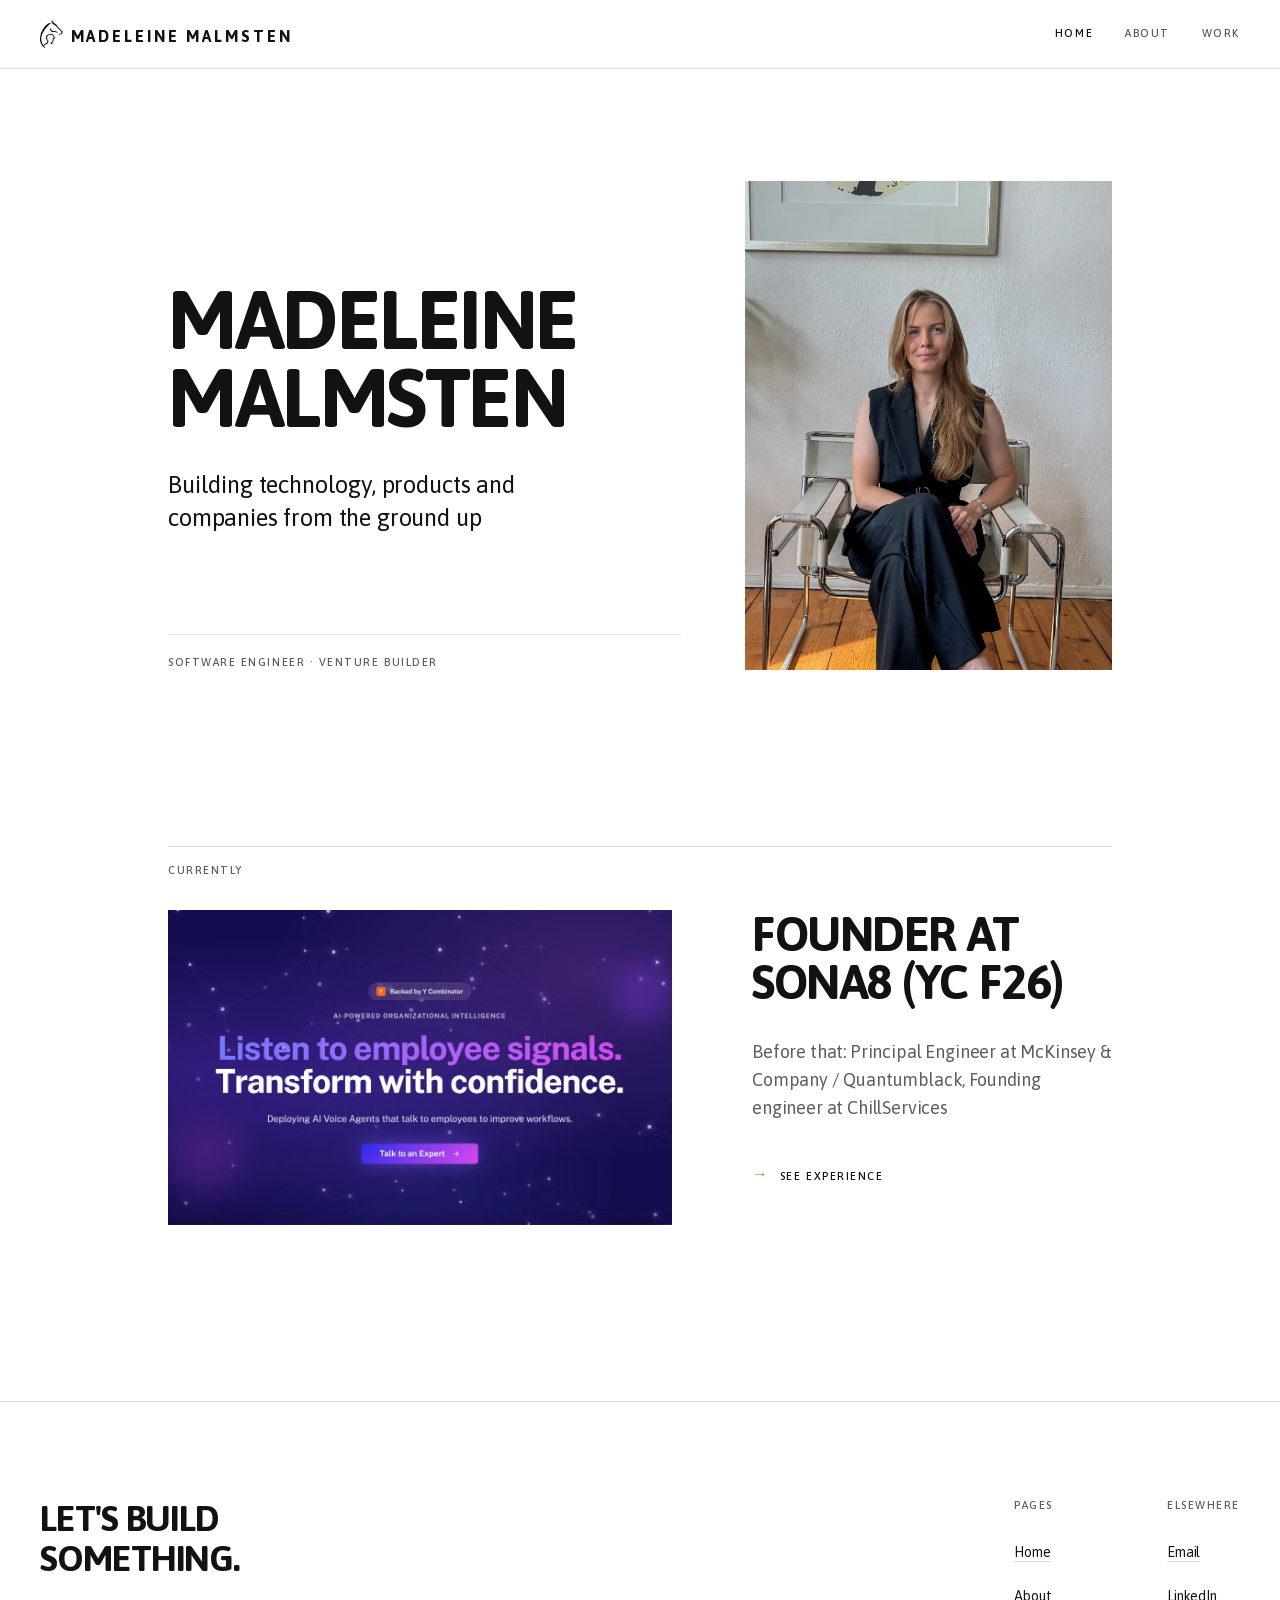
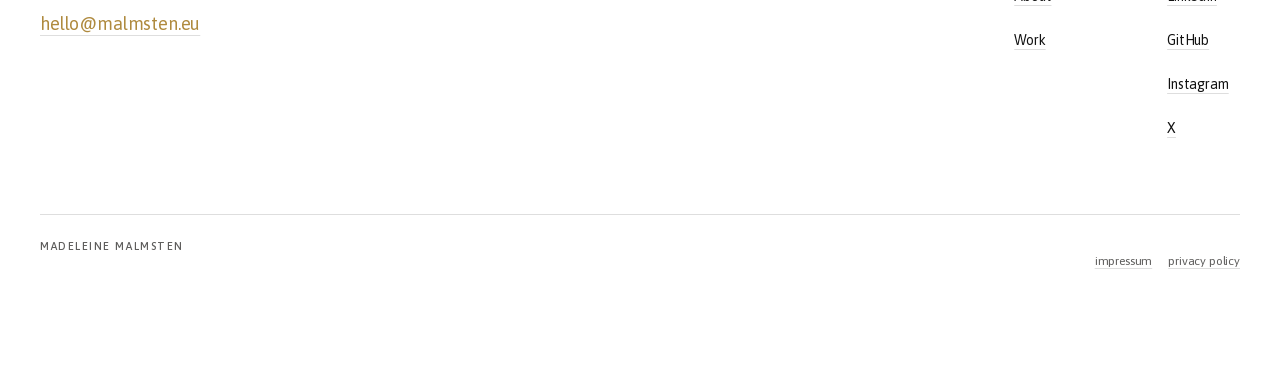
<file: index.html>
<!DOCTYPE html><html lang="en" class="asap_e6116f78-module__EqFZ5q__variable asap_f903436e-module__VfbDya__variable h-full antialiased"><head><meta charSet="utf-8"/><meta name="viewport" content="width=device-width, initial-scale=1"/><link rel="preload" href="/_next/static/media/bc44eae7e2e44295-s.p.1rh46f8phqm43.woff2" as="font" crossorigin="" type="font/woff2"/><link rel="preload" as="image" href="/_next/static/media/hero.2owhh567guc-q.webp" fetchPriority="high"/><link rel="preload" as="image" href="/_next/static/media/sona.3r1wt7000k6qk.webp" fetchPriority="high"/><link rel="stylesheet" href="/_next/static/chunks/4198i0v7agphd.css" data-precedence="next"/><link rel="preload" as="script" fetchPriority="low" href="/_next/static/chunks/3s6nzrbk-8mnv.js"/><script src="/_next/static/chunks/19mx3mg6lkumu.js" async=""></script><script src="/_next/static/chunks/1j_9b-l0n6u-t.js" async=""></script><script src="/_next/static/chunks/344n2zhqbh4pn.js" async=""></script><script src="/_next/static/chunks/turbopack-0wc1en2n1v2wu.js" async=""></script><script src="/_next/static/chunks/2pdscvb7piz2s.js" async=""></script><script src="/_next/static/chunks/2ifv-v2ggov31.js" async=""></script><script src="/_next/static/chunks/3asgzusumqy02.js" async=""></script><title>Madeleine Malmsten</title><meta name="description" content="Building technology, products and companies from the ground up"/><link rel="icon" href="/favicon.ico?favicon.0867xvy6iojxm.ico" sizes="48x48" type="image/x-icon"/><meta name="next-size-adjust" content=""/><script src="/_next/static/chunks/0cz1d0mv5g_q7.js" noModule=""></script></head><body class="min-h-full flex flex-col"><div hidden=""><!--$--><!--/$--></div><header class="sticky top-0 z-50 border-b border-rule bg-background/95 backdrop-blur-[2px]"><div class="mx-auto flex max-w-[1600px] items-center justify-between gap-4 px-5 py-2 md:px-10 md:py-3"><a class="meta flex min-h-11 min-w-11 items-center gap-2 text-base font-bold tracking-[0.18em] uppercase" aria-label="Madeleine Malmsten — Home" href="/"><svg viewBox="0 0 690 854" class="h-7 w-auto shrink-0"><path fill="currentColor" d="m318.188 90.688 3.275-.018c7.346.066 14.332.917 21.537 2.33v3c-1.534 1.312-1.534 1.312-3.707 2.645l-2.44 1.53-2.666 1.638c-13.606 8.606-26.98 17.677-38.667 28.808a195 195 0 0 1-6.204 5.59c-4.037 3.524-7.98 7.136-11.886 10.805l-2.088 1.96c-7.204 6.794-14.226 13.763-21.22 20.77l-4.052 4.048q-4.194 4.191-8.382 8.387a9214 9214 0 0 1-10.69 10.688q-4.164 4.159-8.322 8.32l-3.943 3.941c-6.461 6.453-12.826 12.898-18.733 19.87-1.774 1.955-3.576 3.881-5.375 5.813a273 273 0 0 0-12.133 14.105 490 490 0 0 1-5.672 6.883C168.097 262.222 159.933 272.967 152 284l-1.57 2.171C128.54 316.5 110.031 348.746 93 382l-.963 1.876C72.27 422.38 54.244 461.61 44.312 503.938l-.577 2.412c-.646 2.874-1.202 5.753-1.735 8.65l-.387 2.063c-2.7 14.838-3.048 29.465-2.95 44.52.024 3.846.021 7.69.015 11.536.021 19.532 1.069 38.759 4.51 58.006l.647 3.66C54.158 691.216 76.973 742.436 113 787c1.035-3.104 1.286-5.961 1.544-9.207 1.195-14.366 3.839-27.541 13.456-38.793l1.512-1.879c9.507-10.705 25.738-16.205 38.524-22.046 8.056-3.69 15.98-7.505 23.71-11.845l1.98-1.11c7.243-4.14 13.606-8.992 19.274-15.12l1.457-1.477c8.716-9.312 10.95-19.964 10.758-32.27-.533-14.694-6.324-23.16-15.56-33.773-19.042-22.037-31.289-49.73-31.03-79.043l-.035-3.998c.024-8.25.955-15.563 3.41-23.439l1.07-3.453c5.104-13.534 12.098-25.893 21.93-36.547l1.585-1.73c23.29-25.142 59.105-45.903 94.105-47.431 4.333-.046 8.665-.086 12.998-.089l2.377-.002c34.628.047 68.866 8.955 94.343 33.645 15.181 15.321 22.976 37.207 31.026 56.82 5.552 13.413 11.838 26.467 21.378 37.537l1.655 1.992c2.219 2.651 4.443 5.17 6.92 7.586C473 563 473 563 473 565a65 65 0 0 1-9.882 1.389l-2.85.182-3.038.183-3.14.197q-4.95.31-9.902.611l-6.725.42Q429.23 568.496 421 569c-.69 3.838-1.16 7.58-1.36 11.473-2.014 34.685-5.412 71.49-31.765 96.59C377.682 686.03 366.057 692.86 354 699c1.072 7.671 7.077 11.429 12.938 15.938C379.42 723.752 393.935 729.252 408 735v1c-5.738.815-11.317 1.172-17.11 1.203l-2.57.017q-2.677.014-5.354.02c-2.695.01-5.389.041-8.083.072-9.373.059-17.914-.246-26.883-3.312l-2.205-.729c-7.083-2.48-14.18-5.19-19.795-10.271-1.64-4.663-1.264-9.744-1.312-14.625l-.088-2.871c-.085-9.522 2.567-17.574 9.173-24.574 5.637-4.886 12.332-8.328 18.829-11.93 17.721-9.843 28.466-21.365 34.398-41 2.578-10.88 3.463-21.299 3.512-32.437l.054-4.506c.047-3.892.077-7.785.104-11.678.035-4.703.092-9.405.145-14.108.078-7.09.129-14.18.185-21.271l34 2-3.25-6.437c-4.99-10.27-8.679-21.048-12.448-31.809-7.997-22.708-19.218-35.537-40.802-46.067-11.377-5.006-22.926-7.788-35.355-7.925l-2.228-.03c-15.69-.167-30.748-.233-45.917 4.268l-2.592.731C264.169 463.96 249.304 471.39 236 485l-2.012 1.914c-16.314 16.644-19.41 42.064-19.195 64.027.308 14.336 3.82 26.336 10.207 39.059l1.367 2.805c4.959 9.183 13.01 16.875 21.633 22.633 5.58 4.094 6.618 10.065 8 16.562l.528 2.367c4.566 25.487-3.04 51.706-17.528 72.633-14.792 20.422-42.437 28.436-65.033 36.915-23.077 8.18-23.077 8.18-39.53 25.273-1.363 3.251-2.149 6.28-2.437 9.812l-.156 1.879c-.931 21.065 11.494 41.42 23.156 58.121q1.281 1.866 2.559 3.734c2.128 3.102 4.278 6.188 6.441 9.266l-1 2c-37.415-15.66-70.178-39.633-95-72l-3.043-3.855c-30.563-38.972-51.087-83.766-60.77-132.332l-.59-2.906C.107 624.32-.327 605.533-.261 586.678c.011-3.608 0-7.216-.012-10.824-.015-21.203 1.69-41.97 4.898-62.917l.386-2.546c12.367-80.881 40.62-155.452 82.412-225.73a745 745 0 0 0 4.19-7.169C105.19 254.022 120.067 231.197 137 210l1.543-1.937c5.97-7.475 12.004-14.85 18.477-21.899a267 267 0 0 0 5.542-6.289c3.007-3.458 6.21-6.668 9.477-9.879 1.878-1.911 3.61-3.886 5.336-5.934 3.376-3.918 7.094-7.312 10.977-10.722a228 228 0 0 0 5.171-4.711C220.451 123.359 254.391 103.756 290 94l3.61-1.031c8.194-2.003 16.17-2.24 24.577-2.281M365 0c1.855 2.783 2.9 5.125 4.066 8.234 10.948 28.647 27.212 49.233 48.835 70.853q2.205 2.211 4.396 4.434A210 210 0 0 0 442 101l1.853 1.458c7.013 5.419 14.344 9.863 22.147 14.042 13.564 7.28 24.923 15.854 36 26.5l1.984 1.758c8.09 7.385 13.378 17.28 17.454 27.304 3.325 8.086 7.918 14.322 13.562 20.938l2.957 3.531c5.462 6.477 11.094 12.788 16.82 19.031a319 319 0 0 1 5.598 6.313c5.074 5.83 10.36 11.467 15.625 17.125l1.849 1.99c6.814 7.328 13.626 14.631 20.807 21.604 1.838 1.886 3.531 3.786 5.234 5.79 5.14 5.888 10.697 11.367 16.22 16.893l3.522 3.533q3.68 3.688 7.363 7.37 4.678 4.68 9.342 9.373 3.632 3.648 7.274 7.287 1.722 1.724 3.44 3.452c8.176 8.228 16.484 16.07 26.136 22.583 5.824 4.403 11.007 10.166 12.49 17.452.18 3.569.122 7.042-.052 10.61l-.059 3.592c-.263 10.452-1.19 20.808-5.566 30.409l-.92 2.033c-9.217 19.433-25.75 30.724-45.389 38.306-3.21 1.062-6.403 1.934-9.691 2.723l-3.742.902c-17.107 3.734-34.737 2.413-52.07 1.223l-3.543-.237-3.29-.255-2.917-.222C560 445 560 445 557 443l3.645-1.031c4.701-1.334 9.398-2.684 14.094-4.036 3.342-.956 6.688-1.894 10.034-2.831 23.538-6.678 50.543-14.755 63.72-37.215 4.385-8.396 5.856-15.792 5.944-25.2l.032-2.57c-.093-6.573-1.167-11.32-5.45-16.523l-2.207-2.094-2.44-2.336a240 240 0 0 0-5.997-5.289c-4.85-4.15-9.279-8.727-13.745-13.282-3.002-3.043-6.03-5.979-9.282-8.753-5.49-4.737-10.56-9.903-15.675-15.037a2175 2175 0 0 0-5.206-5.2c-9.238-9.233-9.238-9.233-12.838-13.482-5.771-6.767-12.314-12.87-18.629-19.121-15.415-15.26-15.415-15.26-20.562-21.34-2.49-2.875-5.22-5.504-7.938-8.16-4.144-4.092-8.123-8.234-11.895-12.676-1.788-2.032-3.676-3.925-5.605-5.824-3.214-3.17-6.218-6.453-9.156-9.879-2.048-2.356-4.165-4.64-6.281-6.934a114 114 0 0 1-8.438-10.5c-20.426-28.636-49.278-45.97-81.095-59.735-24.823-10.756-43.974-28.983-54.342-54.39-8.85-23.025-7.577-46.527 1.714-69.124C361.087 6.813 362.97 3.439 365 0"></path><path fill="currentColor" d="M340 235h2c-.411 6.008-.95 11.89-2.062 17.813-3.389 21.494-1.227 41.194 11.25 59.375 14.963 14.963 32.082 18.479 52.476 20.496l4.101.429c5.002.525 10.006 1.035 15.01 1.542 43.112 4.37 43.112 4.37 60.913 10.533l2.61.893c20.044 7.128 39.927 18.746 49.347 38.544C538.309 391.26 541 398.824 541 406c-3.617-1.538-5.99-3.728-8.812-6.437-24.18-22.465-53.056-33.502-86.106-32.868-5.609.207-11.049.898-16.582 1.805-27.934 4.57-58.69 1.935-82.5-14.5-4.595-3.377-8.817-7.131-13-11l-1.8-1.634c-12.99-11.898-23.371-25.668-24.575-43.948-.372-9.746.577-18.329 4.375-27.418l1.098-2.664c3-6.568 7.239-11.87 11.902-17.336l1.566-1.937c3.72-4.54 7.96-8.283 12.434-12.063z"></path></svg><div class="mt-1 hidden md:inline">Madeleine<!-- --> <!-- -->Malmsten</div></a><nav aria-label="Primary" class="hidden md:block"><ul class="flex items-center gap-8"><li><a aria-current="page" class="meta inline-flex min-h-11 items-center transition-colors hover:text-accent text-foreground" href="/">Home</a></li><li><a class="meta inline-flex min-h-11 items-center text-foreground/70 transition-colors hover:text-accent" href="/about/">About</a></li><li><a class="meta inline-flex min-h-11 items-center text-foreground/70 transition-colors hover:text-accent" href="/work/">Work</a></li></ul></nav><button type="button" class="meta inline-flex min-h-11 min-w-11 items-center justify-center md:hidden" aria-expanded="false" aria-controls="mobile-nav">Menu</button></div></header><div class="mx-auto min-w-0 w-full max-w-5xl px-5 [overflow-wrap:anywhere] md:px-10 mt-8 sm:mt-12 md:mt-20 lg:mt-28"><div class="flex flex-col-reverse gap-6 md:grid md:grid-cols-[minmax(0,7fr)_minmax(0,5fr)] md:gap-8 lg:gap-16"><div class="@container flex min-w-0 flex-col justify-between gap-8"><div class="hidden md:block"></div><div><h1 class="text-[clamp(2.25rem,16cqi,6rem)]">Madeleine<!-- --> <!-- -->Malmsten</h1><p class="mt-4 max-w-[34ch] text-xl leading-snug lg:mt-8 lg:text-2xl lowercase first-letter:uppercase">Building technology, products and companies from the ground up</p></div><dl class="meta mt-12 border-t border-rule pt-5 text-muted-foreground md:mt-0 hidden md:block"><dd>Software engineer · Venture builder</dd></dl></div><figure class="relative min-w-0 self-start overflow-hidden bg-muted w-full aspect-9/10 sm:aspect-square md:aspect-3/4"><img alt="" fetchPriority="high" loading="eager" decoding="sync" data-nimg="fill" class="h-full w-full object-cover transition-transform duration-900 ease-out hover:scale-[1.03]" style="position:absolute;height:100%;width:100%;left:0;top:0;right:0;bottom:0;color:transparent" src="/_next/static/media/hero.2owhh567guc-q.webp"/></figure></div></div><div class="mx-auto min-w-0 w-full max-w-5xl px-5 [overflow-wrap:anywhere] md:px-10 mt-16 md:mt-28 lg:mt-44"><h2 class="meta border-t border-rule pt-4 text-muted-foreground">Currently</h2><div class="mt-8 grid gap-8 md:grid-cols-[minmax(0,7fr)_minmax(0,5fr)] md:gap-10 lg:gap-20"><figure class="relative min-w-0 self-start overflow-hidden bg-muted aspect-8/5"><img alt="" fetchPriority="high" loading="eager" decoding="sync" data-nimg="fill" class="h-full w-full object-cover transition-transform duration-900 ease-out hover:scale-[1.03]" style="position:absolute;height:100%;width:100%;left:0;top:0;right:0;bottom:0;color:transparent" src="/_next/static/media/sona.3r1wt7000k6qk.webp"/></figure><div><h2>Founder<!-- --> at <!-- -->Sona8 (YC F26)</h2><p class="mt-2 md:mt-8 max-w-[52ch] text-lg text-muted-foreground">Before that:<!-- --> <!-- -->Principal Engineer at McKinsey &amp; Company / Quantumblack, Founding engineer at ChillServices</p><div class="mt-8"><a class="group inline-flex min-h-11 items-center gap-3 hover:text-accent group-hover:text-accent" href="/work/"><span class="text-accent transition-transform duration-300 group-hover:translate-x-1 -mt-1">→</span><span class="meta">See experience</span></a></div></div></div></div><!--$--><!--/$--><footer class="mt-16 border-t border-rule md:mt-28 lg:mt-44"><div class="mx-auto max-w-[1600px] px-5 py-16 md:px-10 md:py-24"><div class="grid gap-12 md:grid-cols-[minmax(0,1fr)_auto]"><div><p class="display-sm md:max-w-[16ch]">Let&#x27;s build something.</p><a href="mailto:hello@malmsten.eu" class="link-underline mt-6 inline-flex min-h-11 max-w-full items-center break-words text-lg text-accent">hello@malmsten.eu</a></div><div class="grid grid-cols-2 gap-6 lg:gap-20"><nav aria-label="Footer"><p class="meta text-muted-foreground">Pages</p><ul class="mt-4"><li><a class="link-underline inline-flex min-h-11 items-center text-sm" href="/">Home</a></li><li><a class="link-underline inline-flex min-h-11 items-center text-sm" href="/about/">About</a></li><li><a class="link-underline inline-flex min-h-11 items-center text-sm" href="/work/">Work</a></li></ul></nav><div><p class="meta text-muted-foreground">Elsewhere</p><ul class="mt-4"><li><a href="mailto:hello@malmsten.eu" class="link-underline inline-flex min-h-11 items-center text-sm" rel="noreferrer">Email</a></li><li><a href="https://linkedin.com/in/mmalmsten" class="link-underline inline-flex min-h-11 items-center text-sm" rel="noreferrer" target="_blank">LinkedIn</a></li><li><a href="https://github.com/mmalmsten" class="link-underline inline-flex min-h-11 items-center text-sm" rel="noreferrer" target="_blank">GitHub</a></li><li><a href="https://instagram.com/madeleine.malmsten" class="link-underline inline-flex min-h-11 items-center text-sm" rel="noreferrer" target="_blank">Instagram</a></li><li><a href="https://x.com/madde" class="link-underline inline-flex min-h-11 items-center text-sm" rel="noreferrer" target="_blank">X</a></li></ul></div></div></div><div class="mt-16 flex flex-wrap justify-between gap-4 border-t border-rule pt-6 text-muted-foreground"><span class="meta">Madeleine<!-- --> <!-- -->Malmsten</span><div class="flex flex-wrap gap-x-4 gap-y-2 text-xs lowercase"><a class="link-underline inline-flex min-h-11 items-center" href="/impressum/">Impressum</a><a class="link-underline inline-flex min-h-11 items-center" href="/privacy/">Privacy Policy</a></div></div></div></footer><script src="/_next/static/chunks/3s6nzrbk-8mnv.js" id="_R_" async=""></script><script>(self.__next_f=self.__next_f||[]).push([0])</script><script>self.__next_f.push([1,"1:\"$Sreact.fragment\"\n2:I[48303,[\"/_next/static/chunks/2pdscvb7piz2s.js\",\"/_next/static/chunks/2ifv-v2ggov31.js\"],\"SiteHeader\"]\n3:I[39756,[\"/_next/static/chunks/2pdscvb7piz2s.js\",\"/_next/static/chunks/2ifv-v2ggov31.js\"],\"default\"]\n4:I[37457,[\"/_next/static/chunks/2pdscvb7piz2s.js\",\"/_next/static/chunks/2ifv-v2ggov31.js\"],\"default\"]\n5:I[22016,[\"/_next/static/chunks/2pdscvb7piz2s.js\",\"/_next/static/chunks/2ifv-v2ggov31.js\",\"/_next/static/chunks/3asgzusumqy02.js\"],\"\"]\n9:I[68027,[\"/_next/static/chunks/2pdscvb7piz2s.js\",\"/_next/static/chunks/2ifv-v2ggov31.js\"],\"default\",1]\n:HL[\"/_next/static/chunks/4198i0v7agphd.css\",\"style\"]\n:HL[\"/_next/static/media/bc44eae7e2e44295-s.p.1rh46f8phqm43.woff2\",\"font\",{\"crossOrigin\":\"\",\"type\":\"font/woff2\"}]\n0:{\"P\":null,\"c\":[\"\",\"\"],\"q\":\"\",\"i\":false,\"f\":[[[\"\",{\"children\":[\"__PAGE__\",{},\"$undefined\",\"$undefined\",4608]},\"$undefined\",\"$undefined\",4624],[[\"$\",\"$1\",\"c\",{\"children\":[[[\"$\",\"link\",\"0\",{\"rel\":\"stylesheet\",\"href\":\"/_next/static/chunks/4198i0v7agphd.css\",\"precedence\":\"next\",\"crossOrigin\":\"$undefined\",\"nonce\":\"$undefined\"}],[\"$\",\"script\",\"script-0\",{\"src\":\"/_next/static/chunks/2pdscvb7piz2s.js\",\"async\":true,\"nonce\":\"$undefined\"}],[\"$\",\"script\",\"script-1\",{\"src\":\"/_next/static/chunks/2ifv-v2ggov31.js\",\"async\":true,\"nonce\":\"$undefined\"}]],[\"$\",\"html\",null,{\"lang\":\"en\",\"className\":\"asap_e6116f78-module__EqFZ5q__variable asap_f903436e-module__VfbDya__variable h-full antialiased\",\"children\":[\"$\",\"body\",null,{\"className\":\"min-h-full flex flex-col\",\"children\":[[\"$\",\"$L2\",null,{}],[\"$\",\"$L3\",null,{\"parallelRouterKey\":\"children\",\"error\":\"$undefined\",\"errorStyles\":\"$undefined\",\"errorScripts\":\"$undefined\",\"template\":[\"$\",\"$L4\",null,{}],\"templateStyles\":\"$undefined\",\"templateScripts\":\"$undefined\",\"notFound\":[[[\"$\",\"title\",null,{\"children\":\"404: This page could not be found.\"}],[\"$\",\"div\",null,{\"style\":{\"fontFamily\":\"system-ui,\\\"Segoe UI\\\",Roboto,Helvetica,Arial,sans-serif,\\\"Apple Color Emoji\\\",\\\"Segoe UI Emoji\\\"\",\"height\":\"100vh\",\"textAlign\":\"center\",\"display\":\"flex\",\"flexDirection\":\"column\",\"alignItems\":\"center\",\"justifyContent\":\"center\"},\"children\":[\"$\",\"div\",null,{\"children\":[[\"$\",\"style\",null,{\"dangerouslySetInnerHTML\":{\"__html\":\"body{color:#000;background:#fff;margin:0}.next-error-h1{border-right:1px solid rgba(0,0,0,.3)}@media (prefers-color-scheme:dark){body{color:#fff;background:#000}.next-error-h1{border-right:1px solid rgba(255,255,255,.3)}}\"}}],[\"$\",\"h1\",null,{\"className\":\"next-error-h1\",\"style\":{\"display\":\"inline-block\",\"margin\":\"0 20px 0 0\",\"padding\":\"0 23px 0 0\",\"fontSize\":24,\"fontWeight\":500,\"verticalAlign\":\"top\",\"lineHeight\":\"49px\"},\"children\":404}],[\"$\",\"div\",null,{\"style\":{\"display\":\"inline-block\"},\"children\":[\"$\",\"h2\",null,{\"style\":{\"fontSize\":14,\"fontWeight\":400,\"lineHeight\":\"49px\",\"margin\":0},\"children\":\"This page could not be found.\"}]}]]}]}]],[]],\"forbidden\":\"$undefined\",\"unauthorized\":\"$undefined\"}],[\"$\",\"footer\",null,{\"className\":\"mt-16 border-t border-rule md:mt-28 lg:mt-44\",\"children\":[\"$\",\"div\",null,{\"className\":\"mx-auto max-w-[1600px] px-5 py-16 md:px-10 md:py-24\",\"children\":[[\"$\",\"div\",null,{\"className\":\"grid gap-12 md:grid-cols-[minmax(0,1fr)_auto]\",\"children\":[[\"$\",\"div\",null,{\"children\":[[\"$\",\"p\",null,{\"className\":\"display-sm md:max-w-[16ch]\",\"children\":\"Let's build something.\"}],[\"$\",\"a\",null,{\"href\":\"mailto:hello@malmsten.eu\",\"className\":\"link-underline mt-6 inline-flex min-h-11 max-w-full items-center break-words text-lg text-accent\",\"children\":\"hello@malmsten.eu\"}]]}],[\"$\",\"div\",null,{\"className\":\"grid grid-cols-2 gap-6 lg:gap-20\",\"children\":[[\"$\",\"nav\",null,{\"aria-label\":\"Footer\",\"children\":[[\"$\",\"p\",null,{\"className\":\"meta text-muted-foreground\",\"children\":\"Pages\"}],[\"$\",\"ul\",null,{\"className\":\"mt-4\",\"children\":[[\"$\",\"li\",\"/\",{\"children\":[\"$\",\"$L5\",null,{\"href\":\"/\",\"className\":\"link-underline inline-flex min-h-11 items-center text-sm\",\"children\":\"Home\"}]}],[\"$\",\"li\",\"/about\",{\"children\":[\"$\",\"$L5\",null,{\"href\":\"/about\",\"className\":\"link-underline inline-flex min-h-11 items-center text-sm\",\"children\":\"About\"}]}],[\"$\",\"li\",\"/work\",{\"children\":[\"$\",\"$L5\",null,{\"href\":\"/work\",\"className\":\"link-underline inline-flex min-h-11 items-center text-sm\",\"children\":\"Work\"}]}]]}]]}],[\"$\",\"div\",null,{\"children\":[[\"$\",\"p\",null,{\"className\":\"meta text-muted-foreground\",\"children\":\"Elsewhere\"}],[\"$\",\"ul\",null,{\"className\":\"mt-4\",\"children\":[[\"$\",\"li\",\"Email\",{\"children\":[\"$\",\"a\",null,{\"href\":\"mailto:hello@malmsten.eu\",\"className\":\"link-underline inline-flex min-h-11 items-center text-sm\",\"rel\":\"noreferrer\",\"target\":\"$undefined\",\"children\":\"Email\"}]}],[\"$\",\"li\",\"LinkedIn\",{\"children\":[\"$\",\"a\",null,{\"href\":\"https://linkedin.com/in/mmalmsten\",\"className\":\"link-underline inline-flex min-h-11 items-center text-sm\",\"rel\":\"noreferrer\",\"target\":\"_blank\",\"children\":\"LinkedIn\"}]}],[\"$\",\"li\",\"GitHub\",{\"children\":[\"$\",\"a\",null,{\"href\":\"https://github.com/mmalmsten\",\"className\":\"link-underline inline-flex min-h-11 items-center text-sm\",\"rel\":\"noreferrer\",\"target\":\"_blank\",\"children\":\"GitHub\"}]}],[\"$\",\"li\",\"Instagram\",{\"children\":[\"$\",\"a\",null,{\"href\":\"https://instagram.com/madeleine.malmsten\",\"className\":\"link-underline inline-flex min-h-11 items-center text-sm\",\"rel\":\"noreferrer\",\"target\":\"_blank\",\"children\":\"Instagram\"}]}],[\"$\",\"li\",\"X\",{\"children\":[\"$\",\"a\",null,{\"href\":\"https://x.com/madde\",\"className\":\"link-underline inline-flex min-h-11 items-center text-sm\",\"rel\":\"noreferrer\",\"target\":\"_blank\",\"children\":\"X\"}]}]]}]]}]]}]]}],\"$L6\"]}]}]]}]}]]}],{\"children\":[\"$L7\",{},null,false,null]},null,false,null],\"$L8\",false]],\"m\":\"$undefined\",\"G\":[\"$9\",[\"$La\"]],\"S\":true,\"h\":null,\"r\":\"$undefined\",\"s\":\"$undefined\",\"a\":\"$undefined\",\"l\":\"$undefined\",\"p\":\"$undefined\",\"d\":\"$undefined\",\"b\":\"JF0XfmSEEQIlwCPhh3ya6\"}\nc:I[97367,[\"/_next/static/chunks/2pdscvb7piz2s.js\",\"/_next/static/chunks/2ifv-v2ggov31.js\"],\"OutletBoundary\"]\nd:\"$Sreact.suspense\"\nf:I[97367,[\"/_next/static/chunks/2pdscvb7piz2s.js\",\"/_next/static/chunks/2ifv-v2ggov31.js\"],\"ViewportBoundary\"]\n11:I[97367,[\"/_next/static/chunks/2pdscvb7piz2s.js\",\"/_next/static/chunks/2ifv-v2ggov31.js\"],\"MetadataBoundary\"]\n6:[\"$\",\"div\",null,{\"className\":\"mt-16 flex flex-wrap justify-between gap-4 border-t border-rule pt-6 text-muted-foreground\",\"children\":[[\"$\",\"span\",null,{\"className\":\"meta\",\"children\":[\"Madeleine\",\" \",\"Malmsten\"]}],[\"$\",\"div\",null,{\"className\":\"flex flex-wrap gap-x-4 gap-y-2 text-xs lowercase\",\"children\":[[\"$\",\"$L5\",\"/impressum\",{\"href\":\"/impressum\",\"className\":\"link-underline inline-flex min-h-11 items-center\",\"children\":\"Impressum\"}],[\"$\",\"$L5\",\"/privacy\",{\"href\":\"/privacy\",\"className\":\"link-underline inline-flex min-h-11 items-center\",\"children\":\"Privacy Policy\"}]]}]]}]\n7:[\"$\",\"$1\",\"c\",{\"children\":[\"$Lb\",[[\"$\",\"script\",\"script-0\",{\"src\":\"/_next/static/chunks/3asgzusumqy02.js\",\"async\":true,\"nonce\":\"$undefined\"}]],[\"$\",\"$Lc\",null,{\"children\":[\"$\",\"$d\",null,{\"name\":\"Next.MetadataOutlet\",\"children\":\"$@e\"}]}]]}]\n8:[\"$\",\"$1\",\"h\",{\"children\":[null,[\"$\",\"$Lf\",null,{\"children\":\"$L10\"}],[\"$\",\"div\",null,{\"hidden\":true,\"children\":[\"$\",\"$L11\",null,{\"children\":[\"$\",\"$d\",null,{\"name\":\"Next.Metadata\",\"children\":\"$L12\"}]}]}],[\"$\",\"meta\",null,{\"name\":\"next-size-adjust\",\"content\":\"\"}]]}]\na:[\"$\",\"link\",\"0\",{\"rel\":\"stylesheet\",\"href\":\"/_next/static/chunks/4198i0v7agphd.css\",\"precedence\":\"next\",\"crossOrigin\":\"$undefined\",\"nonce\":\"$undefined\"}]\n13:I[5500,[\"/_next/static/chunks/2pdscvb7piz2s.js\",\"/_next/static/chunks/2ifv-v2ggov31.js\",\"/_next/static/chunks/3asgzusumqy02.js\"],\"Image\"]\nb:[[\"$\",\"div\",null,{\"className\":\"mx-auto min-w-0 w-full max-w-5xl px-5 [overflow-wrap:anywhere] md:px-10 mt-8 sm:mt-12 md:mt-20 lg:mt-28\",\"children\":[\"$\",\"div\",null,{\"className\":\"flex flex-col-reverse gap-6 md:grid md:grid-cols-[minmax(0,7fr)_minmax(0,5fr)] md:gap-8 lg:gap-16\",\"children\":[[\"$\",\"div\",null,{\"className\":\"@container flex min-w-0 flex-col justify-between gap-8\",\"children\":[[\"$\",\"div\",null,{\"className\":\"hidden md:block\"}],[\"$\",\"div\",null,{\"children\":[[\"$\",\"h1\",null,{\"className\":\"text-[clamp(2.25rem,16cqi,6rem)]\",\"children\":[\"Madeleine\",\" \",\"Malmsten\"]}],[\"$\",\"p\",null,{\"className\":\"mt-4 max-w-[34ch] text-xl leading-snug lg:mt-8 lg:text-2xl lowercase first-letter:uppercase\",\"children\":\"Building technology, products and companies from the ground up\"}]]}],[\"$\",\"dl\",null,{\"className\":\"meta mt-12 border-t border-rule pt-5 text-muted-foreground md:mt-0 hidden md:block\",\"children\":[\"$\",\"dd\",null,{\"children\":\"Software engineer · Venture builder\"}]}]]}],[\"$\",\"figure\",null,{\"className\":\"relative min-w-0 self-start overflow-hidden bg-muted w-full aspect-9/10 sm:aspect-square md:aspect-3/4\",\"children\":[\"$\",\"$L13\",null,{\"src\":{\"src\":\"/_next/static/media/hero.2owhh567guc-q.webp\",\"width\":2414,\"height\":3219,\"blurWidth\":6,\"blurHeight\":8,\"blurDataURL\":\"[data-uri]\"},\"alt\":\"\",\"fill\":true,\"sizes\":\"(min-width: 1024px) 520px, (min-width: 768px) 55vw, calc(100vw - 40px)\",\"loading\":\"eager\",\"decoding\":\"sync\",\"fetchPriority\":\"high\",\"className\":\"h-full w-full object-cover transition-transform duration-900 ease-out hover:scale-[1.03]\"}]}]]}]}],[\"$\",\"div\",null,{\"className\":\"mx-auto min-w-0 w-full max-w-5xl px-5 [overflow-wrap:anywhere] md:px-10 mt-16 md:mt-28 lg:mt-44\",\"children\":[[\"$\",\"h2\",null,{\"id\":\"$undefined\",\"className\":\"meta border-t border-rule pt-4 text-muted-foreground\",\"children\":\"Currently\"}],[\"$\",\"div\",null,{\"className\":\"mt-8 grid gap-8 md:grid-cols-[minmax(0,7fr)_minmax(0,5fr)] md:gap-10 lg:gap-20\",\"children\":[[\"$\",\"figure\",null,{\"className\":\"relative min-w-0 self-start overflow-hidden bg-muted aspect-8/5\",\"children\":[\"$\",\"$L13\",null,{\"src\":{\"src\":\"/_next/static/media/sona.3r1wt7000k6qk.webp\",\"width\":2492,\"height\":1370,\"blurWidth\":8,\"blurHeight\":4,\"blurDataURL\":\"[data-uri]\"},\"alt\":\"\",\"fill\":true,\"sizes\":\"(min-width: 1024px) 520px, (min-width: 768px) 55vw, calc(100vw - 40px)\",\"loading\":\"eager\",\"decoding\":\"sync\",\"fetchPriority\":\"high\",\"className\":\"h-full w-full object-cover transition-transform duration-900 ease-out hover:scale-[1.03]\"}]}],[\"$\",\"div\",null,{\"children\":[[\"$\",\"h2\",null,{\"children\":[\"Founder\",\" at \",\"Sona8 (YC F26)\"]}],[\"$\",\"p\",null,{\"className\":\"mt-2 md:mt-8 max-w-[52ch] text-lg text-muted-foreground\",\"children\":[\"Before that:\",\" \",\"Principal Engineer at McKinsey \u0026 Company / Quantumblack, Founding engineer at ChillServices\"]}],[\"$\",\"div\",null,{\"className\":\"mt-8\",\"children\":[\"$\",\"$L5\",null,{\"href\":\"/work\",\"className\":\"group inline-flex min-h-11 items-center gap-3 hover:text-accent group-hover:text-accent\",\"children\":[[\"$\",\"span\",null,{\"className\":\"text-accent transition-transform duration-300 group-hover:translate-x-1 -mt-1\",\"children\":\"→\"}],[\"$\",\"span\",null,{\"className\":\"meta\",\"children\":\"See experience\"}]]}]}]]}]]}]]}]]\n10:[[\"$\",\"meta\",\"0\",{\"charSet\":\"utf-8\"}],[\"$\",\"meta\",\"1\",{\"name\":\"viewport\",\"content\":\"width=device-width, initial-scale=1\"}]]\n14:I[27201,[\"/_next/static/chunks/2pdscvb7piz2s.js\",\"/_next/static/chunks/2ifv-v2ggov31.js\"],\"IconMark\"]\ne:null\n12:[[\"$\",\"title\",\"0\",{\"children\":\"Madeleine Malmsten\"}],[\"$\",\"meta\",\"1\",{\"name\":\"description\",\"content\":\"Building technology, products and companies from the ground up\"}],[\"$\",\"link\",\"2\",{\"rel\":\"icon\",\"href\":\"/favicon.ico?favicon.0867xvy6iojxm.ico\",\"sizes\":\"48x48\",\"type\":\"image/x-icon\"}],[\"$\",\"$L14\",\"3\",{}]]\n"])</script></body></html>
</file>
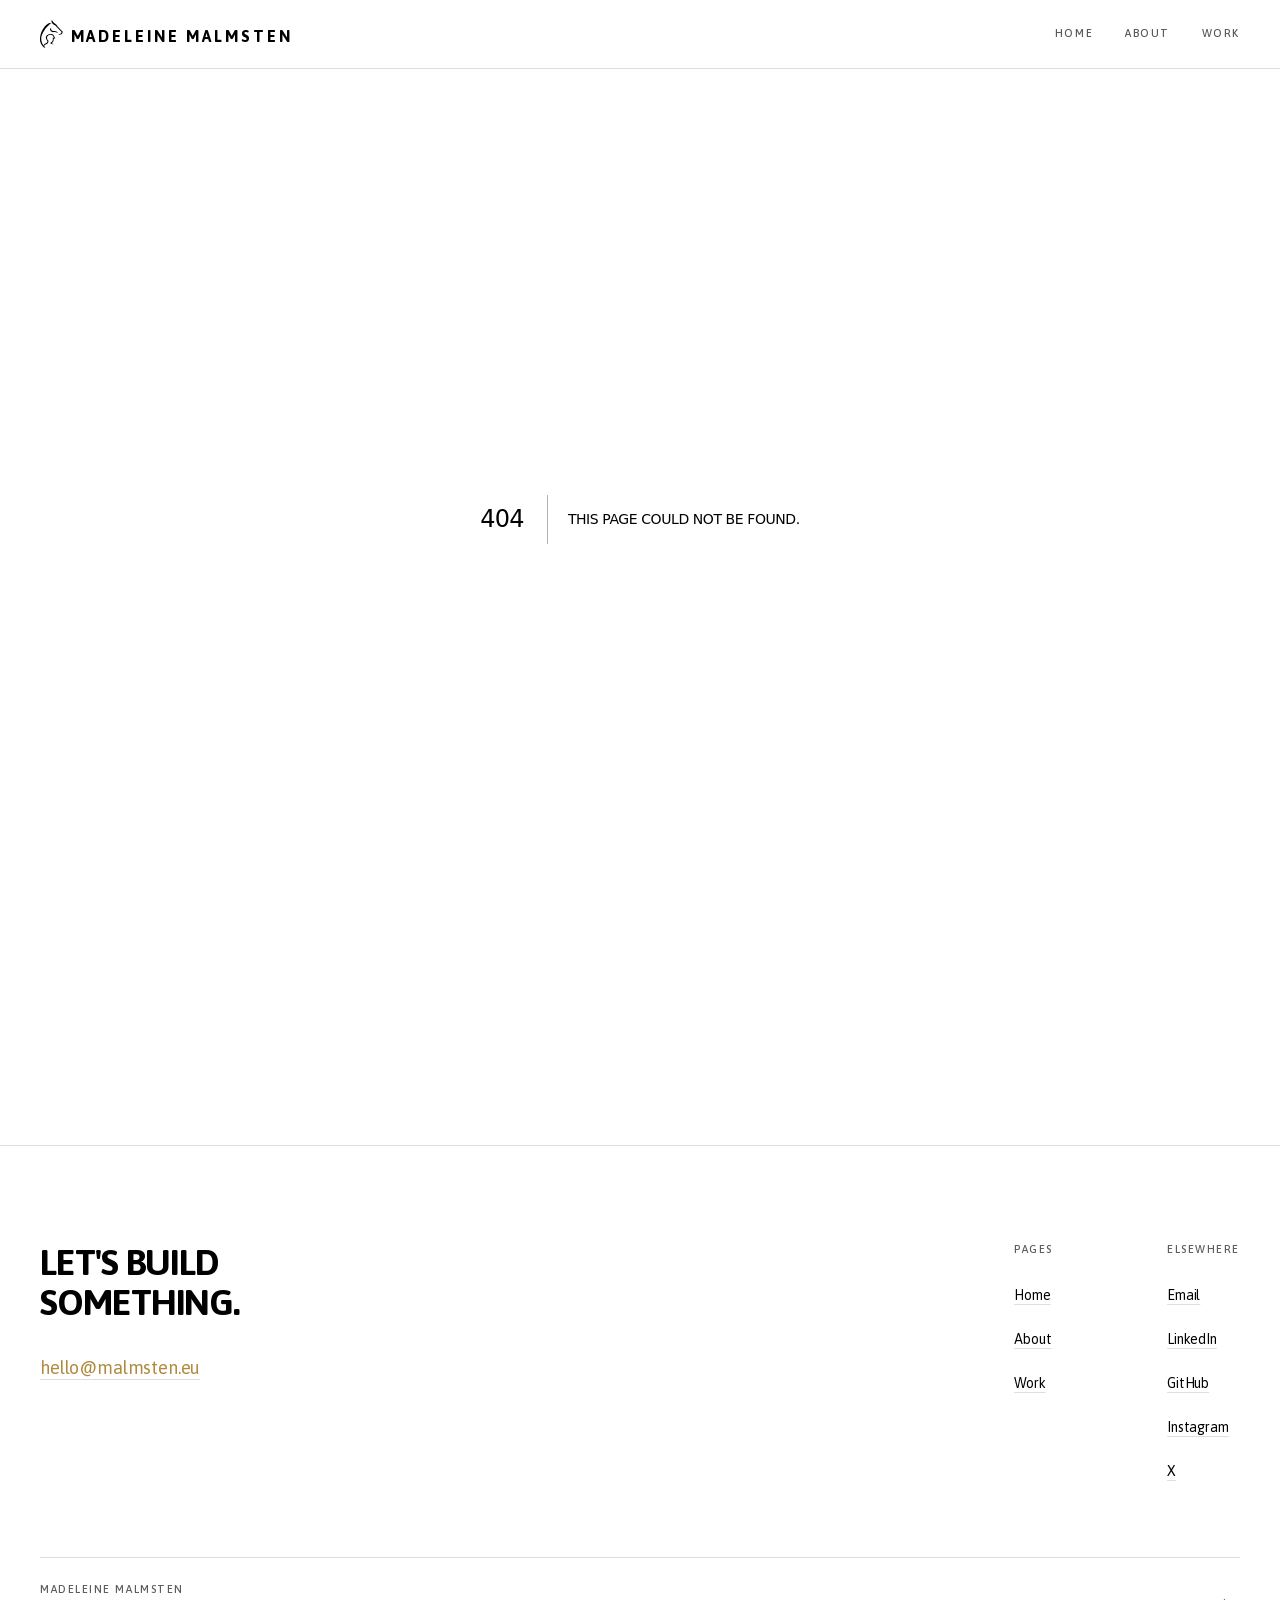
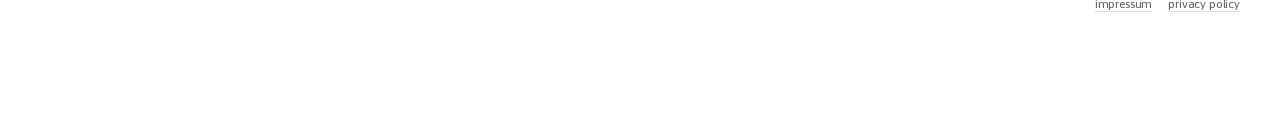
<file: 404/index.html>
<!DOCTYPE html><html lang="en" class="asap_e6116f78-module__EqFZ5q__variable asap_f903436e-module__VfbDya__variable h-full antialiased"><head><meta charSet="utf-8"/><meta name="viewport" content="width=device-width, initial-scale=1"/><link rel="stylesheet" href="/_next/static/chunks/4198i0v7agphd.css" data-precedence="next"/><link rel="preload" as="script" fetchPriority="low" href="/_next/static/chunks/3s6nzrbk-8mnv.js"/><script src="/_next/static/chunks/19mx3mg6lkumu.js" async=""></script><script src="/_next/static/chunks/1j_9b-l0n6u-t.js" async=""></script><script src="/_next/static/chunks/344n2zhqbh4pn.js" async=""></script><script src="/_next/static/chunks/turbopack-0wc1en2n1v2wu.js" async=""></script><script src="/_next/static/chunks/2pdscvb7piz2s.js" async=""></script><script src="/_next/static/chunks/2ifv-v2ggov31.js" async=""></script><meta name="robots" content="noindex"/><title>Madeleine Malmsten</title><meta name="description" content="Building technology, products and companies from the ground up"/><link rel="icon" href="/favicon.ico?favicon.0867xvy6iojxm.ico" sizes="48x48" type="image/x-icon"/><meta name="next-size-adjust" content=""/><title>404: This page could not be found.</title><script src="/_next/static/chunks/0cz1d0mv5g_q7.js" noModule=""></script></head><body class="min-h-full flex flex-col"><div hidden=""><!--$--><!--/$--></div><header class="sticky top-0 z-50 border-b border-rule bg-background/95 backdrop-blur-[2px]"><div class="mx-auto flex max-w-[1600px] items-center justify-between gap-4 px-5 py-2 md:px-10 md:py-3"><a class="meta flex min-h-11 min-w-11 items-center gap-2 text-base font-bold tracking-[0.18em] uppercase" aria-label="Madeleine Malmsten — Home" href="/"><svg viewBox="0 0 690 854" class="h-7 w-auto shrink-0"><path fill="currentColor" d="m318.188 90.688 3.275-.018c7.346.066 14.332.917 21.537 2.33v3c-1.534 1.312-1.534 1.312-3.707 2.645l-2.44 1.53-2.666 1.638c-13.606 8.606-26.98 17.677-38.667 28.808a195 195 0 0 1-6.204 5.59c-4.037 3.524-7.98 7.136-11.886 10.805l-2.088 1.96c-7.204 6.794-14.226 13.763-21.22 20.77l-4.052 4.048q-4.194 4.191-8.382 8.387a9214 9214 0 0 1-10.69 10.688q-4.164 4.159-8.322 8.32l-3.943 3.941c-6.461 6.453-12.826 12.898-18.733 19.87-1.774 1.955-3.576 3.881-5.375 5.813a273 273 0 0 0-12.133 14.105 490 490 0 0 1-5.672 6.883C168.097 262.222 159.933 272.967 152 284l-1.57 2.171C128.54 316.5 110.031 348.746 93 382l-.963 1.876C72.27 422.38 54.244 461.61 44.312 503.938l-.577 2.412c-.646 2.874-1.202 5.753-1.735 8.65l-.387 2.063c-2.7 14.838-3.048 29.465-2.95 44.52.024 3.846.021 7.69.015 11.536.021 19.532 1.069 38.759 4.51 58.006l.647 3.66C54.158 691.216 76.973 742.436 113 787c1.035-3.104 1.286-5.961 1.544-9.207 1.195-14.366 3.839-27.541 13.456-38.793l1.512-1.879c9.507-10.705 25.738-16.205 38.524-22.046 8.056-3.69 15.98-7.505 23.71-11.845l1.98-1.11c7.243-4.14 13.606-8.992 19.274-15.12l1.457-1.477c8.716-9.312 10.95-19.964 10.758-32.27-.533-14.694-6.324-23.16-15.56-33.773-19.042-22.037-31.289-49.73-31.03-79.043l-.035-3.998c.024-8.25.955-15.563 3.41-23.439l1.07-3.453c5.104-13.534 12.098-25.893 21.93-36.547l1.585-1.73c23.29-25.142 59.105-45.903 94.105-47.431 4.333-.046 8.665-.086 12.998-.089l2.377-.002c34.628.047 68.866 8.955 94.343 33.645 15.181 15.321 22.976 37.207 31.026 56.82 5.552 13.413 11.838 26.467 21.378 37.537l1.655 1.992c2.219 2.651 4.443 5.17 6.92 7.586C473 563 473 563 473 565a65 65 0 0 1-9.882 1.389l-2.85.182-3.038.183-3.14.197q-4.95.31-9.902.611l-6.725.42Q429.23 568.496 421 569c-.69 3.838-1.16 7.58-1.36 11.473-2.014 34.685-5.412 71.49-31.765 96.59C377.682 686.03 366.057 692.86 354 699c1.072 7.671 7.077 11.429 12.938 15.938C379.42 723.752 393.935 729.252 408 735v1c-5.738.815-11.317 1.172-17.11 1.203l-2.57.017q-2.677.014-5.354.02c-2.695.01-5.389.041-8.083.072-9.373.059-17.914-.246-26.883-3.312l-2.205-.729c-7.083-2.48-14.18-5.19-19.795-10.271-1.64-4.663-1.264-9.744-1.312-14.625l-.088-2.871c-.085-9.522 2.567-17.574 9.173-24.574 5.637-4.886 12.332-8.328 18.829-11.93 17.721-9.843 28.466-21.365 34.398-41 2.578-10.88 3.463-21.299 3.512-32.437l.054-4.506c.047-3.892.077-7.785.104-11.678.035-4.703.092-9.405.145-14.108.078-7.09.129-14.18.185-21.271l34 2-3.25-6.437c-4.99-10.27-8.679-21.048-12.448-31.809-7.997-22.708-19.218-35.537-40.802-46.067-11.377-5.006-22.926-7.788-35.355-7.925l-2.228-.03c-15.69-.167-30.748-.233-45.917 4.268l-2.592.731C264.169 463.96 249.304 471.39 236 485l-2.012 1.914c-16.314 16.644-19.41 42.064-19.195 64.027.308 14.336 3.82 26.336 10.207 39.059l1.367 2.805c4.959 9.183 13.01 16.875 21.633 22.633 5.58 4.094 6.618 10.065 8 16.562l.528 2.367c4.566 25.487-3.04 51.706-17.528 72.633-14.792 20.422-42.437 28.436-65.033 36.915-23.077 8.18-23.077 8.18-39.53 25.273-1.363 3.251-2.149 6.28-2.437 9.812l-.156 1.879c-.931 21.065 11.494 41.42 23.156 58.121q1.281 1.866 2.559 3.734c2.128 3.102 4.278 6.188 6.441 9.266l-1 2c-37.415-15.66-70.178-39.633-95-72l-3.043-3.855c-30.563-38.972-51.087-83.766-60.77-132.332l-.59-2.906C.107 624.32-.327 605.533-.261 586.678c.011-3.608 0-7.216-.012-10.824-.015-21.203 1.69-41.97 4.898-62.917l.386-2.546c12.367-80.881 40.62-155.452 82.412-225.73a745 745 0 0 0 4.19-7.169C105.19 254.022 120.067 231.197 137 210l1.543-1.937c5.97-7.475 12.004-14.85 18.477-21.899a267 267 0 0 0 5.542-6.289c3.007-3.458 6.21-6.668 9.477-9.879 1.878-1.911 3.61-3.886 5.336-5.934 3.376-3.918 7.094-7.312 10.977-10.722a228 228 0 0 0 5.171-4.711C220.451 123.359 254.391 103.756 290 94l3.61-1.031c8.194-2.003 16.17-2.24 24.577-2.281M365 0c1.855 2.783 2.9 5.125 4.066 8.234 10.948 28.647 27.212 49.233 48.835 70.853q2.205 2.211 4.396 4.434A210 210 0 0 0 442 101l1.853 1.458c7.013 5.419 14.344 9.863 22.147 14.042 13.564 7.28 24.923 15.854 36 26.5l1.984 1.758c8.09 7.385 13.378 17.28 17.454 27.304 3.325 8.086 7.918 14.322 13.562 20.938l2.957 3.531c5.462 6.477 11.094 12.788 16.82 19.031a319 319 0 0 1 5.598 6.313c5.074 5.83 10.36 11.467 15.625 17.125l1.849 1.99c6.814 7.328 13.626 14.631 20.807 21.604 1.838 1.886 3.531 3.786 5.234 5.79 5.14 5.888 10.697 11.367 16.22 16.893l3.522 3.533q3.68 3.688 7.363 7.37 4.678 4.68 9.342 9.373 3.632 3.648 7.274 7.287 1.722 1.724 3.44 3.452c8.176 8.228 16.484 16.07 26.136 22.583 5.824 4.403 11.007 10.166 12.49 17.452.18 3.569.122 7.042-.052 10.61l-.059 3.592c-.263 10.452-1.19 20.808-5.566 30.409l-.92 2.033c-9.217 19.433-25.75 30.724-45.389 38.306-3.21 1.062-6.403 1.934-9.691 2.723l-3.742.902c-17.107 3.734-34.737 2.413-52.07 1.223l-3.543-.237-3.29-.255-2.917-.222C560 445 560 445 557 443l3.645-1.031c4.701-1.334 9.398-2.684 14.094-4.036 3.342-.956 6.688-1.894 10.034-2.831 23.538-6.678 50.543-14.755 63.72-37.215 4.385-8.396 5.856-15.792 5.944-25.2l.032-2.57c-.093-6.573-1.167-11.32-5.45-16.523l-2.207-2.094-2.44-2.336a240 240 0 0 0-5.997-5.289c-4.85-4.15-9.279-8.727-13.745-13.282-3.002-3.043-6.03-5.979-9.282-8.753-5.49-4.737-10.56-9.903-15.675-15.037a2175 2175 0 0 0-5.206-5.2c-9.238-9.233-9.238-9.233-12.838-13.482-5.771-6.767-12.314-12.87-18.629-19.121-15.415-15.26-15.415-15.26-20.562-21.34-2.49-2.875-5.22-5.504-7.938-8.16-4.144-4.092-8.123-8.234-11.895-12.676-1.788-2.032-3.676-3.925-5.605-5.824-3.214-3.17-6.218-6.453-9.156-9.879-2.048-2.356-4.165-4.64-6.281-6.934a114 114 0 0 1-8.438-10.5c-20.426-28.636-49.278-45.97-81.095-59.735-24.823-10.756-43.974-28.983-54.342-54.39-8.85-23.025-7.577-46.527 1.714-69.124C361.087 6.813 362.97 3.439 365 0"></path><path fill="currentColor" d="M340 235h2c-.411 6.008-.95 11.89-2.062 17.813-3.389 21.494-1.227 41.194 11.25 59.375 14.963 14.963 32.082 18.479 52.476 20.496l4.101.429c5.002.525 10.006 1.035 15.01 1.542 43.112 4.37 43.112 4.37 60.913 10.533l2.61.893c20.044 7.128 39.927 18.746 49.347 38.544C538.309 391.26 541 398.824 541 406c-3.617-1.538-5.99-3.728-8.812-6.437-24.18-22.465-53.056-33.502-86.106-32.868-5.609.207-11.049.898-16.582 1.805-27.934 4.57-58.69 1.935-82.5-14.5-4.595-3.377-8.817-7.131-13-11l-1.8-1.634c-12.99-11.898-23.371-25.668-24.575-43.948-.372-9.746.577-18.329 4.375-27.418l1.098-2.664c3-6.568 7.239-11.87 11.902-17.336l1.566-1.937c3.72-4.54 7.96-8.283 12.434-12.063z"></path></svg><div class="mt-1 hidden md:inline">Madeleine<!-- --> <!-- -->Malmsten</div></a><nav aria-label="Primary" class="hidden md:block"><ul class="flex items-center gap-8"><li><a class="meta inline-flex min-h-11 items-center text-foreground/70 transition-colors hover:text-accent" href="/">Home</a></li><li><a class="meta inline-flex min-h-11 items-center text-foreground/70 transition-colors hover:text-accent" href="/about/">About</a></li><li><a class="meta inline-flex min-h-11 items-center text-foreground/70 transition-colors hover:text-accent" href="/work/">Work</a></li></ul></nav><button type="button" class="meta inline-flex min-h-11 min-w-11 items-center justify-center md:hidden" aria-expanded="false" aria-controls="mobile-nav">Menu</button></div></header><div style="font-family:system-ui,&quot;Segoe UI&quot;,Roboto,Helvetica,Arial,sans-serif,&quot;Apple Color Emoji&quot;,&quot;Segoe UI Emoji&quot;;height:100vh;text-align:center;display:flex;flex-direction:column;align-items:center;justify-content:center"><div><style>body{color:#000;background:#fff;margin:0}.next-error-h1{border-right:1px solid rgba(0,0,0,.3)}@media (prefers-color-scheme:dark){body{color:#fff;background:#000}.next-error-h1{border-right:1px solid rgba(255,255,255,.3)}}</style><h1 class="next-error-h1" style="display:inline-block;margin:0 20px 0 0;padding:0 23px 0 0;font-size:24px;font-weight:500;vertical-align:top;line-height:49px">404</h1><div style="display:inline-block"><h2 style="font-size:14px;font-weight:400;line-height:49px;margin:0">This page could not be found.</h2></div></div></div><!--$--><!--/$--><footer class="mt-16 border-t border-rule md:mt-28 lg:mt-44"><div class="mx-auto max-w-[1600px] px-5 py-16 md:px-10 md:py-24"><div class="grid gap-12 md:grid-cols-[minmax(0,1fr)_auto]"><div><p class="display-sm md:max-w-[16ch]">Let&#x27;s build something.</p><a href="mailto:hello@malmsten.eu" class="link-underline mt-6 inline-flex min-h-11 max-w-full items-center break-words text-lg text-accent">hello@malmsten.eu</a></div><div class="grid grid-cols-2 gap-6 lg:gap-20"><nav aria-label="Footer"><p class="meta text-muted-foreground">Pages</p><ul class="mt-4"><li><a class="link-underline inline-flex min-h-11 items-center text-sm" href="/">Home</a></li><li><a class="link-underline inline-flex min-h-11 items-center text-sm" href="/about/">About</a></li><li><a class="link-underline inline-flex min-h-11 items-center text-sm" href="/work/">Work</a></li></ul></nav><div><p class="meta text-muted-foreground">Elsewhere</p><ul class="mt-4"><li><a href="mailto:hello@malmsten.eu" class="link-underline inline-flex min-h-11 items-center text-sm" rel="noreferrer">Email</a></li><li><a href="https://linkedin.com/in/mmalmsten" class="link-underline inline-flex min-h-11 items-center text-sm" rel="noreferrer" target="_blank">LinkedIn</a></li><li><a href="https://github.com/mmalmsten" class="link-underline inline-flex min-h-11 items-center text-sm" rel="noreferrer" target="_blank">GitHub</a></li><li><a href="https://instagram.com/madeleine.malmsten" class="link-underline inline-flex min-h-11 items-center text-sm" rel="noreferrer" target="_blank">Instagram</a></li><li><a href="https://x.com/madde" class="link-underline inline-flex min-h-11 items-center text-sm" rel="noreferrer" target="_blank">X</a></li></ul></div></div></div><div class="mt-16 flex flex-wrap justify-between gap-4 border-t border-rule pt-6 text-muted-foreground"><span class="meta">Madeleine<!-- --> <!-- -->Malmsten</span><div class="flex flex-wrap gap-x-4 gap-y-2 text-xs lowercase"><a class="link-underline inline-flex min-h-11 items-center" href="/impressum/">Impressum</a><a class="link-underline inline-flex min-h-11 items-center" href="/privacy/">Privacy Policy</a></div></div></div></footer><script src="/_next/static/chunks/3s6nzrbk-8mnv.js" id="_R_" async=""></script><script>(self.__next_f=self.__next_f||[]).push([0])</script><script>self.__next_f.push([1,"1:\"$Sreact.fragment\"\n2:I[48303,[\"/_next/static/chunks/2pdscvb7piz2s.js\",\"/_next/static/chunks/2ifv-v2ggov31.js\"],\"SiteHeader\"]\n3:I[39756,[\"/_next/static/chunks/2pdscvb7piz2s.js\",\"/_next/static/chunks/2ifv-v2ggov31.js\"],\"default\"]\n4:I[37457,[\"/_next/static/chunks/2pdscvb7piz2s.js\",\"/_next/static/chunks/2ifv-v2ggov31.js\"],\"default\"]\n5:I[22016,[\"/_next/static/chunks/2pdscvb7piz2s.js\",\"/_next/static/chunks/2ifv-v2ggov31.js\"],\"\"]\nb:I[68027,[\"/_next/static/chunks/2pdscvb7piz2s.js\",\"/_next/static/chunks/2ifv-v2ggov31.js\"],\"default\",1]\n:HL[\"/_next/static/chunks/4198i0v7agphd.css\",\"style\"]\n9:X\n0:{\"P\":null,\"c\":[\"\",\"_not-found\",\"\"],\"q\":\"\",\"i\":false,\"f\":[[[\"\",{\"children\":[\"/_not-found\",{\"children\":[\"__PAGE__\",{},\"$undefined\",\"$undefined\",4608]},\"$undefined\",\"$undefined\",4608]},\"$undefined\",\"$undefined\",4624],[[\"$\",\"$1\",\"c\",{\"children\":[[[\"$\",\"link\",\"0\",{\"rel\":\"stylesheet\",\"href\":\"/_next/static/chunks/4198i0v7agphd.css\",\"precedence\":\"next\",\"crossOrigin\":\"$undefined\",\"nonce\":\"$undefined\"}],[\"$\",\"script\",\"script-0\",{\"src\":\"/_next/static/chunks/2pdscvb7piz2s.js\",\"async\":true,\"nonce\":\"$undefined\"}],[\"$\",\"script\",\"script-1\",{\"src\":\"/_next/static/chunks/2ifv-v2ggov31.js\",\"async\":true,\"nonce\":\"$undefined\"}]],[\"$\",\"html\",null,{\"lang\":\"en\",\"className\":\"asap_e6116f78-module__EqFZ5q__variable asap_f903436e-module__VfbDya__variable h-full antialiased\",\"children\":[\"$\",\"body\",null,{\"className\":\"min-h-full flex flex-col\",\"children\":[[\"$\",\"$L2\",null,{}],[\"$\",\"$L3\",null,{\"parallelRouterKey\":\"children\",\"error\":\"$undefined\",\"errorStyles\":\"$undefined\",\"errorScripts\":\"$undefined\",\"template\":[\"$\",\"$L4\",null,{}],\"templateStyles\":\"$undefined\",\"templateScripts\":\"$undefined\",\"notFound\":[[[\"$\",\"title\",null,{\"children\":\"404: This page could not be found.\"}],[\"$\",\"div\",null,{\"style\":{\"fontFamily\":\"system-ui,\\\"Segoe UI\\\",Roboto,Helvetica,Arial,sans-serif,\\\"Apple Color Emoji\\\",\\\"Segoe UI Emoji\\\"\",\"height\":\"100vh\",\"textAlign\":\"center\",\"display\":\"flex\",\"flexDirection\":\"column\",\"alignItems\":\"center\",\"justifyContent\":\"center\"},\"children\":[\"$\",\"div\",null,{\"children\":[[\"$\",\"style\",null,{\"dangerouslySetInnerHTML\":{\"__html\":\"body{color:#000;background:#fff;margin:0}.next-error-h1{border-right:1px solid rgba(0,0,0,.3)}@media (prefers-color-scheme:dark){body{color:#fff;background:#000}.next-error-h1{border-right:1px solid rgba(255,255,255,.3)}}\"}}],[\"$\",\"h1\",null,{\"className\":\"next-error-h1\",\"style\":{\"display\":\"inline-block\",\"margin\":\"0 20px 0 0\",\"padding\":\"0 23px 0 0\",\"fontSize\":24,\"fontWeight\":500,\"verticalAlign\":\"top\",\"lineHeight\":\"49px\"},\"children\":404}],[\"$\",\"div\",null,{\"style\":{\"display\":\"inline-block\"},\"children\":[\"$\",\"h2\",null,{\"style\":{\"fontSize\":14,\"fontWeight\":400,\"lineHeight\":\"49px\",\"margin\":0},\"children\":\"This page could not be found.\"}]}]]}]}]],[]],\"forbidden\":\"$undefined\",\"unauthorized\":\"$undefined\"}],[\"$\",\"footer\",null,{\"className\":\"mt-16 border-t border-rule md:mt-28 lg:mt-44\",\"children\":[\"$\",\"div\",null,{\"className\":\"mx-auto max-w-[1600px] px-5 py-16 md:px-10 md:py-24\",\"children\":[[\"$\",\"div\",null,{\"className\":\"grid gap-12 md:grid-cols-[minmax(0,1fr)_auto]\",\"children\":[[\"$\",\"div\",null,{\"children\":[[\"$\",\"p\",null,{\"className\":\"display-sm md:max-w-[16ch]\",\"children\":\"Let's build something.\"}],[\"$\",\"a\",null,{\"href\":\"mailto:hello@malmsten.eu\",\"className\":\"link-underline mt-6 inline-flex min-h-11 max-w-full items-center break-words text-lg text-accent\",\"children\":\"hello@malmsten.eu\"}]]}],[\"$\",\"div\",null,{\"className\":\"grid grid-cols-2 gap-6 lg:gap-20\",\"children\":[[\"$\",\"nav\",null,{\"aria-label\":\"Footer\",\"children\":[[\"$\",\"p\",null,{\"className\":\"meta text-muted-foreground\",\"children\":\"Pages\"}],[\"$\",\"ul\",null,{\"className\":\"mt-4\",\"children\":[[\"$\",\"li\",\"/\",{\"children\":[\"$\",\"$L5\",null,{\"href\":\"/\",\"className\":\"link-underline inline-flex min-h-11 items-center text-sm\",\"children\":\"Home\"}]}],[\"$\",\"li\",\"/about\",{\"children\":[\"$\",\"$L5\",null,{\"href\":\"/about\",\"className\":\"link-underline inline-flex min-h-11 items-center text-sm\",\"children\":\"About\"}]}],[\"$\",\"li\",\"/work\",{\"children\":[\"$\",\"$L5\",null,{\"href\":\"/work\",\"className\":\"link-underline inline-flex min-h-11 items-center text-sm\",\"children\":\"Work\"}]}]]}]]}],[\"$\",\"div\",null,{\"children\":[[\"$\",\"p\",null,{\"className\":\"meta text-muted-foreground\",\"children\":\"Elsewhere\"}],[\"$\",\"ul\",null,{\"className\":\"mt-4\",\"children\":[[\"$\",\"li\",\"Email\",{\"children\":[\"$\",\"a\",null,{\"href\":\"mailto:hello@malmsten.eu\",\"className\":\"link-underline inline-flex min-h-11 items-center text-sm\",\"rel\":\"noreferrer\",\"target\":\"$undefined\",\"children\":\"Email\"}]}],[\"$\",\"li\",\"LinkedIn\",{\"children\":[\"$\",\"a\",null,{\"href\":\"https://linkedin.com/in/mmalmsten\",\"className\":\"link-underline inline-flex min-h-11 items-center text-sm\",\"rel\":\"noreferrer\",\"target\":\"_blank\",\"children\":\"LinkedIn\"}]}],[\"$\",\"li\",\"GitHub\",{\"children\":[\"$\",\"a\",null,{\"href\":\"https://github.com/mmalmsten\",\"className\":\"link-underline inline-flex min-h-11 items-center text-sm\",\"rel\":\"noreferrer\",\"target\":\"_blank\",\"children\":\"GitHub\"}]}],[\"$\",\"li\",\"Instagram\",{\"children\":[\"$\",\"a\",null,{\"href\":\"https://instagram.com/madeleine.malmsten\",\"className\":\"link-underline inline-flex min-h-11 items-center text-sm\",\"rel\":\"noreferrer\",\"target\":\"_blank\",\"children\":\"Instagram\"}]}],[\"$\",\"li\",\"X\",{\"children\":[\"$\",\"a\",null,{\"href\":\"https://x.com/madde\",\"className\":\"link-underline inline-flex min-h-11 items-center text-sm\",\"rel\":\"noreferrer\",\"target\":\"_blank\",\"children\":\"X\"}]}]]}]]}]]}]]}],\"$L6\"]}]}]]}]}]]}],{\"children\":[\"$L7\",{\"children\":[\"$L8\",{},null,false,null]},null,false,\"$9\"]},null,false,null],\"$La\",false]],\"m\":\"$undefined\",\"G\":[\"$b\",[\"$Lc\"]],\"S\":true,\"h\":null,\"r\":\"$undefined\",\"s\":\"$undefined\",\"a\":\"$undefined\",\"l\":\"$undefined\",\"p\":\"$undefined\",\"d\":\"$undefined\",\"b\":\"JF0XfmSEEQIlwCPhh3ya6\"}\nd:I[97367,[\"/_next/static/chunks/2pdscvb7piz2s.js\",\"/_next/static/chunks/2ifv-v2ggov31.js\"],\"OutletBoundary\"]\ne:\"$Sreact.suspense\"\n10:I[97367,[\"/_next/static/chunks/2pdscvb7piz2s.js\",\"/_next/static/chunks/2ifv-v2ggov31.js\"],\"ViewportBoundary\"]\n12:I[97367,[\"/_next/static/chunks/2pdscvb7piz2s.js\",\"/_next/static/chunks/2ifv-v2ggov31.js\"],\"MetadataBoundary\"]\n6:[\"$\",\"div\",null,{\"className\":\"mt-16 flex flex-wrap justify-between gap-4 border-t border-rule pt-6 text-muted-foreground\",\"children\":[[\"$\",\"span\",null,{\"className\":\"meta\",\"children\":[\"Madeleine\",\" \",\"Malmsten\"]}],[\"$\",\"div\",null,{\"className\":\"flex flex-wrap gap-x-4 gap-y-2 text-xs lowercase\",\"children\":[[\"$\",\"$L5\",\"/impressum\",{\"href\":\"/impressum\",\"className\":\"link-underline inline-flex min-h-11 items-center\",\"children\":\"Impressum\"}],[\"$\",\"$L5\",\"/privacy\",{\"href\":\"/privacy\",\"className\":\"link-underline inline-flex min-h-11 items-center\",\"children\":\"Privacy Policy\"}]]}]]}]\n7:[\"$\",\"$1\",\"c\",{\"children\":[null,[\"$\",\"$L3\",null,{\"parallelRouterKey\":\"children\",\"error\":\"$undefined\",\"errorStyles\":\"$undefined\",\"errorScripts\":\"$undefined\",\"template\":[\"$\",\"$L4\",null,{}],\"templateStyles\":\"$undefined\",\"templateScripts\":\"$undefined\",\"notFound\":\"$undefined\",\"forbidden\":\"$undefined\",\"unauthorized\":\"$undefined\"}]]}]\n8:[\"$\",\"$1\",\"c\",{\"children\":[[[\"$\",\"title\",null,{\"children\":\"404: This page could not be found.\"}],[\"$\",\"div\",null,{\"style\":\"$0:f:0:1:0:props:children:1:props:children:props:children:1:props:notFound:0:1:props:style\",\"children\":[\"$\",\"div\",null,{\"children\":[[\"$\",\"style\",null,{\"dangerouslySetInnerHTML\":{\"__html\":\"body{color:#000;background:#fff;margin:0}.next-error-h1{border-right:1px solid rgba(0,0,0,.3)}@media (prefers-color-scheme:dark){body{color:#fff;background:#000}.next-error-h1{border-right:1px solid rgba(255,255,255,.3)}}\"}}],[\"$\",\"h1\",null,{\"className\":\"next-error-h1\",\"style\":\"$0:f:0:1:0:props:children:1:props:children:props:children:1:props:notFound:0:1:props:children:props:children:1:props:style\",\"children\":404}],[\"$\",\"div\",null,{\"style\":\"$0:f:0:1:0:props:children:1:props:children:props:children:1:props:notFound:0:1:props:children:props:children:2:props:style\",\"children\":[\"$\",\"h2\",null,{\"style\":\"$0:f:0:1:0:props:children:1:props:children:props:children:1:props:notFound:0:1:props:children:props:children:2:props:children:props:style\",\"children\":\"This page could not be found.\"}]}]]}]}]],null,[\"$\",\"$Ld\",null,{\"children\":[\"$\",\"$e\",null,{\"name\":\"Next.MetadataOutlet\",\"children\":\"$@f\"}]}]]}]\na:[\"$\",\"$1\",\"h\",{\"children\":[[\"$\",\"meta\",null,{\"name\":\"robots\",\"content\":\"noindex\"}],[\"$\",\"$L10\",null,{\"children\":\"$L11\"}],[\"$\",\"div\",null,{\"hidden\":true,\"children\":[\"$\",\"$L12\",null,{\"children\":[\"$\",\"$e\",null,{\"name\":\"Next.Metadata\",\"children\":\"$L13\"}]}]}],[\"$\",\"meta\",null,{\"name\":\"next-size-adjust\",\"content\":\"\"}]]}]\nc:[\"$\",\"link\",\"0\",{\"rel\":\"stylesheet\",\"href\":\"/_next/static/chunks/4198i0v7agphd.css\",\"precedence\":\"next\",\"crossOrigin\":\"$undefined\",\"nonce\":\"$undefined\"}]\n9:C\n11:[[\"$\",\"meta\",\"0\",{\"charSet\":\"utf-8\"}],[\"$\",\"meta\",\"1\",{\"name\":\"viewport\",\"content\":\"width=device-width, initial-scale=1\"}]]\n14:I[27201,[\"/_next/static/chunks/2pdscvb7piz2s.js\",\"/_next/static/chunks/2ifv-v2ggov31.js\"],\"IconMark\"]\nf:null\n13:[[\"$\",\"title\",\"0\",{\"children\":\"Madeleine Malmsten\"}],[\"$\",\"meta\",\"1\",{\"name\":\"description\",\"content\":\"Building technology, products and companies from the ground up\"}],[\"$\",\"link\",\"2\",{\"rel\":\"icon\",\"href\":\"/favicon.ico?favicon.0867xvy6iojxm.ico\",\"sizes\":\"48x48\",\"type\":\"image/x-icon\"}],[\"$\",\"$L14\",\"3\",{}]]\n"])</script></body></html>
</file>
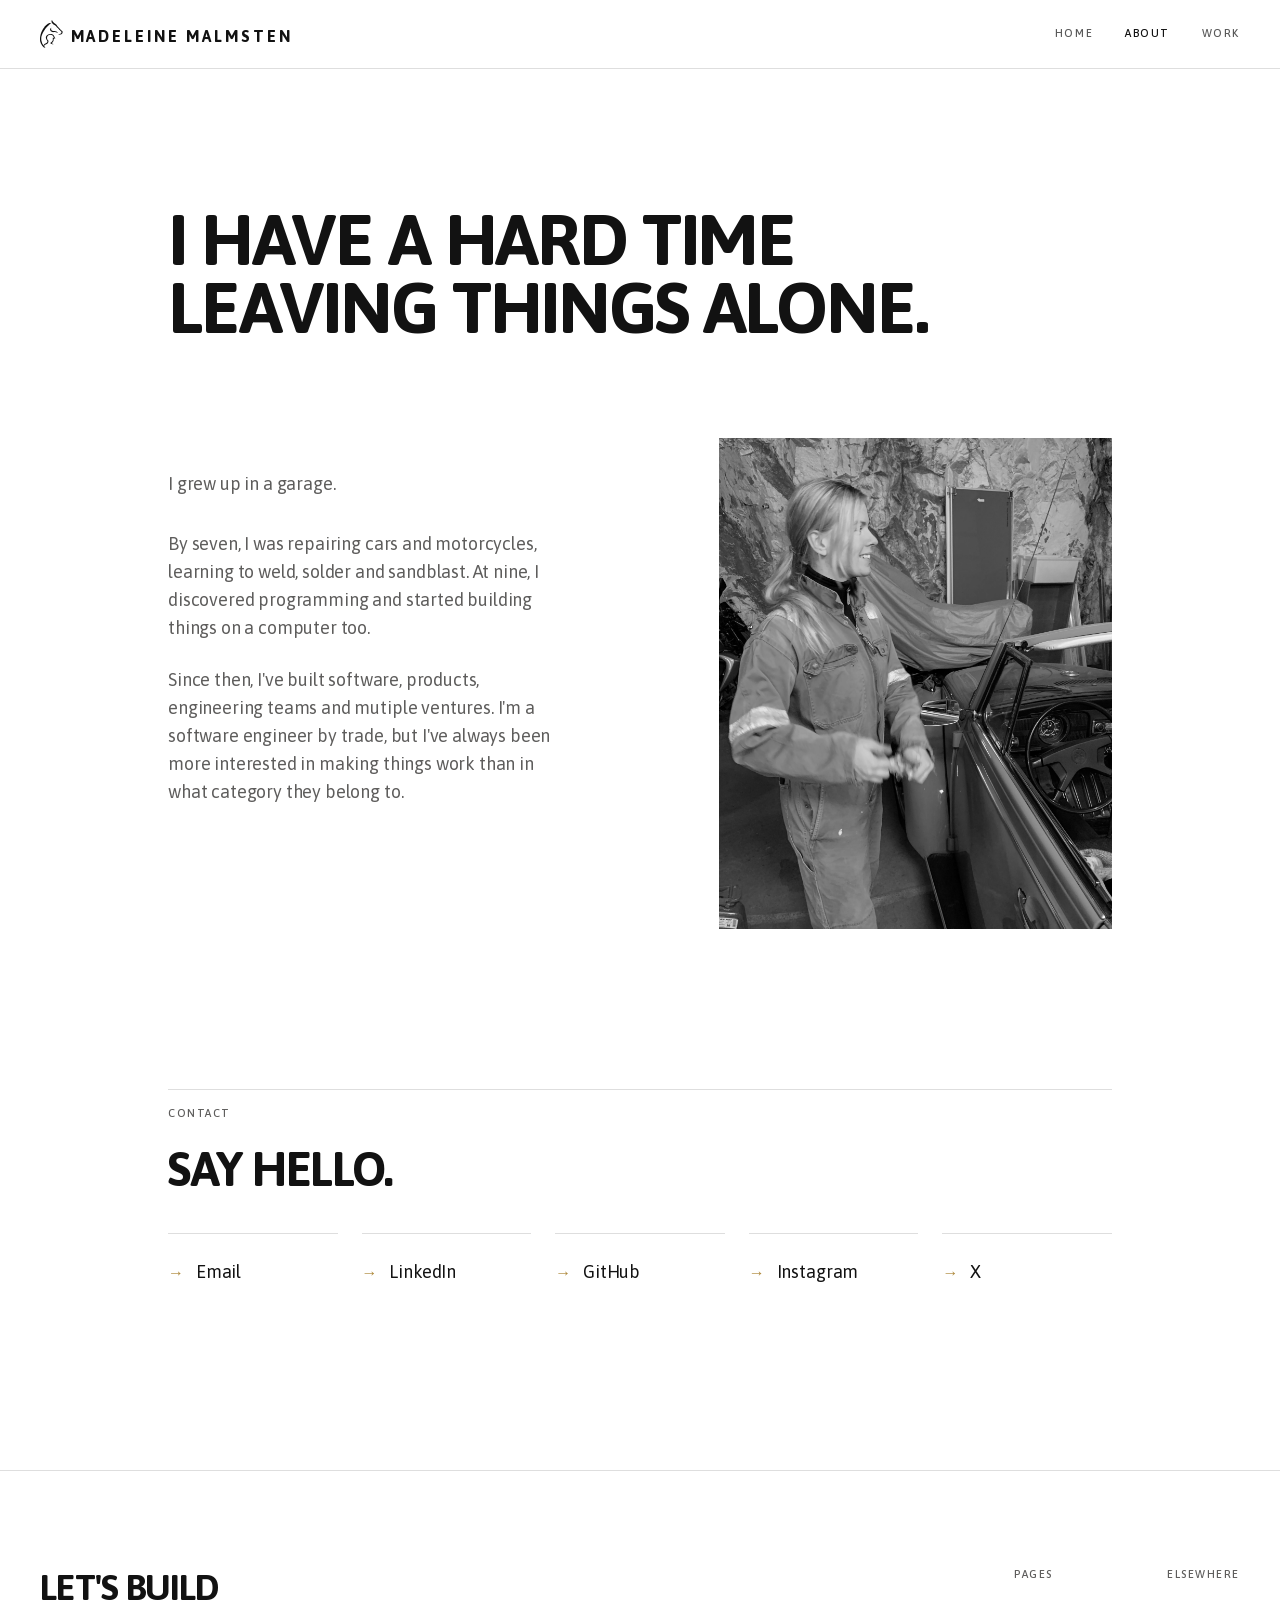
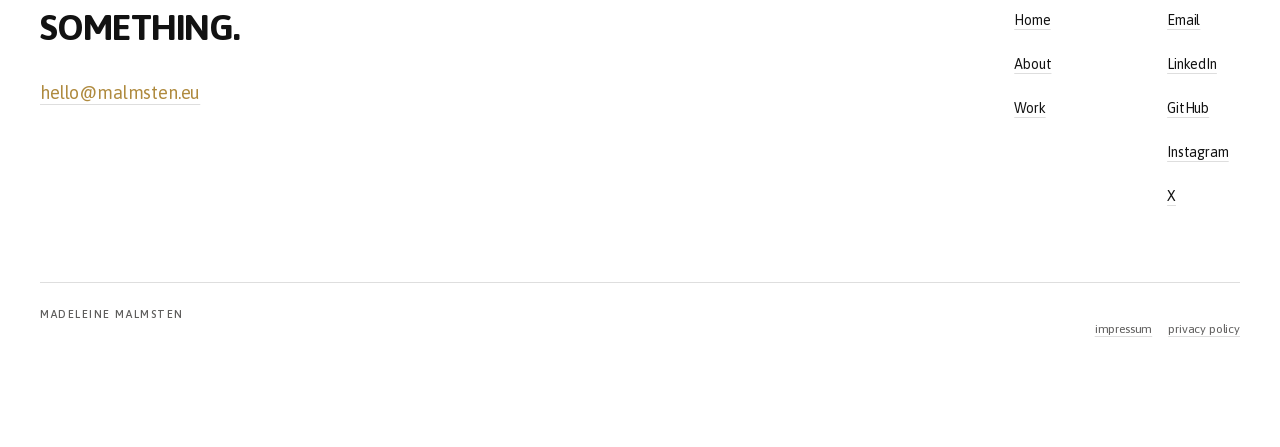
<file: about/index.html>
<!DOCTYPE html><html lang="en" class="asap_e6116f78-module__EqFZ5q__variable asap_f903436e-module__VfbDya__variable h-full antialiased"><head><meta charSet="utf-8"/><meta name="viewport" content="width=device-width, initial-scale=1"/><link rel="preload" href="/_next/static/media/bc44eae7e2e44295-s.p.1rh46f8phqm43.woff2" as="font" crossorigin="" type="font/woff2"/><link rel="stylesheet" href="/_next/static/chunks/4198i0v7agphd.css" data-precedence="next"/><link rel="preload" as="script" fetchPriority="low" href="/_next/static/chunks/3s6nzrbk-8mnv.js"/><script src="/_next/static/chunks/19mx3mg6lkumu.js" async=""></script><script src="/_next/static/chunks/1j_9b-l0n6u-t.js" async=""></script><script src="/_next/static/chunks/344n2zhqbh4pn.js" async=""></script><script src="/_next/static/chunks/turbopack-0wc1en2n1v2wu.js" async=""></script><script src="/_next/static/chunks/2pdscvb7piz2s.js" async=""></script><script src="/_next/static/chunks/2ifv-v2ggov31.js" async=""></script><script src="/_next/static/chunks/3asgzusumqy02.js" async=""></script><title>Madeleine Malmsten</title><meta name="description" content="Building technology, products and companies from the ground up"/><link rel="icon" href="/favicon.ico?favicon.0867xvy6iojxm.ico" sizes="48x48" type="image/x-icon"/><meta name="next-size-adjust" content=""/><script src="/_next/static/chunks/0cz1d0mv5g_q7.js" noModule=""></script></head><body class="min-h-full flex flex-col"><div hidden=""><!--$--><!--/$--></div><header class="sticky top-0 z-50 border-b border-rule bg-background/95 backdrop-blur-[2px]"><div class="mx-auto flex max-w-[1600px] items-center justify-between gap-4 px-5 py-2 md:px-10 md:py-3"><a class="meta flex min-h-11 min-w-11 items-center gap-2 text-base font-bold tracking-[0.18em] uppercase" aria-label="Madeleine Malmsten — Home" href="/"><svg viewBox="0 0 690 854" class="h-7 w-auto shrink-0"><path fill="currentColor" d="m318.188 90.688 3.275-.018c7.346.066 14.332.917 21.537 2.33v3c-1.534 1.312-1.534 1.312-3.707 2.645l-2.44 1.53-2.666 1.638c-13.606 8.606-26.98 17.677-38.667 28.808a195 195 0 0 1-6.204 5.59c-4.037 3.524-7.98 7.136-11.886 10.805l-2.088 1.96c-7.204 6.794-14.226 13.763-21.22 20.77l-4.052 4.048q-4.194 4.191-8.382 8.387a9214 9214 0 0 1-10.69 10.688q-4.164 4.159-8.322 8.32l-3.943 3.941c-6.461 6.453-12.826 12.898-18.733 19.87-1.774 1.955-3.576 3.881-5.375 5.813a273 273 0 0 0-12.133 14.105 490 490 0 0 1-5.672 6.883C168.097 262.222 159.933 272.967 152 284l-1.57 2.171C128.54 316.5 110.031 348.746 93 382l-.963 1.876C72.27 422.38 54.244 461.61 44.312 503.938l-.577 2.412c-.646 2.874-1.202 5.753-1.735 8.65l-.387 2.063c-2.7 14.838-3.048 29.465-2.95 44.52.024 3.846.021 7.69.015 11.536.021 19.532 1.069 38.759 4.51 58.006l.647 3.66C54.158 691.216 76.973 742.436 113 787c1.035-3.104 1.286-5.961 1.544-9.207 1.195-14.366 3.839-27.541 13.456-38.793l1.512-1.879c9.507-10.705 25.738-16.205 38.524-22.046 8.056-3.69 15.98-7.505 23.71-11.845l1.98-1.11c7.243-4.14 13.606-8.992 19.274-15.12l1.457-1.477c8.716-9.312 10.95-19.964 10.758-32.27-.533-14.694-6.324-23.16-15.56-33.773-19.042-22.037-31.289-49.73-31.03-79.043l-.035-3.998c.024-8.25.955-15.563 3.41-23.439l1.07-3.453c5.104-13.534 12.098-25.893 21.93-36.547l1.585-1.73c23.29-25.142 59.105-45.903 94.105-47.431 4.333-.046 8.665-.086 12.998-.089l2.377-.002c34.628.047 68.866 8.955 94.343 33.645 15.181 15.321 22.976 37.207 31.026 56.82 5.552 13.413 11.838 26.467 21.378 37.537l1.655 1.992c2.219 2.651 4.443 5.17 6.92 7.586C473 563 473 563 473 565a65 65 0 0 1-9.882 1.389l-2.85.182-3.038.183-3.14.197q-4.95.31-9.902.611l-6.725.42Q429.23 568.496 421 569c-.69 3.838-1.16 7.58-1.36 11.473-2.014 34.685-5.412 71.49-31.765 96.59C377.682 686.03 366.057 692.86 354 699c1.072 7.671 7.077 11.429 12.938 15.938C379.42 723.752 393.935 729.252 408 735v1c-5.738.815-11.317 1.172-17.11 1.203l-2.57.017q-2.677.014-5.354.02c-2.695.01-5.389.041-8.083.072-9.373.059-17.914-.246-26.883-3.312l-2.205-.729c-7.083-2.48-14.18-5.19-19.795-10.271-1.64-4.663-1.264-9.744-1.312-14.625l-.088-2.871c-.085-9.522 2.567-17.574 9.173-24.574 5.637-4.886 12.332-8.328 18.829-11.93 17.721-9.843 28.466-21.365 34.398-41 2.578-10.88 3.463-21.299 3.512-32.437l.054-4.506c.047-3.892.077-7.785.104-11.678.035-4.703.092-9.405.145-14.108.078-7.09.129-14.18.185-21.271l34 2-3.25-6.437c-4.99-10.27-8.679-21.048-12.448-31.809-7.997-22.708-19.218-35.537-40.802-46.067-11.377-5.006-22.926-7.788-35.355-7.925l-2.228-.03c-15.69-.167-30.748-.233-45.917 4.268l-2.592.731C264.169 463.96 249.304 471.39 236 485l-2.012 1.914c-16.314 16.644-19.41 42.064-19.195 64.027.308 14.336 3.82 26.336 10.207 39.059l1.367 2.805c4.959 9.183 13.01 16.875 21.633 22.633 5.58 4.094 6.618 10.065 8 16.562l.528 2.367c4.566 25.487-3.04 51.706-17.528 72.633-14.792 20.422-42.437 28.436-65.033 36.915-23.077 8.18-23.077 8.18-39.53 25.273-1.363 3.251-2.149 6.28-2.437 9.812l-.156 1.879c-.931 21.065 11.494 41.42 23.156 58.121q1.281 1.866 2.559 3.734c2.128 3.102 4.278 6.188 6.441 9.266l-1 2c-37.415-15.66-70.178-39.633-95-72l-3.043-3.855c-30.563-38.972-51.087-83.766-60.77-132.332l-.59-2.906C.107 624.32-.327 605.533-.261 586.678c.011-3.608 0-7.216-.012-10.824-.015-21.203 1.69-41.97 4.898-62.917l.386-2.546c12.367-80.881 40.62-155.452 82.412-225.73a745 745 0 0 0 4.19-7.169C105.19 254.022 120.067 231.197 137 210l1.543-1.937c5.97-7.475 12.004-14.85 18.477-21.899a267 267 0 0 0 5.542-6.289c3.007-3.458 6.21-6.668 9.477-9.879 1.878-1.911 3.61-3.886 5.336-5.934 3.376-3.918 7.094-7.312 10.977-10.722a228 228 0 0 0 5.171-4.711C220.451 123.359 254.391 103.756 290 94l3.61-1.031c8.194-2.003 16.17-2.24 24.577-2.281M365 0c1.855 2.783 2.9 5.125 4.066 8.234 10.948 28.647 27.212 49.233 48.835 70.853q2.205 2.211 4.396 4.434A210 210 0 0 0 442 101l1.853 1.458c7.013 5.419 14.344 9.863 22.147 14.042 13.564 7.28 24.923 15.854 36 26.5l1.984 1.758c8.09 7.385 13.378 17.28 17.454 27.304 3.325 8.086 7.918 14.322 13.562 20.938l2.957 3.531c5.462 6.477 11.094 12.788 16.82 19.031a319 319 0 0 1 5.598 6.313c5.074 5.83 10.36 11.467 15.625 17.125l1.849 1.99c6.814 7.328 13.626 14.631 20.807 21.604 1.838 1.886 3.531 3.786 5.234 5.79 5.14 5.888 10.697 11.367 16.22 16.893l3.522 3.533q3.68 3.688 7.363 7.37 4.678 4.68 9.342 9.373 3.632 3.648 7.274 7.287 1.722 1.724 3.44 3.452c8.176 8.228 16.484 16.07 26.136 22.583 5.824 4.403 11.007 10.166 12.49 17.452.18 3.569.122 7.042-.052 10.61l-.059 3.592c-.263 10.452-1.19 20.808-5.566 30.409l-.92 2.033c-9.217 19.433-25.75 30.724-45.389 38.306-3.21 1.062-6.403 1.934-9.691 2.723l-3.742.902c-17.107 3.734-34.737 2.413-52.07 1.223l-3.543-.237-3.29-.255-2.917-.222C560 445 560 445 557 443l3.645-1.031c4.701-1.334 9.398-2.684 14.094-4.036 3.342-.956 6.688-1.894 10.034-2.831 23.538-6.678 50.543-14.755 63.72-37.215 4.385-8.396 5.856-15.792 5.944-25.2l.032-2.57c-.093-6.573-1.167-11.32-5.45-16.523l-2.207-2.094-2.44-2.336a240 240 0 0 0-5.997-5.289c-4.85-4.15-9.279-8.727-13.745-13.282-3.002-3.043-6.03-5.979-9.282-8.753-5.49-4.737-10.56-9.903-15.675-15.037a2175 2175 0 0 0-5.206-5.2c-9.238-9.233-9.238-9.233-12.838-13.482-5.771-6.767-12.314-12.87-18.629-19.121-15.415-15.26-15.415-15.26-20.562-21.34-2.49-2.875-5.22-5.504-7.938-8.16-4.144-4.092-8.123-8.234-11.895-12.676-1.788-2.032-3.676-3.925-5.605-5.824-3.214-3.17-6.218-6.453-9.156-9.879-2.048-2.356-4.165-4.64-6.281-6.934a114 114 0 0 1-8.438-10.5c-20.426-28.636-49.278-45.97-81.095-59.735-24.823-10.756-43.974-28.983-54.342-54.39-8.85-23.025-7.577-46.527 1.714-69.124C361.087 6.813 362.97 3.439 365 0"></path><path fill="currentColor" d="M340 235h2c-.411 6.008-.95 11.89-2.062 17.813-3.389 21.494-1.227 41.194 11.25 59.375 14.963 14.963 32.082 18.479 52.476 20.496l4.101.429c5.002.525 10.006 1.035 15.01 1.542 43.112 4.37 43.112 4.37 60.913 10.533l2.61.893c20.044 7.128 39.927 18.746 49.347 38.544C538.309 391.26 541 398.824 541 406c-3.617-1.538-5.99-3.728-8.812-6.437-24.18-22.465-53.056-33.502-86.106-32.868-5.609.207-11.049.898-16.582 1.805-27.934 4.57-58.69 1.935-82.5-14.5-4.595-3.377-8.817-7.131-13-11l-1.8-1.634c-12.99-11.898-23.371-25.668-24.575-43.948-.372-9.746.577-18.329 4.375-27.418l1.098-2.664c3-6.568 7.239-11.87 11.902-17.336l1.566-1.937c3.72-4.54 7.96-8.283 12.434-12.063z"></path></svg><div class="mt-1 hidden md:inline">Madeleine<!-- --> <!-- -->Malmsten</div></a><nav aria-label="Primary" class="hidden md:block"><ul class="flex items-center gap-8"><li><a class="meta inline-flex min-h-11 items-center text-foreground/70 transition-colors hover:text-accent" href="/">Home</a></li><li><a class="meta inline-flex min-h-11 items-center transition-colors hover:text-accent text-foreground" href="/about/">About</a></li><li><a class="meta inline-flex min-h-11 items-center text-foreground/70 transition-colors hover:text-accent" href="/work/">Work</a></li></ul></nav><button type="button" class="meta inline-flex min-h-11 min-w-11 items-center justify-center md:hidden" aria-expanded="false" aria-controls="mobile-nav">Menu</button></div></header><div class="mx-auto min-w-0 w-full max-w-5xl px-5 [overflow-wrap:anywhere] md:px-10 pt-10 pb-10 sm:pt-16 sm:pb-14 md:pt-28 md:pb-24"><h1 class="mt-6 display">I have a hard time leaving things alone.</h1></div><div class="mx-auto min-w-0 w-full max-w-5xl px-5 [overflow-wrap:anywhere] md:px-10"><div class="grid gap-8 md:grid-cols-2 lg:grid-cols-[minmax(0,6fr)_minmax(0,5fr)] md:gap-10 lg:gap-20"><div class="md:max-w-[44ch]"><p class="mt-8 text-lg text-muted-foreground">I grew up in a garage.</p><p class="mt-8 text-lg text-muted-foreground">By seven, I was repairing cars and motorcycles, learning to weld, solder and sandblast. At nine, I discovered programming and started building things on a computer too.</p><p class="mt-6 text-lg text-muted-foreground">Since then, I&#x27;ve built software, products, engineering teams and mutiple ventures. I&#x27;m a software engineer by trade, but I&#x27;ve always been more interested in making things work than in what category they belong to.</p></div><figure class="relative min-w-0 self-start overflow-hidden bg-muted aspect-square md:aspect-4/5 grayscale"><img alt="" fetchPriority="auto" loading="lazy" decoding="async" data-nimg="fill" class="h-full w-full object-cover transition-transform duration-900 ease-out hover:scale-[1.03]" style="position:absolute;height:100%;width:100%;left:0;top:0;right:0;bottom:0;color:transparent" src="/_next/static/media/engine.1xvk83lxfy6tj.webp"/></figure></div></div><div class="mx-auto min-w-0 w-full max-w-5xl px-5 [overflow-wrap:anywhere] md:px-10 mt-16 md:mt-28 lg:mt-40"><h2 id="contact" class="meta border-t border-rule pt-4 text-muted-foreground">Contact</h2><h2 class="mt-6">Say hello.</h2><ul class="mt-8 grid grid-cols-2 gap-6 sm:grid-cols-3 lg:mt-10 lg:grid-cols-5"><li class="border-t border-rule pt-4"><a href="mailto:hello@malmsten.eu" rel="noreferrer" class="group inline-flex min-h-11 items-baseline gap-3 py-2"><span class="text-accent transition-transform duration-300 group-hover:translate-x-1">→</span><span class="text-lg group-hover:text-accent">Email</span></a></li><li class="border-t border-rule pt-4"><a href="https://linkedin.com/in/mmalmsten" target="_blank" rel="noreferrer" class="group inline-flex min-h-11 items-baseline gap-3 py-2"><span class="text-accent transition-transform duration-300 group-hover:translate-x-1">→</span><span class="text-lg group-hover:text-accent">LinkedIn</span></a></li><li class="border-t border-rule pt-4"><a href="https://github.com/mmalmsten" target="_blank" rel="noreferrer" class="group inline-flex min-h-11 items-baseline gap-3 py-2"><span class="text-accent transition-transform duration-300 group-hover:translate-x-1">→</span><span class="text-lg group-hover:text-accent">GitHub</span></a></li><li class="border-t border-rule pt-4"><a href="https://instagram.com/madeleine.malmsten" target="_blank" rel="noreferrer" class="group inline-flex min-h-11 items-baseline gap-3 py-2"><span class="text-accent transition-transform duration-300 group-hover:translate-x-1">→</span><span class="text-lg group-hover:text-accent">Instagram</span></a></li><li class="border-t border-rule pt-4"><a href="https://x.com/madde" target="_blank" rel="noreferrer" class="group inline-flex min-h-11 items-baseline gap-3 py-2"><span class="text-accent transition-transform duration-300 group-hover:translate-x-1">→</span><span class="text-lg group-hover:text-accent">X</span></a></li></ul></div><!--$--><!--/$--><footer class="mt-16 border-t border-rule md:mt-28 lg:mt-44"><div class="mx-auto max-w-[1600px] px-5 py-16 md:px-10 md:py-24"><div class="grid gap-12 md:grid-cols-[minmax(0,1fr)_auto]"><div><p class="display-sm md:max-w-[16ch]">Let&#x27;s build something.</p><a href="mailto:hello@malmsten.eu" class="link-underline mt-6 inline-flex min-h-11 max-w-full items-center break-words text-lg text-accent">hello@malmsten.eu</a></div><div class="grid grid-cols-2 gap-6 lg:gap-20"><nav aria-label="Footer"><p class="meta text-muted-foreground">Pages</p><ul class="mt-4"><li><a class="link-underline inline-flex min-h-11 items-center text-sm" href="/">Home</a></li><li><a class="link-underline inline-flex min-h-11 items-center text-sm" href="/about/">About</a></li><li><a class="link-underline inline-flex min-h-11 items-center text-sm" href="/work/">Work</a></li></ul></nav><div><p class="meta text-muted-foreground">Elsewhere</p><ul class="mt-4"><li><a href="mailto:hello@malmsten.eu" class="link-underline inline-flex min-h-11 items-center text-sm" rel="noreferrer">Email</a></li><li><a href="https://linkedin.com/in/mmalmsten" class="link-underline inline-flex min-h-11 items-center text-sm" rel="noreferrer" target="_blank">LinkedIn</a></li><li><a href="https://github.com/mmalmsten" class="link-underline inline-flex min-h-11 items-center text-sm" rel="noreferrer" target="_blank">GitHub</a></li><li><a href="https://instagram.com/madeleine.malmsten" class="link-underline inline-flex min-h-11 items-center text-sm" rel="noreferrer" target="_blank">Instagram</a></li><li><a href="https://x.com/madde" class="link-underline inline-flex min-h-11 items-center text-sm" rel="noreferrer" target="_blank">X</a></li></ul></div></div></div><div class="mt-16 flex flex-wrap justify-between gap-4 border-t border-rule pt-6 text-muted-foreground"><span class="meta">Madeleine<!-- --> <!-- -->Malmsten</span><div class="flex flex-wrap gap-x-4 gap-y-2 text-xs lowercase"><a class="link-underline inline-flex min-h-11 items-center" href="/impressum/">Impressum</a><a class="link-underline inline-flex min-h-11 items-center" href="/privacy/">Privacy Policy</a></div></div></div></footer><script src="/_next/static/chunks/3s6nzrbk-8mnv.js" id="_R_" async=""></script><script>(self.__next_f=self.__next_f||[]).push([0])</script><script>self.__next_f.push([1,"1:\"$Sreact.fragment\"\n2:I[48303,[\"/_next/static/chunks/2pdscvb7piz2s.js\",\"/_next/static/chunks/2ifv-v2ggov31.js\"],\"SiteHeader\"]\n3:I[39756,[\"/_next/static/chunks/2pdscvb7piz2s.js\",\"/_next/static/chunks/2ifv-v2ggov31.js\"],\"default\"]\n4:I[37457,[\"/_next/static/chunks/2pdscvb7piz2s.js\",\"/_next/static/chunks/2ifv-v2ggov31.js\"],\"default\"]\n5:I[22016,[\"/_next/static/chunks/2pdscvb7piz2s.js\",\"/_next/static/chunks/2ifv-v2ggov31.js\",\"/_next/static/chunks/3asgzusumqy02.js\"],\"\"]\nb:I[68027,[\"/_next/static/chunks/2pdscvb7piz2s.js\",\"/_next/static/chunks/2ifv-v2ggov31.js\"],\"default\",1]\n:HL[\"/_next/static/chunks/4198i0v7agphd.css\",\"style\"]\n:HL[\"/_next/static/media/bc44eae7e2e44295-s.p.1rh46f8phqm43.woff2\",\"font\",{\"crossOrigin\":\"\",\"type\":\"font/woff2\"}]\n9:X\n0:{\"P\":null,\"c\":[\"\",\"about\",\"\"],\"q\":\"\",\"i\":false,\"f\":[[[\"\",{\"children\":[\"about\",{\"children\":[\"__PAGE__\",{},\"$undefined\",\"$undefined\",4608]},\"$undefined\",\"$undefined\",4608]},\"$undefined\",\"$undefined\",4624],[[\"$\",\"$1\",\"c\",{\"children\":[[[\"$\",\"link\",\"0\",{\"rel\":\"stylesheet\",\"href\":\"/_next/static/chunks/4198i0v7agphd.css\",\"precedence\":\"next\",\"crossOrigin\":\"$undefined\",\"nonce\":\"$undefined\"}],[\"$\",\"script\",\"script-0\",{\"src\":\"/_next/static/chunks/2pdscvb7piz2s.js\",\"async\":true,\"nonce\":\"$undefined\"}],[\"$\",\"script\",\"script-1\",{\"src\":\"/_next/static/chunks/2ifv-v2ggov31.js\",\"async\":true,\"nonce\":\"$undefined\"}]],[\"$\",\"html\",null,{\"lang\":\"en\",\"className\":\"asap_e6116f78-module__EqFZ5q__variable asap_f903436e-module__VfbDya__variable h-full antialiased\",\"children\":[\"$\",\"body\",null,{\"className\":\"min-h-full flex flex-col\",\"children\":[[\"$\",\"$L2\",null,{}],[\"$\",\"$L3\",null,{\"parallelRouterKey\":\"children\",\"error\":\"$undefined\",\"errorStyles\":\"$undefined\",\"errorScripts\":\"$undefined\",\"template\":[\"$\",\"$L4\",null,{}],\"templateStyles\":\"$undefined\",\"templateScripts\":\"$undefined\",\"notFound\":[[[\"$\",\"title\",null,{\"children\":\"404: This page could not be found.\"}],[\"$\",\"div\",null,{\"style\":{\"fontFamily\":\"system-ui,\\\"Segoe UI\\\",Roboto,Helvetica,Arial,sans-serif,\\\"Apple Color Emoji\\\",\\\"Segoe UI Emoji\\\"\",\"height\":\"100vh\",\"textAlign\":\"center\",\"display\":\"flex\",\"flexDirection\":\"column\",\"alignItems\":\"center\",\"justifyContent\":\"center\"},\"children\":[\"$\",\"div\",null,{\"children\":[[\"$\",\"style\",null,{\"dangerouslySetInnerHTML\":{\"__html\":\"body{color:#000;background:#fff;margin:0}.next-error-h1{border-right:1px solid rgba(0,0,0,.3)}@media (prefers-color-scheme:dark){body{color:#fff;background:#000}.next-error-h1{border-right:1px solid rgba(255,255,255,.3)}}\"}}],[\"$\",\"h1\",null,{\"className\":\"next-error-h1\",\"style\":{\"display\":\"inline-block\",\"margin\":\"0 20px 0 0\",\"padding\":\"0 23px 0 0\",\"fontSize\":24,\"fontWeight\":500,\"verticalAlign\":\"top\",\"lineHeight\":\"49px\"},\"children\":404}],[\"$\",\"div\",null,{\"style\":{\"display\":\"inline-block\"},\"children\":[\"$\",\"h2\",null,{\"style\":{\"fontSize\":14,\"fontWeight\":400,\"lineHeight\":\"49px\",\"margin\":0},\"children\":\"This page could not be found.\"}]}]]}]}]],[]],\"forbidden\":\"$undefined\",\"unauthorized\":\"$undefined\"}],[\"$\",\"footer\",null,{\"className\":\"mt-16 border-t border-rule md:mt-28 lg:mt-44\",\"children\":[\"$\",\"div\",null,{\"className\":\"mx-auto max-w-[1600px] px-5 py-16 md:px-10 md:py-24\",\"children\":[[\"$\",\"div\",null,{\"className\":\"grid gap-12 md:grid-cols-[minmax(0,1fr)_auto]\",\"children\":[[\"$\",\"div\",null,{\"children\":[[\"$\",\"p\",null,{\"className\":\"display-sm md:max-w-[16ch]\",\"children\":\"Let's build something.\"}],[\"$\",\"a\",null,{\"href\":\"mailto:hello@malmsten.eu\",\"className\":\"link-underline mt-6 inline-flex min-h-11 max-w-full items-center break-words text-lg text-accent\",\"children\":\"hello@malmsten.eu\"}]]}],[\"$\",\"div\",null,{\"className\":\"grid grid-cols-2 gap-6 lg:gap-20\",\"children\":[[\"$\",\"nav\",null,{\"aria-label\":\"Footer\",\"children\":[[\"$\",\"p\",null,{\"className\":\"meta text-muted-foreground\",\"children\":\"Pages\"}],[\"$\",\"ul\",null,{\"className\":\"mt-4\",\"children\":[[\"$\",\"li\",\"/\",{\"children\":[\"$\",\"$L5\",null,{\"href\":\"/\",\"className\":\"link-underline inline-flex min-h-11 items-center text-sm\",\"children\":\"Home\"}]}],[\"$\",\"li\",\"/about\",{\"children\":[\"$\",\"$L5\",null,{\"href\":\"/about\",\"className\":\"link-underline inline-flex min-h-11 items-center text-sm\",\"children\":\"About\"}]}],[\"$\",\"li\",\"/work\",{\"children\":[\"$\",\"$L5\",null,{\"href\":\"/work\",\"className\":\"link-underline inline-flex min-h-11 items-center text-sm\",\"children\":\"Work\"}]}]]}]]}],[\"$\",\"div\",null,{\"children\":[[\"$\",\"p\",null,{\"className\":\"meta text-muted-foreground\",\"children\":\"Elsewhere\"}],[\"$\",\"ul\",null,{\"className\":\"mt-4\",\"children\":[[\"$\",\"li\",\"Email\",{\"children\":[\"$\",\"a\",null,{\"href\":\"mailto:hello@malmsten.eu\",\"className\":\"link-underline inline-flex min-h-11 items-center text-sm\",\"rel\":\"noreferrer\",\"target\":\"$undefined\",\"children\":\"Email\"}]}],[\"$\",\"li\",\"LinkedIn\",{\"children\":[\"$\",\"a\",null,{\"href\":\"https://linkedin.com/in/mmalmsten\",\"className\":\"link-underline inline-flex min-h-11 items-center text-sm\",\"rel\":\"noreferrer\",\"target\":\"_blank\",\"children\":\"LinkedIn\"}]}],[\"$\",\"li\",\"GitHub\",{\"children\":[\"$\",\"a\",null,{\"href\":\"https://github.com/mmalmsten\",\"className\":\"link-underline inline-flex min-h-11 items-center text-sm\",\"rel\":\"noreferrer\",\"target\":\"_blank\",\"children\":\"GitHub\"}]}],[\"$\",\"li\",\"Instagram\",{\"children\":[\"$\",\"a\",null,{\"href\":\"https://instagram.com/madeleine.malmsten\",\"className\":\"link-underline inline-flex min-h-11 items-center text-sm\",\"rel\":\"noreferrer\",\"target\":\"_blank\",\"children\":\"Instagram\"}]}],[\"$\",\"li\",\"X\",{\"children\":[\"$\",\"a\",null,{\"href\":\"https://x.com/madde\",\"className\":\"link-underline inline-flex min-h-11 items-center text-sm\",\"rel\":\"noreferrer\",\"target\":\"_blank\",\"children\":\"X\"}]}]]}]]}]]}]]}],\"$L6\"]}]}]]}]}]]}],{\"children\":[\"$L7\",{\"children\":[\"$L8\",{},null,false,null]},null,false,\"$9\"]},null,false,null],\"$La\",false]],\"m\":\"$undefined\",\"G\":[\"$b\",[\"$Lc\"]],\"S\":true,\"h\":null,\"r\":\"$undefined\",\"s\":\"$undefined\",\"a\":\"$undefined\",\"l\":\"$undefined\",\"p\":\"$undefined\",\"d\":\"$undefined\",\"b\":\"JF0XfmSEEQIlwCPhh3ya6\"}\nd:I[5500,[\"/_next/static/chunks/2pdscvb7piz2s.js\",\"/_next/static/chunks/2ifv-v2ggov31.js\",\"/_next/static/chunks/3asgzusumqy02.js\"],\"Image\"]\n12:I[97367,[\"/_next/static/chunks/2pdscvb7piz2s.js\",\"/_next/static/chunks/2ifv-v2ggov31.js\"],\"ViewportBoundary\"]\n14:I[97367,[\"/_next/static/chunks/2pdscvb7piz2s.js\",\"/_next/static/chunks/2ifv-v2ggov31.js\"],\"MetadataBoundary\"]\n15:\"$Sreact.suspense\"\n6:[\"$\",\"div\",null,{\"className\":\"mt-16 flex flex-wrap justify-between gap-4 border-t border-rule pt-6 text-muted-foreground\",\"children\":[[\"$\",\"span\",null,{\"className\":\"meta\",\"children\":[\"Madeleine\",\" \",\"Malmsten\"]}],[\"$\",\"div\",null,{\"className\":\"flex flex-wrap gap-x-4 gap-y-2 text-xs lowercase\",\"children\":[[\"$\",\"$L5\",\"/impressum\",{\"href\":\"/impressum\",\"className\":\"link-underline inline-flex min-h-11 items-center\",\"children\":\"Impressum\"}],[\"$\",\"$L5\",\"/privacy\",{\"href\":\"/privacy\",\"className\":\"link-underline inline-flex min-h-11 items-center\",\"children\":\"Privacy Policy\"}]]}]]}]\n7:[\"$\",\"$1\",\"c\",{\"children\":[null,[\"$\",\"$L3\",null,{\"parallelRouterKey\":\"children\",\"error\":\"$undefined\",\"errorStyles\":\"$undefined\",\"errorScripts\":\"$undefined\",\"template\":[\"$\",\"$L4\",null,{}],\"templateStyles\":\"$undefined\",\"templateScripts\":\"$undefined\",\"notFound\":\"$undefined\",\"forbidden\":\"$undefined\",\"unauthorized\":\"$undefined\"}]]}]\n8:[\"$\",\"$1\",\"c\",{\"children\":[[[\"$\",\"div\",null,{\"className\":\"mx-auto min-w-0 w-full max-w-5xl px-5 [overflow-wrap:anywhere] md:px-10 pt-10 pb-10 sm:pt-16 sm:pb-14 md:pt-28 md:pb-24\",\"children\":[[\"$\",\"h1\",null,{\"className\":\"mt-6 display\",\"children\":\"I have a hard time leaving things alone.\"}],\"$undefined\"]}],[\"$\",\"div\",null,{\"className\":\"mx-auto min-w-0 w-full max-w-5xl px-5 [overflow-wrap:anywhere] md:px-10\",\"children\":[\"$\",\"div\",null,{\"className\":\"grid gap-8 md:grid-cols-2 lg:grid-cols-[minmax(0,6fr)_minmax(0,5fr)] md:gap-10 lg:gap-20\",\"children\":[[\"$\",\"div\",null,{\"className\":\"md:max-w-[44ch]\",\"children\":[[\"$\",\"p\",null,{\"className\":\"mt-8 text-lg text-muted-foreground\",\"children\":\"I grew up in a garage.\"}],[\"$\",\"p\",null,{\"className\":\"mt-8 text-lg text-muted-foreground\",\"children\":\"By seven, I was repairing cars and motorcycles, learning to weld, solder and sandblast. At nine, I discovered programming and started building things on a computer too.\"}],[\"$\",\"p\",null,{\"className\":\"mt-6 text-lg text-muted-foreground\",\"children\":\"Since then, I've built software, products, engineering teams and mutiple ventures. I'm a software engineer by trade, but I've always been more interested in making things work than in what category they belong to.\"}]]}],[\"$\",\"figure\",null,{\"className\":\"relative min-w-0 self-start overflow-hidden bg-muted aspect-square md:aspect-4/5 grayscale\",\"children\":[\"$\",\"$Ld\",null,{\"src\":{\"src\":\"/_next/static/media/engine.1xvk83lxfy6tj.webp\",\"width\":3024,\"height\":4032,\"blurWidth\":6,\"blurHeight\":8,\"blurDataURL\":\"[data-uri]\"},\"alt\":\"\",\"fill\":true,\"sizes\":\"(min-width: 1024px) 520px, (min-width: 768px) 55vw, calc(100vw - 40px)\",\"loading\":\"lazy\",\"decoding\":\"async\",\"fetchPriority\":\"auto\",\"className\":\"h-full w-full object-cover transition-transform duration-900 ease-out hover:scale-[1.03]\"}]}]]}]}],[\"$\",\"div\",null,{\"className\":\"mx-auto min-w-0 w-full max-w-5xl px-5 [overflow-wrap:anywhere] md:px-10 mt-16 md:mt-28 lg:mt-40\",\"children\":[[\"$\",\"h2\",null,{\"id\":\"contact\",\"className\":\"meta border-t border-rule pt-4 text-muted-foreground\",\"children\":\"Contact\"}],[\"$\",\"h2\",null,{\"className\":\"mt-6\",\"children\":\"Say hello.\"}],[\"$\",\"ul\",null,{\"className\":\"mt-8 grid grid-cols-2 gap-6 sm:grid-cols-3 lg:mt-10 lg:grid-cols-5\",\"children\":[[\"$\",\"li\",\"Email\",{\"className\":\"border-t border-rule pt-4\",\"children\":[\"$\",\"a\",null,{\"href\":\"mailto:hello@malmsten.eu\",\"target\":\"$undefined\",\"rel\":\"noreferrer\",\"className\":\"group inline-flex min-h-11 items-baseline gap-3 py-2\",\"children\":[[\"$\",\"span\",null,{\"className\":\"text-accent transition-transform duration-300 group-hover:translate-x-1\",\"children\":\"→\"}],[\"$\",\"span\",null,{\"className\":\"text-lg group-hover:text-accent\",\"children\":\"Email\"}]]}]}],[\"$\",\"li\",\"LinkedIn\",{\"className\":\"border-t border-rule pt-4\",\"children\":[\"$\",\"a\",null,{\"href\":\"https://linkedin.com/in/mmalmsten\",\"target\":\"_blank\",\"rel\":\"noreferrer\",\"className\":\"group inline-flex min-h-11 items-baseline gap-3 py-2\",\"children\":[[\"$\",\"span\",null,{\"className\":\"text-accent transition-transform duration-300 group-hover:translate-x-1\",\"children\":\"→\"}],[\"$\",\"span\",null,{\"className\":\"text-lg group-hover:text-accent\",\"children\":\"LinkedIn\"}]]}]}],[\"$\",\"li\",\"GitHub\",{\"className\":\"border-t border-rule pt-4\",\"children\":[\"$\",\"a\",null,{\"href\":\"https://github.com/mmalmsten\",\"target\":\"_blank\",\"rel\":\"noreferrer\",\"className\":\"group inline-flex min-h-11 items-baseline gap-3 py-2\",\"children\":[[\"$\",\"span\",null,{\"className\":\"text-accent transition-transform duration-300 group-hover:translate-x-1\",\"children\":\"→\"}],[\"$\",\"span\",null,{\"className\":\"text-lg group-hover:text-accent\",\"children\":\"GitHub\"}]]}]}],\"$Le\",\"$Lf\"]}]]}]],[\"$L10\"],\"$L11\"]}]\na:[\"$\",\"$1\",\"h\",{\"children\":[null,[\"$\",\"$L12\",null,{\"children\":\"$L13\"}],[\"$\",\"div\",null,{\"hidden\":true,\"children\":[\"$\",\"$L14\",null,{\"children\":[\"$\",\"$15\",null,{\"name\":\"Next.Metadata\",\"children\":\"$L16\"}]}]}],[\"$\",\"meta\",null,{\"name\":\"next-size-adjust\",\"content\":\"\"}]]}]\nc:[\"$\",\"link\",\"0\",{\"rel\":\"stylesheet\",\"href\":\"/_next/static/chunks/4198i0v7agphd.css\",\"precedence\":\"next\",\"crossOrigin\":\"$undefined\",\"nonce\":\"$undefined\"}]\n17:I[97367,[\"/_next/static/chunks/2pdscvb7piz2s.js\",\"/_next/static/chunks/2ifv-v2ggov31.js\"],\"OutletBoundary\"]\n9:C\ne:[\"$\",\"li\",\"Instagram\",{\"className\":\"border-t border-rule pt-4\",\"children\":[\"$\",\"a\",null,{\"href\":\"https://instagram.com/madeleine.malmsten\",\"target\":\"_blank\",\"rel\":\"noreferrer\",\"className\":\"group inline-flex min-h-11 items-baseline gap-3 py-2\",\"children\":[[\"$\",\"span\",null,{\"className\":\"text-accent transition-transform duration-300 group-hover:translate-x-1\",\"children\":\"→\"}],[\"$\",\"span\",null,{\"className\":\"text-lg group-hover:text-accent\",\"children\":\"Instagram\"}]]}]}]\nf:[\"$\",\"li\",\"X\",{\"className\":\"border-t border-rule pt-4\",\"children\":[\"$\",\"a\",null,{\"href\":\"https://x.com/madde\",\"target\":\"_blank\",\"rel\":\"noreferrer\",\"className\":\"group inline-flex min-h-11 items-baseline gap-3 py-2\",\"children\":[[\"$\",\"span\",null,{\"className\":\"text-accent transition-transform duration-300 group-hover:translate-x-1\",\"children\":\"→\"}],[\"$\",\"span\",null,{\"className\":\"text-lg group-hover:text-accent\",\"children\":\"X\"}]]}]}]\n10:[\"$\",\"script\",\"script-0\",{\"src\":\"/_next/static/chunks/3asgzusumqy02.js\",\"async\":true,\"nonce\":\"$undefined\"}]\n11:[\"$\",\"$L17\",null,{\"children\":[\"$\",\"$15\",null,{\"name\":\"Next.MetadataOutlet\",\"children\":\"$@18\"}]}]\n13:[[\"$\",\"meta\",\"0\",{\"charSet\":\"utf-8\"}],[\"$\",\"meta\",\"1\",{\"name\":\"viewport\",\"content\":\"width=device-width, initial-scale=1\"}]]\n19:I[27201,[\"/_next/static/chunks/2pdscvb7piz2s.js\",\"/_next/static/chunks/2ifv-v2ggov31.js\"],\"IconMark\"]\n16:[[\"$\",\"title\",\"0\",{\"children\":\"Madeleine Malmsten\"}],[\"$\",\"meta\",\"1\",{\"name\":\"description\",\"content\":\"Building technology, products and companies from the ground up\"}],[\"$\",\"link\",\"2\",{\"rel\":\"icon\",\"href\":\"/favicon.ico?favicon.0867xvy6iojxm.ico\",\"sizes\":\"48x48\",\"type\":\"image/x-icon\"}],[\"$\",\"$L19\",\"3\",{}]]\n18:null\n"])</script></body></html>
</file>
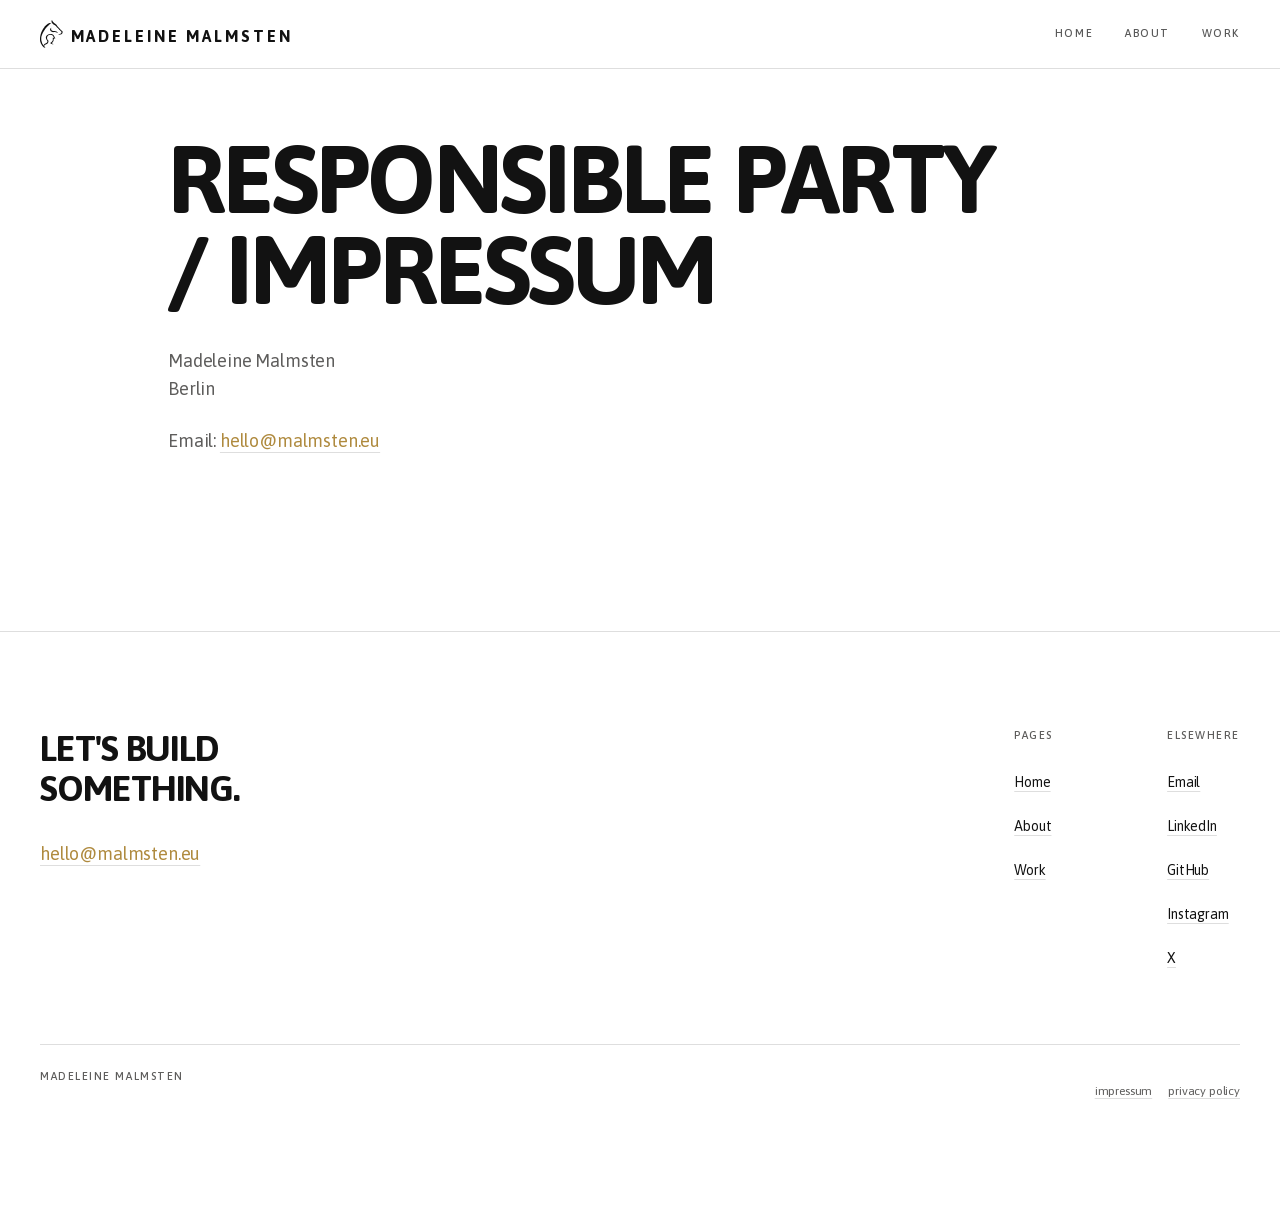
<file: impressum/index.html>
<!DOCTYPE html><html lang="en" class="asap_e6116f78-module__EqFZ5q__variable asap_f903436e-module__VfbDya__variable h-full antialiased"><head><meta charSet="utf-8"/><meta name="viewport" content="width=device-width, initial-scale=1"/><link rel="preload" href="/_next/static/media/bc44eae7e2e44295-s.p.1rh46f8phqm43.woff2" as="font" crossorigin="" type="font/woff2"/><link rel="stylesheet" href="/_next/static/chunks/4198i0v7agphd.css" data-precedence="next"/><link rel="preload" as="script" fetchPriority="low" href="/_next/static/chunks/3s6nzrbk-8mnv.js"/><script src="/_next/static/chunks/19mx3mg6lkumu.js" async=""></script><script src="/_next/static/chunks/1j_9b-l0n6u-t.js" async=""></script><script src="/_next/static/chunks/344n2zhqbh4pn.js" async=""></script><script src="/_next/static/chunks/turbopack-0wc1en2n1v2wu.js" async=""></script><script src="/_next/static/chunks/2pdscvb7piz2s.js" async=""></script><script src="/_next/static/chunks/2ifv-v2ggov31.js" async=""></script><script src="/_next/static/chunks/3asgzusumqy02.js" async=""></script><title>Madeleine Malmsten</title><meta name="description" content="Building technology, products and companies from the ground up"/><link rel="icon" href="/favicon.ico?favicon.0867xvy6iojxm.ico" sizes="48x48" type="image/x-icon"/><meta name="next-size-adjust" content=""/><script src="/_next/static/chunks/0cz1d0mv5g_q7.js" noModule=""></script></head><body class="min-h-full flex flex-col"><div hidden=""><!--$--><!--/$--></div><header class="sticky top-0 z-50 border-b border-rule bg-background/95 backdrop-blur-[2px]"><div class="mx-auto flex max-w-[1600px] items-center justify-between gap-4 px-5 py-2 md:px-10 md:py-3"><a class="meta flex min-h-11 min-w-11 items-center gap-2 text-base font-bold tracking-[0.18em] uppercase" aria-label="Madeleine Malmsten — Home" href="/"><svg viewBox="0 0 690 854" class="h-7 w-auto shrink-0"><path fill="currentColor" d="m318.188 90.688 3.275-.018c7.346.066 14.332.917 21.537 2.33v3c-1.534 1.312-1.534 1.312-3.707 2.645l-2.44 1.53-2.666 1.638c-13.606 8.606-26.98 17.677-38.667 28.808a195 195 0 0 1-6.204 5.59c-4.037 3.524-7.98 7.136-11.886 10.805l-2.088 1.96c-7.204 6.794-14.226 13.763-21.22 20.77l-4.052 4.048q-4.194 4.191-8.382 8.387a9214 9214 0 0 1-10.69 10.688q-4.164 4.159-8.322 8.32l-3.943 3.941c-6.461 6.453-12.826 12.898-18.733 19.87-1.774 1.955-3.576 3.881-5.375 5.813a273 273 0 0 0-12.133 14.105 490 490 0 0 1-5.672 6.883C168.097 262.222 159.933 272.967 152 284l-1.57 2.171C128.54 316.5 110.031 348.746 93 382l-.963 1.876C72.27 422.38 54.244 461.61 44.312 503.938l-.577 2.412c-.646 2.874-1.202 5.753-1.735 8.65l-.387 2.063c-2.7 14.838-3.048 29.465-2.95 44.52.024 3.846.021 7.69.015 11.536.021 19.532 1.069 38.759 4.51 58.006l.647 3.66C54.158 691.216 76.973 742.436 113 787c1.035-3.104 1.286-5.961 1.544-9.207 1.195-14.366 3.839-27.541 13.456-38.793l1.512-1.879c9.507-10.705 25.738-16.205 38.524-22.046 8.056-3.69 15.98-7.505 23.71-11.845l1.98-1.11c7.243-4.14 13.606-8.992 19.274-15.12l1.457-1.477c8.716-9.312 10.95-19.964 10.758-32.27-.533-14.694-6.324-23.16-15.56-33.773-19.042-22.037-31.289-49.73-31.03-79.043l-.035-3.998c.024-8.25.955-15.563 3.41-23.439l1.07-3.453c5.104-13.534 12.098-25.893 21.93-36.547l1.585-1.73c23.29-25.142 59.105-45.903 94.105-47.431 4.333-.046 8.665-.086 12.998-.089l2.377-.002c34.628.047 68.866 8.955 94.343 33.645 15.181 15.321 22.976 37.207 31.026 56.82 5.552 13.413 11.838 26.467 21.378 37.537l1.655 1.992c2.219 2.651 4.443 5.17 6.92 7.586C473 563 473 563 473 565a65 65 0 0 1-9.882 1.389l-2.85.182-3.038.183-3.14.197q-4.95.31-9.902.611l-6.725.42Q429.23 568.496 421 569c-.69 3.838-1.16 7.58-1.36 11.473-2.014 34.685-5.412 71.49-31.765 96.59C377.682 686.03 366.057 692.86 354 699c1.072 7.671 7.077 11.429 12.938 15.938C379.42 723.752 393.935 729.252 408 735v1c-5.738.815-11.317 1.172-17.11 1.203l-2.57.017q-2.677.014-5.354.02c-2.695.01-5.389.041-8.083.072-9.373.059-17.914-.246-26.883-3.312l-2.205-.729c-7.083-2.48-14.18-5.19-19.795-10.271-1.64-4.663-1.264-9.744-1.312-14.625l-.088-2.871c-.085-9.522 2.567-17.574 9.173-24.574 5.637-4.886 12.332-8.328 18.829-11.93 17.721-9.843 28.466-21.365 34.398-41 2.578-10.88 3.463-21.299 3.512-32.437l.054-4.506c.047-3.892.077-7.785.104-11.678.035-4.703.092-9.405.145-14.108.078-7.09.129-14.18.185-21.271l34 2-3.25-6.437c-4.99-10.27-8.679-21.048-12.448-31.809-7.997-22.708-19.218-35.537-40.802-46.067-11.377-5.006-22.926-7.788-35.355-7.925l-2.228-.03c-15.69-.167-30.748-.233-45.917 4.268l-2.592.731C264.169 463.96 249.304 471.39 236 485l-2.012 1.914c-16.314 16.644-19.41 42.064-19.195 64.027.308 14.336 3.82 26.336 10.207 39.059l1.367 2.805c4.959 9.183 13.01 16.875 21.633 22.633 5.58 4.094 6.618 10.065 8 16.562l.528 2.367c4.566 25.487-3.04 51.706-17.528 72.633-14.792 20.422-42.437 28.436-65.033 36.915-23.077 8.18-23.077 8.18-39.53 25.273-1.363 3.251-2.149 6.28-2.437 9.812l-.156 1.879c-.931 21.065 11.494 41.42 23.156 58.121q1.281 1.866 2.559 3.734c2.128 3.102 4.278 6.188 6.441 9.266l-1 2c-37.415-15.66-70.178-39.633-95-72l-3.043-3.855c-30.563-38.972-51.087-83.766-60.77-132.332l-.59-2.906C.107 624.32-.327 605.533-.261 586.678c.011-3.608 0-7.216-.012-10.824-.015-21.203 1.69-41.97 4.898-62.917l.386-2.546c12.367-80.881 40.62-155.452 82.412-225.73a745 745 0 0 0 4.19-7.169C105.19 254.022 120.067 231.197 137 210l1.543-1.937c5.97-7.475 12.004-14.85 18.477-21.899a267 267 0 0 0 5.542-6.289c3.007-3.458 6.21-6.668 9.477-9.879 1.878-1.911 3.61-3.886 5.336-5.934 3.376-3.918 7.094-7.312 10.977-10.722a228 228 0 0 0 5.171-4.711C220.451 123.359 254.391 103.756 290 94l3.61-1.031c8.194-2.003 16.17-2.24 24.577-2.281M365 0c1.855 2.783 2.9 5.125 4.066 8.234 10.948 28.647 27.212 49.233 48.835 70.853q2.205 2.211 4.396 4.434A210 210 0 0 0 442 101l1.853 1.458c7.013 5.419 14.344 9.863 22.147 14.042 13.564 7.28 24.923 15.854 36 26.5l1.984 1.758c8.09 7.385 13.378 17.28 17.454 27.304 3.325 8.086 7.918 14.322 13.562 20.938l2.957 3.531c5.462 6.477 11.094 12.788 16.82 19.031a319 319 0 0 1 5.598 6.313c5.074 5.83 10.36 11.467 15.625 17.125l1.849 1.99c6.814 7.328 13.626 14.631 20.807 21.604 1.838 1.886 3.531 3.786 5.234 5.79 5.14 5.888 10.697 11.367 16.22 16.893l3.522 3.533q3.68 3.688 7.363 7.37 4.678 4.68 9.342 9.373 3.632 3.648 7.274 7.287 1.722 1.724 3.44 3.452c8.176 8.228 16.484 16.07 26.136 22.583 5.824 4.403 11.007 10.166 12.49 17.452.18 3.569.122 7.042-.052 10.61l-.059 3.592c-.263 10.452-1.19 20.808-5.566 30.409l-.92 2.033c-9.217 19.433-25.75 30.724-45.389 38.306-3.21 1.062-6.403 1.934-9.691 2.723l-3.742.902c-17.107 3.734-34.737 2.413-52.07 1.223l-3.543-.237-3.29-.255-2.917-.222C560 445 560 445 557 443l3.645-1.031c4.701-1.334 9.398-2.684 14.094-4.036 3.342-.956 6.688-1.894 10.034-2.831 23.538-6.678 50.543-14.755 63.72-37.215 4.385-8.396 5.856-15.792 5.944-25.2l.032-2.57c-.093-6.573-1.167-11.32-5.45-16.523l-2.207-2.094-2.44-2.336a240 240 0 0 0-5.997-5.289c-4.85-4.15-9.279-8.727-13.745-13.282-3.002-3.043-6.03-5.979-9.282-8.753-5.49-4.737-10.56-9.903-15.675-15.037a2175 2175 0 0 0-5.206-5.2c-9.238-9.233-9.238-9.233-12.838-13.482-5.771-6.767-12.314-12.87-18.629-19.121-15.415-15.26-15.415-15.26-20.562-21.34-2.49-2.875-5.22-5.504-7.938-8.16-4.144-4.092-8.123-8.234-11.895-12.676-1.788-2.032-3.676-3.925-5.605-5.824-3.214-3.17-6.218-6.453-9.156-9.879-2.048-2.356-4.165-4.64-6.281-6.934a114 114 0 0 1-8.438-10.5c-20.426-28.636-49.278-45.97-81.095-59.735-24.823-10.756-43.974-28.983-54.342-54.39-8.85-23.025-7.577-46.527 1.714-69.124C361.087 6.813 362.97 3.439 365 0"></path><path fill="currentColor" d="M340 235h2c-.411 6.008-.95 11.89-2.062 17.813-3.389 21.494-1.227 41.194 11.25 59.375 14.963 14.963 32.082 18.479 52.476 20.496l4.101.429c5.002.525 10.006 1.035 15.01 1.542 43.112 4.37 43.112 4.37 60.913 10.533l2.61.893c20.044 7.128 39.927 18.746 49.347 38.544C538.309 391.26 541 398.824 541 406c-3.617-1.538-5.99-3.728-8.812-6.437-24.18-22.465-53.056-33.502-86.106-32.868-5.609.207-11.049.898-16.582 1.805-27.934 4.57-58.69 1.935-82.5-14.5-4.595-3.377-8.817-7.131-13-11l-1.8-1.634c-12.99-11.898-23.371-25.668-24.575-43.948-.372-9.746.577-18.329 4.375-27.418l1.098-2.664c3-6.568 7.239-11.87 11.902-17.336l1.566-1.937c3.72-4.54 7.96-8.283 12.434-12.063z"></path></svg><div class="mt-1 hidden md:inline">Madeleine<!-- --> <!-- -->Malmsten</div></a><nav aria-label="Primary" class="hidden md:block"><ul class="flex items-center gap-8"><li><a class="meta inline-flex min-h-11 items-center text-foreground/70 transition-colors hover:text-accent" href="/">Home</a></li><li><a class="meta inline-flex min-h-11 items-center text-foreground/70 transition-colors hover:text-accent" href="/about/">About</a></li><li><a class="meta inline-flex min-h-11 items-center text-foreground/70 transition-colors hover:text-accent" href="/work/">Work</a></li></ul></nav><button type="button" class="meta inline-flex min-h-11 min-w-11 items-center justify-center md:hidden" aria-expanded="false" aria-controls="mobile-nav">Menu</button></div></header><div class="mx-auto min-w-0 w-full max-w-5xl px-5 [overflow-wrap:anywhere] md:px-10 mt-16"><h1>Responsible Party / Impressum</h1><p class="mt-8 text-lg text-muted-foreground">Madeleine Malmsten <br/>Berlin<br/>Email:<!-- --> <a href="mailto:hello@malmsten.eu" class="link-underline mt-6 inline-block text-lg text-accent">hello@malmsten.eu</a></p></div><!--$--><!--/$--><footer class="mt-16 border-t border-rule md:mt-28 lg:mt-44"><div class="mx-auto max-w-[1600px] px-5 py-16 md:px-10 md:py-24"><div class="grid gap-12 md:grid-cols-[minmax(0,1fr)_auto]"><div><p class="display-sm md:max-w-[16ch]">Let&#x27;s build something.</p><a href="mailto:hello@malmsten.eu" class="link-underline mt-6 inline-flex min-h-11 max-w-full items-center break-words text-lg text-accent">hello@malmsten.eu</a></div><div class="grid grid-cols-2 gap-6 lg:gap-20"><nav aria-label="Footer"><p class="meta text-muted-foreground">Pages</p><ul class="mt-4"><li><a class="link-underline inline-flex min-h-11 items-center text-sm" href="/">Home</a></li><li><a class="link-underline inline-flex min-h-11 items-center text-sm" href="/about/">About</a></li><li><a class="link-underline inline-flex min-h-11 items-center text-sm" href="/work/">Work</a></li></ul></nav><div><p class="meta text-muted-foreground">Elsewhere</p><ul class="mt-4"><li><a href="mailto:hello@malmsten.eu" class="link-underline inline-flex min-h-11 items-center text-sm" rel="noreferrer">Email</a></li><li><a href="https://linkedin.com/in/mmalmsten" class="link-underline inline-flex min-h-11 items-center text-sm" rel="noreferrer" target="_blank">LinkedIn</a></li><li><a href="https://github.com/mmalmsten" class="link-underline inline-flex min-h-11 items-center text-sm" rel="noreferrer" target="_blank">GitHub</a></li><li><a href="https://instagram.com/madeleine.malmsten" class="link-underline inline-flex min-h-11 items-center text-sm" rel="noreferrer" target="_blank">Instagram</a></li><li><a href="https://x.com/madde" class="link-underline inline-flex min-h-11 items-center text-sm" rel="noreferrer" target="_blank">X</a></li></ul></div></div></div><div class="mt-16 flex flex-wrap justify-between gap-4 border-t border-rule pt-6 text-muted-foreground"><span class="meta">Madeleine<!-- --> <!-- -->Malmsten</span><div class="flex flex-wrap gap-x-4 gap-y-2 text-xs lowercase"><a class="link-underline inline-flex min-h-11 items-center" href="/impressum/">Impressum</a><a class="link-underline inline-flex min-h-11 items-center" href="/privacy/">Privacy Policy</a></div></div></div></footer><script src="/_next/static/chunks/3s6nzrbk-8mnv.js" id="_R_" async=""></script><script>(self.__next_f=self.__next_f||[]).push([0])</script><script>self.__next_f.push([1,"1:\"$Sreact.fragment\"\n2:I[48303,[\"/_next/static/chunks/2pdscvb7piz2s.js\",\"/_next/static/chunks/2ifv-v2ggov31.js\"],\"SiteHeader\"]\n3:I[39756,[\"/_next/static/chunks/2pdscvb7piz2s.js\",\"/_next/static/chunks/2ifv-v2ggov31.js\"],\"default\"]\n4:I[37457,[\"/_next/static/chunks/2pdscvb7piz2s.js\",\"/_next/static/chunks/2ifv-v2ggov31.js\"],\"default\"]\n5:I[22016,[\"/_next/static/chunks/2pdscvb7piz2s.js\",\"/_next/static/chunks/2ifv-v2ggov31.js\",\"/_next/static/chunks/3asgzusumqy02.js\"],\"\"]\nb:I[68027,[\"/_next/static/chunks/2pdscvb7piz2s.js\",\"/_next/static/chunks/2ifv-v2ggov31.js\"],\"default\",1]\n:HL[\"/_next/static/chunks/4198i0v7agphd.css\",\"style\"]\n:HL[\"/_next/static/media/bc44eae7e2e44295-s.p.1rh46f8phqm43.woff2\",\"font\",{\"crossOrigin\":\"\",\"type\":\"font/woff2\"}]\n9:X\n0:{\"P\":null,\"c\":[\"\",\"impressum\",\"\"],\"q\":\"\",\"i\":false,\"f\":[[[\"\",{\"children\":[\"impressum\",{\"children\":[\"__PAGE__\",{},\"$undefined\",\"$undefined\",4608]},\"$undefined\",\"$undefined\",4608]},\"$undefined\",\"$undefined\",4624],[[\"$\",\"$1\",\"c\",{\"children\":[[[\"$\",\"link\",\"0\",{\"rel\":\"stylesheet\",\"href\":\"/_next/static/chunks/4198i0v7agphd.css\",\"precedence\":\"next\",\"crossOrigin\":\"$undefined\",\"nonce\":\"$undefined\"}],[\"$\",\"script\",\"script-0\",{\"src\":\"/_next/static/chunks/2pdscvb7piz2s.js\",\"async\":true,\"nonce\":\"$undefined\"}],[\"$\",\"script\",\"script-1\",{\"src\":\"/_next/static/chunks/2ifv-v2ggov31.js\",\"async\":true,\"nonce\":\"$undefined\"}]],[\"$\",\"html\",null,{\"lang\":\"en\",\"className\":\"asap_e6116f78-module__EqFZ5q__variable asap_f903436e-module__VfbDya__variable h-full antialiased\",\"children\":[\"$\",\"body\",null,{\"className\":\"min-h-full flex flex-col\",\"children\":[[\"$\",\"$L2\",null,{}],[\"$\",\"$L3\",null,{\"parallelRouterKey\":\"children\",\"error\":\"$undefined\",\"errorStyles\":\"$undefined\",\"errorScripts\":\"$undefined\",\"template\":[\"$\",\"$L4\",null,{}],\"templateStyles\":\"$undefined\",\"templateScripts\":\"$undefined\",\"notFound\":[[[\"$\",\"title\",null,{\"children\":\"404: This page could not be found.\"}],[\"$\",\"div\",null,{\"style\":{\"fontFamily\":\"system-ui,\\\"Segoe UI\\\",Roboto,Helvetica,Arial,sans-serif,\\\"Apple Color Emoji\\\",\\\"Segoe UI Emoji\\\"\",\"height\":\"100vh\",\"textAlign\":\"center\",\"display\":\"flex\",\"flexDirection\":\"column\",\"alignItems\":\"center\",\"justifyContent\":\"center\"},\"children\":[\"$\",\"div\",null,{\"children\":[[\"$\",\"style\",null,{\"dangerouslySetInnerHTML\":{\"__html\":\"body{color:#000;background:#fff;margin:0}.next-error-h1{border-right:1px solid rgba(0,0,0,.3)}@media (prefers-color-scheme:dark){body{color:#fff;background:#000}.next-error-h1{border-right:1px solid rgba(255,255,255,.3)}}\"}}],[\"$\",\"h1\",null,{\"className\":\"next-error-h1\",\"style\":{\"display\":\"inline-block\",\"margin\":\"0 20px 0 0\",\"padding\":\"0 23px 0 0\",\"fontSize\":24,\"fontWeight\":500,\"verticalAlign\":\"top\",\"lineHeight\":\"49px\"},\"children\":404}],[\"$\",\"div\",null,{\"style\":{\"display\":\"inline-block\"},\"children\":[\"$\",\"h2\",null,{\"style\":{\"fontSize\":14,\"fontWeight\":400,\"lineHeight\":\"49px\",\"margin\":0},\"children\":\"This page could not be found.\"}]}]]}]}]],[]],\"forbidden\":\"$undefined\",\"unauthorized\":\"$undefined\"}],[\"$\",\"footer\",null,{\"className\":\"mt-16 border-t border-rule md:mt-28 lg:mt-44\",\"children\":[\"$\",\"div\",null,{\"className\":\"mx-auto max-w-[1600px] px-5 py-16 md:px-10 md:py-24\",\"children\":[[\"$\",\"div\",null,{\"className\":\"grid gap-12 md:grid-cols-[minmax(0,1fr)_auto]\",\"children\":[[\"$\",\"div\",null,{\"children\":[[\"$\",\"p\",null,{\"className\":\"display-sm md:max-w-[16ch]\",\"children\":\"Let's build something.\"}],[\"$\",\"a\",null,{\"href\":\"mailto:hello@malmsten.eu\",\"className\":\"link-underline mt-6 inline-flex min-h-11 max-w-full items-center break-words text-lg text-accent\",\"children\":\"hello@malmsten.eu\"}]]}],[\"$\",\"div\",null,{\"className\":\"grid grid-cols-2 gap-6 lg:gap-20\",\"children\":[[\"$\",\"nav\",null,{\"aria-label\":\"Footer\",\"children\":[[\"$\",\"p\",null,{\"className\":\"meta text-muted-foreground\",\"children\":\"Pages\"}],[\"$\",\"ul\",null,{\"className\":\"mt-4\",\"children\":[[\"$\",\"li\",\"/\",{\"children\":[\"$\",\"$L5\",null,{\"href\":\"/\",\"className\":\"link-underline inline-flex min-h-11 items-center text-sm\",\"children\":\"Home\"}]}],[\"$\",\"li\",\"/about\",{\"children\":[\"$\",\"$L5\",null,{\"href\":\"/about\",\"className\":\"link-underline inline-flex min-h-11 items-center text-sm\",\"children\":\"About\"}]}],[\"$\",\"li\",\"/work\",{\"children\":[\"$\",\"$L5\",null,{\"href\":\"/work\",\"className\":\"link-underline inline-flex min-h-11 items-center text-sm\",\"children\":\"Work\"}]}]]}]]}],[\"$\",\"div\",null,{\"children\":[[\"$\",\"p\",null,{\"className\":\"meta text-muted-foreground\",\"children\":\"Elsewhere\"}],[\"$\",\"ul\",null,{\"className\":\"mt-4\",\"children\":[[\"$\",\"li\",\"Email\",{\"children\":[\"$\",\"a\",null,{\"href\":\"mailto:hello@malmsten.eu\",\"className\":\"link-underline inline-flex min-h-11 items-center text-sm\",\"rel\":\"noreferrer\",\"target\":\"$undefined\",\"children\":\"Email\"}]}],[\"$\",\"li\",\"LinkedIn\",{\"children\":[\"$\",\"a\",null,{\"href\":\"https://linkedin.com/in/mmalmsten\",\"className\":\"link-underline inline-flex min-h-11 items-center text-sm\",\"rel\":\"noreferrer\",\"target\":\"_blank\",\"children\":\"LinkedIn\"}]}],[\"$\",\"li\",\"GitHub\",{\"children\":[\"$\",\"a\",null,{\"href\":\"https://github.com/mmalmsten\",\"className\":\"link-underline inline-flex min-h-11 items-center text-sm\",\"rel\":\"noreferrer\",\"target\":\"_blank\",\"children\":\"GitHub\"}]}],[\"$\",\"li\",\"Instagram\",{\"children\":[\"$\",\"a\",null,{\"href\":\"https://instagram.com/madeleine.malmsten\",\"className\":\"link-underline inline-flex min-h-11 items-center text-sm\",\"rel\":\"noreferrer\",\"target\":\"_blank\",\"children\":\"Instagram\"}]}],[\"$\",\"li\",\"X\",{\"children\":[\"$\",\"a\",null,{\"href\":\"https://x.com/madde\",\"className\":\"link-underline inline-flex min-h-11 items-center text-sm\",\"rel\":\"noreferrer\",\"target\":\"_blank\",\"children\":\"X\"}]}]]}]]}]]}]]}],\"$L6\"]}]}]]}]}]]}],{\"children\":[\"$L7\",{\"children\":[\"$L8\",{},null,false,null]},null,false,\"$9\"]},null,false,null],\"$La\",false]],\"m\":\"$undefined\",\"G\":[\"$b\",[\"$Lc\"]],\"S\":true,\"h\":null,\"r\":\"$undefined\",\"s\":\"$undefined\",\"a\":\"$undefined\",\"l\":\"$undefined\",\"p\":\"$undefined\",\"d\":\"$undefined\",\"b\":\"JF0XfmSEEQIlwCPhh3ya6\"}\nd:I[97367,[\"/_next/static/chunks/2pdscvb7piz2s.js\",\"/_next/static/chunks/2ifv-v2ggov31.js\"],\"OutletBoundary\"]\ne:\"$Sreact.suspense\"\n10:I[97367,[\"/_next/static/chunks/2pdscvb7piz2s.js\",\"/_next/static/chunks/2ifv-v2ggov31.js\"],\"ViewportBoundary\"]\n12:I[97367,[\"/_next/static/chunks/2pdscvb7piz2s.js\",\"/_next/static/chunks/2ifv-v2ggov31.js\"],\"MetadataBoundary\"]\n6:[\"$\",\"div\",null,{\"className\":\"mt-16 flex flex-wrap justify-between gap-4 border-t border-rule pt-6 text-muted-foreground\",\"children\":[[\"$\",\"span\",null,{\"className\":\"meta\",\"children\":[\"Madeleine\",\" \",\"Malmsten\"]}],[\"$\",\"div\",null,{\"className\":\"flex flex-wrap gap-x-4 gap-y-2 text-xs lowercase\",\"children\":[[\"$\",\"$L5\",\"/impressum\",{\"href\":\"/impressum\",\"className\":\"link-underline inline-flex min-h-11 items-center\",\"children\":\"Impressum\"}],[\"$\",\"$L5\",\"/privacy\",{\"href\":\"/privacy\",\"className\":\"link-underline inline-flex min-h-11 items-center\",\"children\":\"Privacy Policy\"}]]}]]}]\n7:[\"$\",\"$1\",\"c\",{\"children\":[null,[\"$\",\"$L3\",null,{\"parallelRouterKey\":\"children\",\"error\":\"$undefined\",\"errorStyles\":\"$undefined\",\"errorScripts\":\"$undefined\",\"template\":[\"$\",\"$L4\",null,{}],\"templateStyles\":\"$undefined\",\"templateScripts\":\"$undefined\",\"notFound\":\"$undefined\",\"forbidden\":\"$undefined\",\"unauthorized\":\"$undefined\"}]]}]\n8:[\"$\",\"$1\",\"c\",{\"children\":[[\"$\",\"div\",null,{\"className\":\"mx-auto min-w-0 w-full max-w-5xl px-5 [overflow-wrap:anywhere] md:px-10 mt-16\",\"children\":[[\"$\",\"h1\",null,{\"children\":\"Responsible Party / Impressum\"}],[\"$\",\"p\",null,{\"className\":\"mt-8 text-lg text-muted-foreground\",\"children\":[\"Madeleine Malmsten \",[\"$\",\"br\",null,{}],\"Berlin\",[\"$\",\"br\",null,{}],\"Email:\",\" \",[\"$\",\"a\",null,{\"href\":\"mailto:hello@malmsten.eu\",\"className\":\"link-underline mt-6 inline-block text-lg text-accent\",\"children\":\"hello@malmsten.eu\"}]]}]]}],[[\"$\",\"script\",\"script-0\",{\"src\":\"/_next/static/chunks/3asgzusumqy02.js\",\"async\":true,\"nonce\":\"$undefined\"}]],[\"$\",\"$Ld\",null,{\"children\":[\"$\",\"$e\",null,{\"name\":\"Next.MetadataOutlet\",\"children\":\"$@f\"}]}]]}]\na:[\"$\",\"$1\",\"h\",{\"children\":[null,[\"$\",\"$L10\",null,{\"children\":\"$L11\"}],[\"$\",\"div\",null,{\"hidden\":true,\"children\":[\"$\",\"$L12\",null,{\"children\":[\"$\",\"$e\",null,{\"name\":\"Next.Metadata\",\"children\":\"$L13\"}]}]}],[\"$\",\"meta\",null,{\"name\":\"next-size-adjust\",\"content\":\"\"}]]}]\nc:[\"$\",\"link\",\"0\",{\"rel\":\"stylesheet\",\"href\":\"/_next/static/chunks/4198i0v7agphd.css\",\"precedence\":\"next\",\"crossOrigin\":\"$undefined\",\"nonce\":\"$undefined\"}]\n9:C\n11:[[\"$\",\"meta\",\"0\",{\"charSet\":\"utf-8\"}],[\"$\",\"meta\",\"1\",{\"name\":\"viewport\",\"content\":\"width=device-width, initial-scale=1\"}]]\n14:I[27201,[\"/_next/static/chunks/2pdscvb7piz2s.js\",\"/_next/static/chunks/2ifv-v2ggov31.js\"],\"IconMark\"]\nf:null\n13:[[\"$\",\"title\",\"0\",{\"children\":\"Madeleine Malmsten\"}],[\"$\",\"meta\",\"1\",{\"name\":\"description\",\"content\":\"Building technology, products and companies from the ground up\"}],[\"$\",\"link\",\"2\",{\"rel\":\"icon\",\"href\":\"/favicon.ico?favicon.0867xvy6iojxm.ico\",\"sizes\":\"48x48\",\"type\":\"image/x-icon\"}],[\"$\",\"$L14\",\"3\",{}]]\n"])</script></body></html>
</file>
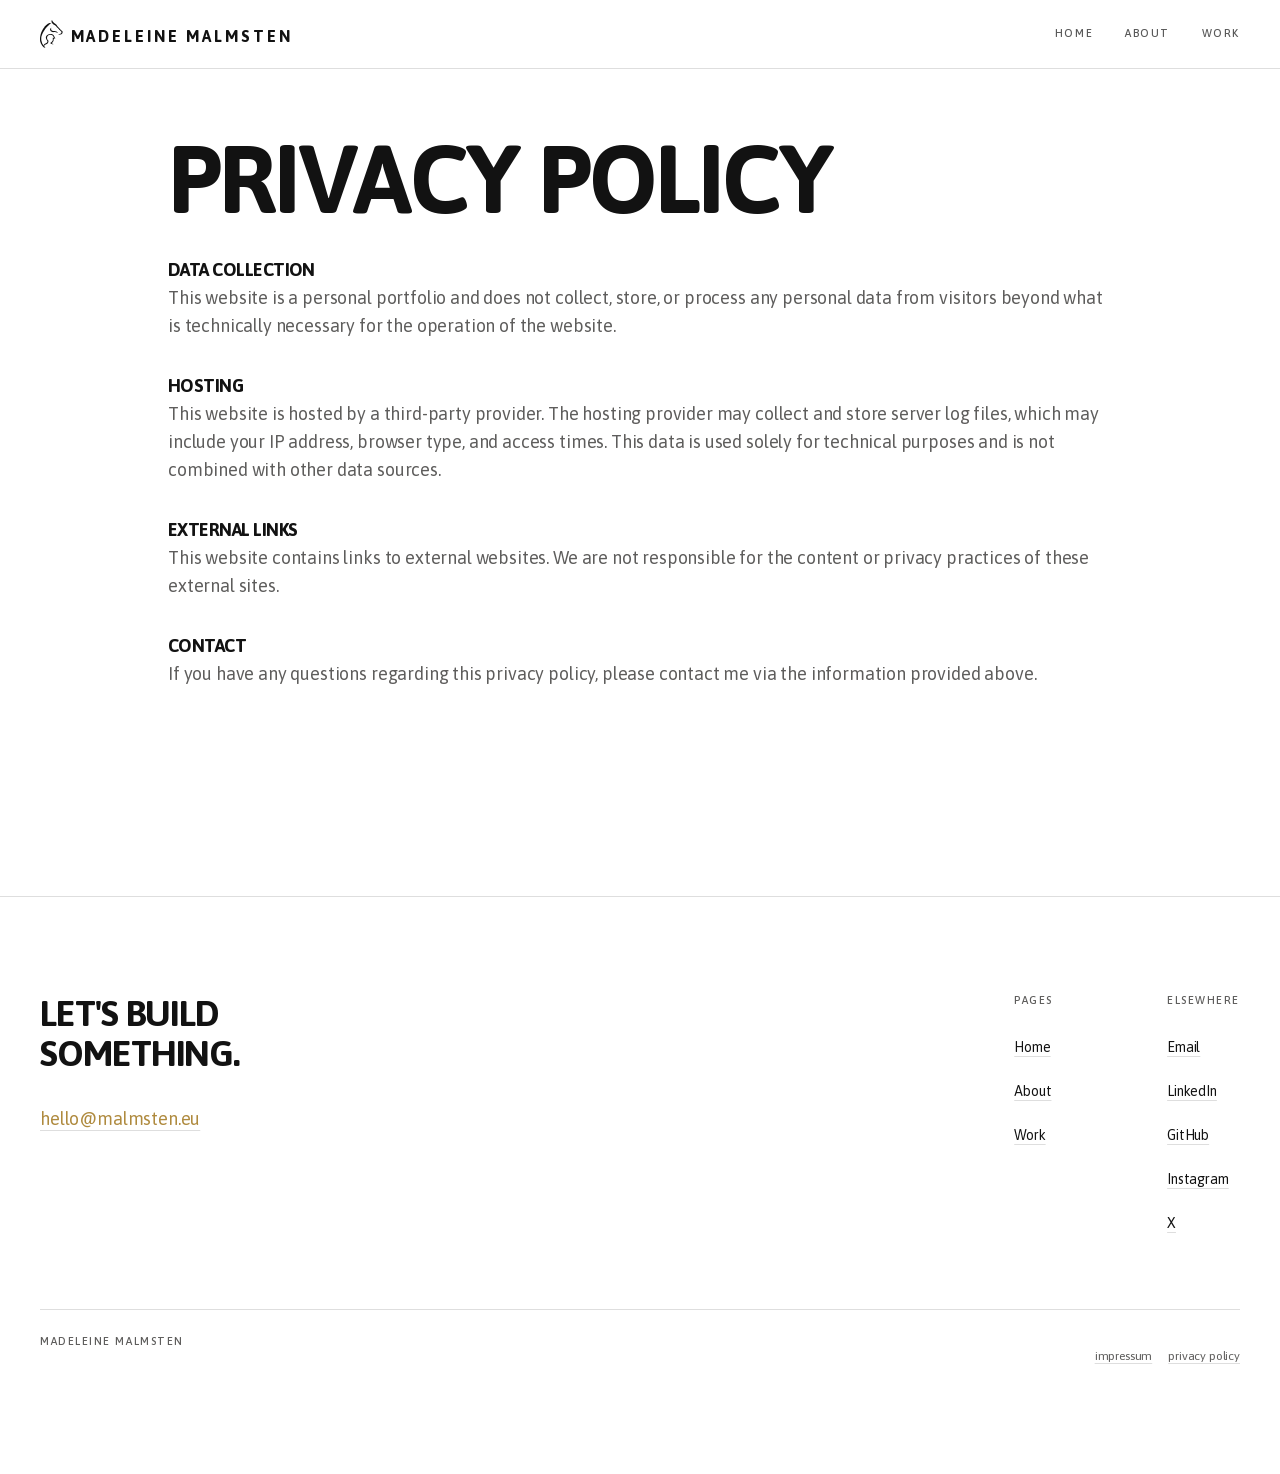
<file: privacy/index.html>
<!DOCTYPE html><html lang="en" class="asap_e6116f78-module__EqFZ5q__variable asap_f903436e-module__VfbDya__variable h-full antialiased"><head><meta charSet="utf-8"/><meta name="viewport" content="width=device-width, initial-scale=1"/><link rel="preload" href="/_next/static/media/bc44eae7e2e44295-s.p.1rh46f8phqm43.woff2" as="font" crossorigin="" type="font/woff2"/><link rel="stylesheet" href="/_next/static/chunks/4198i0v7agphd.css" data-precedence="next"/><link rel="preload" as="script" fetchPriority="low" href="/_next/static/chunks/3s6nzrbk-8mnv.js"/><script src="/_next/static/chunks/19mx3mg6lkumu.js" async=""></script><script src="/_next/static/chunks/1j_9b-l0n6u-t.js" async=""></script><script src="/_next/static/chunks/344n2zhqbh4pn.js" async=""></script><script src="/_next/static/chunks/turbopack-0wc1en2n1v2wu.js" async=""></script><script src="/_next/static/chunks/2pdscvb7piz2s.js" async=""></script><script src="/_next/static/chunks/2ifv-v2ggov31.js" async=""></script><script src="/_next/static/chunks/3asgzusumqy02.js" async=""></script><title>Madeleine Malmsten</title><meta name="description" content="Building technology, products and companies from the ground up"/><link rel="icon" href="/favicon.ico?favicon.0867xvy6iojxm.ico" sizes="48x48" type="image/x-icon"/><meta name="next-size-adjust" content=""/><script src="/_next/static/chunks/0cz1d0mv5g_q7.js" noModule=""></script></head><body class="min-h-full flex flex-col"><div hidden=""><!--$--><!--/$--></div><header class="sticky top-0 z-50 border-b border-rule bg-background/95 backdrop-blur-[2px]"><div class="mx-auto flex max-w-[1600px] items-center justify-between gap-4 px-5 py-2 md:px-10 md:py-3"><a class="meta flex min-h-11 min-w-11 items-center gap-2 text-base font-bold tracking-[0.18em] uppercase" aria-label="Madeleine Malmsten — Home" href="/"><svg viewBox="0 0 690 854" class="h-7 w-auto shrink-0"><path fill="currentColor" d="m318.188 90.688 3.275-.018c7.346.066 14.332.917 21.537 2.33v3c-1.534 1.312-1.534 1.312-3.707 2.645l-2.44 1.53-2.666 1.638c-13.606 8.606-26.98 17.677-38.667 28.808a195 195 0 0 1-6.204 5.59c-4.037 3.524-7.98 7.136-11.886 10.805l-2.088 1.96c-7.204 6.794-14.226 13.763-21.22 20.77l-4.052 4.048q-4.194 4.191-8.382 8.387a9214 9214 0 0 1-10.69 10.688q-4.164 4.159-8.322 8.32l-3.943 3.941c-6.461 6.453-12.826 12.898-18.733 19.87-1.774 1.955-3.576 3.881-5.375 5.813a273 273 0 0 0-12.133 14.105 490 490 0 0 1-5.672 6.883C168.097 262.222 159.933 272.967 152 284l-1.57 2.171C128.54 316.5 110.031 348.746 93 382l-.963 1.876C72.27 422.38 54.244 461.61 44.312 503.938l-.577 2.412c-.646 2.874-1.202 5.753-1.735 8.65l-.387 2.063c-2.7 14.838-3.048 29.465-2.95 44.52.024 3.846.021 7.69.015 11.536.021 19.532 1.069 38.759 4.51 58.006l.647 3.66C54.158 691.216 76.973 742.436 113 787c1.035-3.104 1.286-5.961 1.544-9.207 1.195-14.366 3.839-27.541 13.456-38.793l1.512-1.879c9.507-10.705 25.738-16.205 38.524-22.046 8.056-3.69 15.98-7.505 23.71-11.845l1.98-1.11c7.243-4.14 13.606-8.992 19.274-15.12l1.457-1.477c8.716-9.312 10.95-19.964 10.758-32.27-.533-14.694-6.324-23.16-15.56-33.773-19.042-22.037-31.289-49.73-31.03-79.043l-.035-3.998c.024-8.25.955-15.563 3.41-23.439l1.07-3.453c5.104-13.534 12.098-25.893 21.93-36.547l1.585-1.73c23.29-25.142 59.105-45.903 94.105-47.431 4.333-.046 8.665-.086 12.998-.089l2.377-.002c34.628.047 68.866 8.955 94.343 33.645 15.181 15.321 22.976 37.207 31.026 56.82 5.552 13.413 11.838 26.467 21.378 37.537l1.655 1.992c2.219 2.651 4.443 5.17 6.92 7.586C473 563 473 563 473 565a65 65 0 0 1-9.882 1.389l-2.85.182-3.038.183-3.14.197q-4.95.31-9.902.611l-6.725.42Q429.23 568.496 421 569c-.69 3.838-1.16 7.58-1.36 11.473-2.014 34.685-5.412 71.49-31.765 96.59C377.682 686.03 366.057 692.86 354 699c1.072 7.671 7.077 11.429 12.938 15.938C379.42 723.752 393.935 729.252 408 735v1c-5.738.815-11.317 1.172-17.11 1.203l-2.57.017q-2.677.014-5.354.02c-2.695.01-5.389.041-8.083.072-9.373.059-17.914-.246-26.883-3.312l-2.205-.729c-7.083-2.48-14.18-5.19-19.795-10.271-1.64-4.663-1.264-9.744-1.312-14.625l-.088-2.871c-.085-9.522 2.567-17.574 9.173-24.574 5.637-4.886 12.332-8.328 18.829-11.93 17.721-9.843 28.466-21.365 34.398-41 2.578-10.88 3.463-21.299 3.512-32.437l.054-4.506c.047-3.892.077-7.785.104-11.678.035-4.703.092-9.405.145-14.108.078-7.09.129-14.18.185-21.271l34 2-3.25-6.437c-4.99-10.27-8.679-21.048-12.448-31.809-7.997-22.708-19.218-35.537-40.802-46.067-11.377-5.006-22.926-7.788-35.355-7.925l-2.228-.03c-15.69-.167-30.748-.233-45.917 4.268l-2.592.731C264.169 463.96 249.304 471.39 236 485l-2.012 1.914c-16.314 16.644-19.41 42.064-19.195 64.027.308 14.336 3.82 26.336 10.207 39.059l1.367 2.805c4.959 9.183 13.01 16.875 21.633 22.633 5.58 4.094 6.618 10.065 8 16.562l.528 2.367c4.566 25.487-3.04 51.706-17.528 72.633-14.792 20.422-42.437 28.436-65.033 36.915-23.077 8.18-23.077 8.18-39.53 25.273-1.363 3.251-2.149 6.28-2.437 9.812l-.156 1.879c-.931 21.065 11.494 41.42 23.156 58.121q1.281 1.866 2.559 3.734c2.128 3.102 4.278 6.188 6.441 9.266l-1 2c-37.415-15.66-70.178-39.633-95-72l-3.043-3.855c-30.563-38.972-51.087-83.766-60.77-132.332l-.59-2.906C.107 624.32-.327 605.533-.261 586.678c.011-3.608 0-7.216-.012-10.824-.015-21.203 1.69-41.97 4.898-62.917l.386-2.546c12.367-80.881 40.62-155.452 82.412-225.73a745 745 0 0 0 4.19-7.169C105.19 254.022 120.067 231.197 137 210l1.543-1.937c5.97-7.475 12.004-14.85 18.477-21.899a267 267 0 0 0 5.542-6.289c3.007-3.458 6.21-6.668 9.477-9.879 1.878-1.911 3.61-3.886 5.336-5.934 3.376-3.918 7.094-7.312 10.977-10.722a228 228 0 0 0 5.171-4.711C220.451 123.359 254.391 103.756 290 94l3.61-1.031c8.194-2.003 16.17-2.24 24.577-2.281M365 0c1.855 2.783 2.9 5.125 4.066 8.234 10.948 28.647 27.212 49.233 48.835 70.853q2.205 2.211 4.396 4.434A210 210 0 0 0 442 101l1.853 1.458c7.013 5.419 14.344 9.863 22.147 14.042 13.564 7.28 24.923 15.854 36 26.5l1.984 1.758c8.09 7.385 13.378 17.28 17.454 27.304 3.325 8.086 7.918 14.322 13.562 20.938l2.957 3.531c5.462 6.477 11.094 12.788 16.82 19.031a319 319 0 0 1 5.598 6.313c5.074 5.83 10.36 11.467 15.625 17.125l1.849 1.99c6.814 7.328 13.626 14.631 20.807 21.604 1.838 1.886 3.531 3.786 5.234 5.79 5.14 5.888 10.697 11.367 16.22 16.893l3.522 3.533q3.68 3.688 7.363 7.37 4.678 4.68 9.342 9.373 3.632 3.648 7.274 7.287 1.722 1.724 3.44 3.452c8.176 8.228 16.484 16.07 26.136 22.583 5.824 4.403 11.007 10.166 12.49 17.452.18 3.569.122 7.042-.052 10.61l-.059 3.592c-.263 10.452-1.19 20.808-5.566 30.409l-.92 2.033c-9.217 19.433-25.75 30.724-45.389 38.306-3.21 1.062-6.403 1.934-9.691 2.723l-3.742.902c-17.107 3.734-34.737 2.413-52.07 1.223l-3.543-.237-3.29-.255-2.917-.222C560 445 560 445 557 443l3.645-1.031c4.701-1.334 9.398-2.684 14.094-4.036 3.342-.956 6.688-1.894 10.034-2.831 23.538-6.678 50.543-14.755 63.72-37.215 4.385-8.396 5.856-15.792 5.944-25.2l.032-2.57c-.093-6.573-1.167-11.32-5.45-16.523l-2.207-2.094-2.44-2.336a240 240 0 0 0-5.997-5.289c-4.85-4.15-9.279-8.727-13.745-13.282-3.002-3.043-6.03-5.979-9.282-8.753-5.49-4.737-10.56-9.903-15.675-15.037a2175 2175 0 0 0-5.206-5.2c-9.238-9.233-9.238-9.233-12.838-13.482-5.771-6.767-12.314-12.87-18.629-19.121-15.415-15.26-15.415-15.26-20.562-21.34-2.49-2.875-5.22-5.504-7.938-8.16-4.144-4.092-8.123-8.234-11.895-12.676-1.788-2.032-3.676-3.925-5.605-5.824-3.214-3.17-6.218-6.453-9.156-9.879-2.048-2.356-4.165-4.64-6.281-6.934a114 114 0 0 1-8.438-10.5c-20.426-28.636-49.278-45.97-81.095-59.735-24.823-10.756-43.974-28.983-54.342-54.39-8.85-23.025-7.577-46.527 1.714-69.124C361.087 6.813 362.97 3.439 365 0"></path><path fill="currentColor" d="M340 235h2c-.411 6.008-.95 11.89-2.062 17.813-3.389 21.494-1.227 41.194 11.25 59.375 14.963 14.963 32.082 18.479 52.476 20.496l4.101.429c5.002.525 10.006 1.035 15.01 1.542 43.112 4.37 43.112 4.37 60.913 10.533l2.61.893c20.044 7.128 39.927 18.746 49.347 38.544C538.309 391.26 541 398.824 541 406c-3.617-1.538-5.99-3.728-8.812-6.437-24.18-22.465-53.056-33.502-86.106-32.868-5.609.207-11.049.898-16.582 1.805-27.934 4.57-58.69 1.935-82.5-14.5-4.595-3.377-8.817-7.131-13-11l-1.8-1.634c-12.99-11.898-23.371-25.668-24.575-43.948-.372-9.746.577-18.329 4.375-27.418l1.098-2.664c3-6.568 7.239-11.87 11.902-17.336l1.566-1.937c3.72-4.54 7.96-8.283 12.434-12.063z"></path></svg><div class="mt-1 hidden md:inline">Madeleine<!-- --> <!-- -->Malmsten</div></a><nav aria-label="Primary" class="hidden md:block"><ul class="flex items-center gap-8"><li><a class="meta inline-flex min-h-11 items-center text-foreground/70 transition-colors hover:text-accent" href="/">Home</a></li><li><a class="meta inline-flex min-h-11 items-center text-foreground/70 transition-colors hover:text-accent" href="/about/">About</a></li><li><a class="meta inline-flex min-h-11 items-center text-foreground/70 transition-colors hover:text-accent" href="/work/">Work</a></li></ul></nav><button type="button" class="meta inline-flex min-h-11 min-w-11 items-center justify-center md:hidden" aria-expanded="false" aria-controls="mobile-nav">Menu</button></div></header><div class="mx-auto min-w-0 w-full max-w-5xl px-5 [overflow-wrap:anywhere] md:px-10 mt-16"><h1>Privacy Policy</h1><h2 class="mt-8 text-lg">Data Collection</h2><p class="mb-8 text-lg text-muted-foreground">This website is a personal portfolio and does not collect, store, or process any personal data from visitors beyond what is technically necessary for the operation of the website.</p><h2 class="mt-8 text-lg">Hosting</h2><p class="mb-8 text-lg text-muted-foreground">This website is hosted by a third-party provider. The hosting provider may collect and store server log files, which may include your IP address, browser type, and access times. This data is used solely for technical purposes and is not combined with other data sources.</p><h2 class="mt-8 text-lg">External Links</h2><p class="mb-8 text-lg text-muted-foreground">This website contains links to external websites. We are not responsible for the content or privacy practices of these external sites.</p><h2 class="mt-8 text-lg">Contact</h2> <p class="mb-8 text-lg text-muted-foreground">If you have any questions regarding this privacy policy, please contact me via the information provided above.</p></div><!--$--><!--/$--><footer class="mt-16 border-t border-rule md:mt-28 lg:mt-44"><div class="mx-auto max-w-[1600px] px-5 py-16 md:px-10 md:py-24"><div class="grid gap-12 md:grid-cols-[minmax(0,1fr)_auto]"><div><p class="display-sm md:max-w-[16ch]">Let&#x27;s build something.</p><a href="mailto:hello@malmsten.eu" class="link-underline mt-6 inline-flex min-h-11 max-w-full items-center break-words text-lg text-accent">hello@malmsten.eu</a></div><div class="grid grid-cols-2 gap-6 lg:gap-20"><nav aria-label="Footer"><p class="meta text-muted-foreground">Pages</p><ul class="mt-4"><li><a class="link-underline inline-flex min-h-11 items-center text-sm" href="/">Home</a></li><li><a class="link-underline inline-flex min-h-11 items-center text-sm" href="/about/">About</a></li><li><a class="link-underline inline-flex min-h-11 items-center text-sm" href="/work/">Work</a></li></ul></nav><div><p class="meta text-muted-foreground">Elsewhere</p><ul class="mt-4"><li><a href="mailto:hello@malmsten.eu" class="link-underline inline-flex min-h-11 items-center text-sm" rel="noreferrer">Email</a></li><li><a href="https://linkedin.com/in/mmalmsten" class="link-underline inline-flex min-h-11 items-center text-sm" rel="noreferrer" target="_blank">LinkedIn</a></li><li><a href="https://github.com/mmalmsten" class="link-underline inline-flex min-h-11 items-center text-sm" rel="noreferrer" target="_blank">GitHub</a></li><li><a href="https://instagram.com/madeleine.malmsten" class="link-underline inline-flex min-h-11 items-center text-sm" rel="noreferrer" target="_blank">Instagram</a></li><li><a href="https://x.com/madde" class="link-underline inline-flex min-h-11 items-center text-sm" rel="noreferrer" target="_blank">X</a></li></ul></div></div></div><div class="mt-16 flex flex-wrap justify-between gap-4 border-t border-rule pt-6 text-muted-foreground"><span class="meta">Madeleine<!-- --> <!-- -->Malmsten</span><div class="flex flex-wrap gap-x-4 gap-y-2 text-xs lowercase"><a class="link-underline inline-flex min-h-11 items-center" href="/impressum/">Impressum</a><a class="link-underline inline-flex min-h-11 items-center" href="/privacy/">Privacy Policy</a></div></div></div></footer><script src="/_next/static/chunks/3s6nzrbk-8mnv.js" id="_R_" async=""></script><script>(self.__next_f=self.__next_f||[]).push([0])</script><script>self.__next_f.push([1,"1:\"$Sreact.fragment\"\n2:I[48303,[\"/_next/static/chunks/2pdscvb7piz2s.js\",\"/_next/static/chunks/2ifv-v2ggov31.js\"],\"SiteHeader\"]\n3:I[39756,[\"/_next/static/chunks/2pdscvb7piz2s.js\",\"/_next/static/chunks/2ifv-v2ggov31.js\"],\"default\"]\n4:I[37457,[\"/_next/static/chunks/2pdscvb7piz2s.js\",\"/_next/static/chunks/2ifv-v2ggov31.js\"],\"default\"]\n5:I[22016,[\"/_next/static/chunks/2pdscvb7piz2s.js\",\"/_next/static/chunks/2ifv-v2ggov31.js\",\"/_next/static/chunks/3asgzusumqy02.js\"],\"\"]\nb:I[68027,[\"/_next/static/chunks/2pdscvb7piz2s.js\",\"/_next/static/chunks/2ifv-v2ggov31.js\"],\"default\",1]\n:HL[\"/_next/static/chunks/4198i0v7agphd.css\",\"style\"]\n:HL[\"/_next/static/media/bc44eae7e2e44295-s.p.1rh46f8phqm43.woff2\",\"font\",{\"crossOrigin\":\"\",\"type\":\"font/woff2\"}]\n9:X\n0:{\"P\":null,\"c\":[\"\",\"privacy\",\"\"],\"q\":\"\",\"i\":false,\"f\":[[[\"\",{\"children\":[\"privacy\",{\"children\":[\"__PAGE__\",{},\"$undefined\",\"$undefined\",4608]},\"$undefined\",\"$undefined\",4608]},\"$undefined\",\"$undefined\",4624],[[\"$\",\"$1\",\"c\",{\"children\":[[[\"$\",\"link\",\"0\",{\"rel\":\"stylesheet\",\"href\":\"/_next/static/chunks/4198i0v7agphd.css\",\"precedence\":\"next\",\"crossOrigin\":\"$undefined\",\"nonce\":\"$undefined\"}],[\"$\",\"script\",\"script-0\",{\"src\":\"/_next/static/chunks/2pdscvb7piz2s.js\",\"async\":true,\"nonce\":\"$undefined\"}],[\"$\",\"script\",\"script-1\",{\"src\":\"/_next/static/chunks/2ifv-v2ggov31.js\",\"async\":true,\"nonce\":\"$undefined\"}]],[\"$\",\"html\",null,{\"lang\":\"en\",\"className\":\"asap_e6116f78-module__EqFZ5q__variable asap_f903436e-module__VfbDya__variable h-full antialiased\",\"children\":[\"$\",\"body\",null,{\"className\":\"min-h-full flex flex-col\",\"children\":[[\"$\",\"$L2\",null,{}],[\"$\",\"$L3\",null,{\"parallelRouterKey\":\"children\",\"error\":\"$undefined\",\"errorStyles\":\"$undefined\",\"errorScripts\":\"$undefined\",\"template\":[\"$\",\"$L4\",null,{}],\"templateStyles\":\"$undefined\",\"templateScripts\":\"$undefined\",\"notFound\":[[[\"$\",\"title\",null,{\"children\":\"404: This page could not be found.\"}],[\"$\",\"div\",null,{\"style\":{\"fontFamily\":\"system-ui,\\\"Segoe UI\\\",Roboto,Helvetica,Arial,sans-serif,\\\"Apple Color Emoji\\\",\\\"Segoe UI Emoji\\\"\",\"height\":\"100vh\",\"textAlign\":\"center\",\"display\":\"flex\",\"flexDirection\":\"column\",\"alignItems\":\"center\",\"justifyContent\":\"center\"},\"children\":[\"$\",\"div\",null,{\"children\":[[\"$\",\"style\",null,{\"dangerouslySetInnerHTML\":{\"__html\":\"body{color:#000;background:#fff;margin:0}.next-error-h1{border-right:1px solid rgba(0,0,0,.3)}@media (prefers-color-scheme:dark){body{color:#fff;background:#000}.next-error-h1{border-right:1px solid rgba(255,255,255,.3)}}\"}}],[\"$\",\"h1\",null,{\"className\":\"next-error-h1\",\"style\":{\"display\":\"inline-block\",\"margin\":\"0 20px 0 0\",\"padding\":\"0 23px 0 0\",\"fontSize\":24,\"fontWeight\":500,\"verticalAlign\":\"top\",\"lineHeight\":\"49px\"},\"children\":404}],[\"$\",\"div\",null,{\"style\":{\"display\":\"inline-block\"},\"children\":[\"$\",\"h2\",null,{\"style\":{\"fontSize\":14,\"fontWeight\":400,\"lineHeight\":\"49px\",\"margin\":0},\"children\":\"This page could not be found.\"}]}]]}]}]],[]],\"forbidden\":\"$undefined\",\"unauthorized\":\"$undefined\"}],[\"$\",\"footer\",null,{\"className\":\"mt-16 border-t border-rule md:mt-28 lg:mt-44\",\"children\":[\"$\",\"div\",null,{\"className\":\"mx-auto max-w-[1600px] px-5 py-16 md:px-10 md:py-24\",\"children\":[[\"$\",\"div\",null,{\"className\":\"grid gap-12 md:grid-cols-[minmax(0,1fr)_auto]\",\"children\":[[\"$\",\"div\",null,{\"children\":[[\"$\",\"p\",null,{\"className\":\"display-sm md:max-w-[16ch]\",\"children\":\"Let's build something.\"}],[\"$\",\"a\",null,{\"href\":\"mailto:hello@malmsten.eu\",\"className\":\"link-underline mt-6 inline-flex min-h-11 max-w-full items-center break-words text-lg text-accent\",\"children\":\"hello@malmsten.eu\"}]]}],[\"$\",\"div\",null,{\"className\":\"grid grid-cols-2 gap-6 lg:gap-20\",\"children\":[[\"$\",\"nav\",null,{\"aria-label\":\"Footer\",\"children\":[[\"$\",\"p\",null,{\"className\":\"meta text-muted-foreground\",\"children\":\"Pages\"}],[\"$\",\"ul\",null,{\"className\":\"mt-4\",\"children\":[[\"$\",\"li\",\"/\",{\"children\":[\"$\",\"$L5\",null,{\"href\":\"/\",\"className\":\"link-underline inline-flex min-h-11 items-center text-sm\",\"children\":\"Home\"}]}],[\"$\",\"li\",\"/about\",{\"children\":[\"$\",\"$L5\",null,{\"href\":\"/about\",\"className\":\"link-underline inline-flex min-h-11 items-center text-sm\",\"children\":\"About\"}]}],[\"$\",\"li\",\"/work\",{\"children\":[\"$\",\"$L5\",null,{\"href\":\"/work\",\"className\":\"link-underline inline-flex min-h-11 items-center text-sm\",\"children\":\"Work\"}]}]]}]]}],[\"$\",\"div\",null,{\"children\":[[\"$\",\"p\",null,{\"className\":\"meta text-muted-foreground\",\"children\":\"Elsewhere\"}],[\"$\",\"ul\",null,{\"className\":\"mt-4\",\"children\":[[\"$\",\"li\",\"Email\",{\"children\":[\"$\",\"a\",null,{\"href\":\"mailto:hello@malmsten.eu\",\"className\":\"link-underline inline-flex min-h-11 items-center text-sm\",\"rel\":\"noreferrer\",\"target\":\"$undefined\",\"children\":\"Email\"}]}],[\"$\",\"li\",\"LinkedIn\",{\"children\":[\"$\",\"a\",null,{\"href\":\"https://linkedin.com/in/mmalmsten\",\"className\":\"link-underline inline-flex min-h-11 items-center text-sm\",\"rel\":\"noreferrer\",\"target\":\"_blank\",\"children\":\"LinkedIn\"}]}],[\"$\",\"li\",\"GitHub\",{\"children\":[\"$\",\"a\",null,{\"href\":\"https://github.com/mmalmsten\",\"className\":\"link-underline inline-flex min-h-11 items-center text-sm\",\"rel\":\"noreferrer\",\"target\":\"_blank\",\"children\":\"GitHub\"}]}],[\"$\",\"li\",\"Instagram\",{\"children\":[\"$\",\"a\",null,{\"href\":\"https://instagram.com/madeleine.malmsten\",\"className\":\"link-underline inline-flex min-h-11 items-center text-sm\",\"rel\":\"noreferrer\",\"target\":\"_blank\",\"children\":\"Instagram\"}]}],[\"$\",\"li\",\"X\",{\"children\":[\"$\",\"a\",null,{\"href\":\"https://x.com/madde\",\"className\":\"link-underline inline-flex min-h-11 items-center text-sm\",\"rel\":\"noreferrer\",\"target\":\"_blank\",\"children\":\"X\"}]}]]}]]}]]}]]}],\"$L6\"]}]}]]}]}]]}],{\"children\":[\"$L7\",{\"children\":[\"$L8\",{},null,false,null]},null,false,\"$9\"]},null,false,null],\"$La\",false]],\"m\":\"$undefined\",\"G\":[\"$b\",[\"$Lc\"]],\"S\":true,\"h\":null,\"r\":\"$undefined\",\"s\":\"$undefined\",\"a\":\"$undefined\",\"l\":\"$undefined\",\"p\":\"$undefined\",\"d\":\"$undefined\",\"b\":\"JF0XfmSEEQIlwCPhh3ya6\"}\nd:I[97367,[\"/_next/static/chunks/2pdscvb7piz2s.js\",\"/_next/static/chunks/2ifv-v2ggov31.js\"],\"OutletBoundary\"]\ne:\"$Sreact.suspense\"\n10:I[97367,[\"/_next/static/chunks/2pdscvb7piz2s.js\",\"/_next/static/chunks/2ifv-v2ggov31.js\"],\"ViewportBoundary\"]\n12:I[97367,[\"/_next/static/chunks/2pdscvb7piz2s.js\",\"/_next/static/chunks/2ifv-v2ggov31.js\"],\"MetadataBoundary\"]\n6:[\"$\",\"div\",null,{\"className\":\"mt-16 flex flex-wrap justify-between gap-4 border-t border-rule pt-6 text-muted-foreground\",\"children\":[[\"$\",\"span\",null,{\"className\":\"meta\",\"children\":[\"Madeleine\",\" \",\"Malmsten\"]}],[\"$\",\"div\",null,{\"className\":\"flex flex-wrap gap-x-4 gap-y-2 text-xs lowercase\",\"children\":[[\"$\",\"$L5\",\"/impressum\",{\"href\":\"/impressum\",\"className\":\"link-underline inline-flex min-h-11 items-center\",\"children\":\"Impressum\"}],[\"$\",\"$L5\",\"/privacy\",{\"href\":\"/privacy\",\"className\":\"link-underline inline-flex min-h-11 items-center\",\"children\":\"Privacy Policy\"}]]}]]}]\n7:[\"$\",\"$1\",\"c\",{\"children\":[null,[\"$\",\"$L3\",null,{\"parallelRouterKey\":\"children\",\"error\":\"$undefined\",\"errorStyles\":\"$undefined\",\"errorScripts\":\"$undefined\",\"template\":[\"$\",\"$L4\",null,{}],\"templateStyles\":\"$undefined\",\"templateScripts\":\"$undefined\",\"notFound\":\"$undefined\",\"forbidden\":\"$undefined\",\"unauthorized\":\"$undefined\"}]]}]\n8:[\"$\",\"$1\",\"c\",{\"children\":[[\"$\",\"div\",null,{\"className\":\"mx-auto min-w-0 w-full max-w-5xl px-5 [overflow-wrap:anywhere] md:px-10 mt-16\",\"children\":[[\"$\",\"h1\",null,{\"children\":\"Privacy Policy\"}],[\"$\",\"h2\",null,{\"className\":\"mt-8 text-lg\",\"children\":\"Data Collection\"}],[\"$\",\"p\",null,{\"className\":\"mb-8 text-lg text-muted-foreground\",\"children\":\"This website is a personal portfolio and does not collect, store, or process any personal data from visitors beyond what is technically necessary for the operation of the website.\"}],[\"$\",\"h2\",null,{\"className\":\"mt-8 text-lg\",\"children\":\"Hosting\"}],[\"$\",\"p\",null,{\"className\":\"mb-8 text-lg text-muted-foreground\",\"children\":\"This website is hosted by a third-party provider. The hosting provider may collect and store server log files, which may include your IP address, browser type, and access times. This data is used solely for technical purposes and is not combined with other data sources.\"}],[\"$\",\"h2\",null,{\"className\":\"mt-8 text-lg\",\"children\":\"External Links\"}],[\"$\",\"p\",null,{\"className\":\"mb-8 text-lg text-muted-foreground\",\"children\":\"This website contains links to external websites. We are not responsible for the content or privacy practices of these external sites.\"}],[\"$\",\"h2\",null,{\"className\":\"mt-8 text-lg\",\"children\":\"Contact\"}],\" \",[\"$\",\"p\",null,{\"className\":\"mb-8 text-lg text-muted-foreground\",\"children\":\"If you have any questions regarding this privacy policy, please contact me via the information provided above.\"}]]}],[[\"$\",\"script\",\"script-0\",{\"src\":\"/_next/static/chunks/3asgzusumqy02.js\",\"async\":true,\"nonce\":\"$undefined\"}]],[\"$\",\"$Ld\",null,{\"children\":[\"$\",\"$e\",null,{\"name\":\"Next.MetadataOutlet\",\"children\":\"$@f\"}]}]]}]\na:[\"$\",\"$1\",\"h\",{\"children\":[null,[\"$\",\"$L10\",null,{\"children\":\"$L11\"}],[\"$\",\"div\",null,{\"hidden\":true,\"children\":[\"$\",\"$L12\",null,{\"children\":[\"$\",\"$e\",null,{\"name\":\"Next.Metadata\",\"children\":\"$L13\"}]}]}],[\"$\",\"meta\",null,{\"name\":\"next-size-adjust\",\"content\":\"\"}]]}]\nc:[\"$\",\"link\",\"0\",{\"rel\":\"stylesheet\",\"href\":\"/_next/static/chunks/4198i0v7agphd.css\",\"precedence\":\"next\",\"crossOrigin\":\"$undefined\",\"nonce\":\"$undefined\"}]\n9:C\n11:[[\"$\",\"meta\",\"0\",{\"charSet\":\"utf-8\"}],[\"$\",\"meta\",\"1\",{\"name\":\"viewport\",\"content\":\"width=device-width, initial-scale=1\"}]]\n14:I[27201,[\"/_next/static/chunks/2pdscvb7piz2s.js\",\"/_next/static/chunks/2ifv-v2ggov31.js\"],\"IconMark\"]\nf:null\n13:[[\"$\",\"title\",\"0\",{\"children\":\"Madeleine Malmsten\"}],[\"$\",\"meta\",\"1\",{\"name\":\"description\",\"content\":\"Building technology, products and companies from the ground up\"}],[\"$\",\"link\",\"2\",{\"rel\":\"icon\",\"href\":\"/favicon.ico?favicon.0867xvy6iojxm.ico\",\"sizes\":\"48x48\",\"type\":\"image/x-icon\"}],[\"$\",\"$L14\",\"3\",{}]]\n"])</script></body></html>
</file>
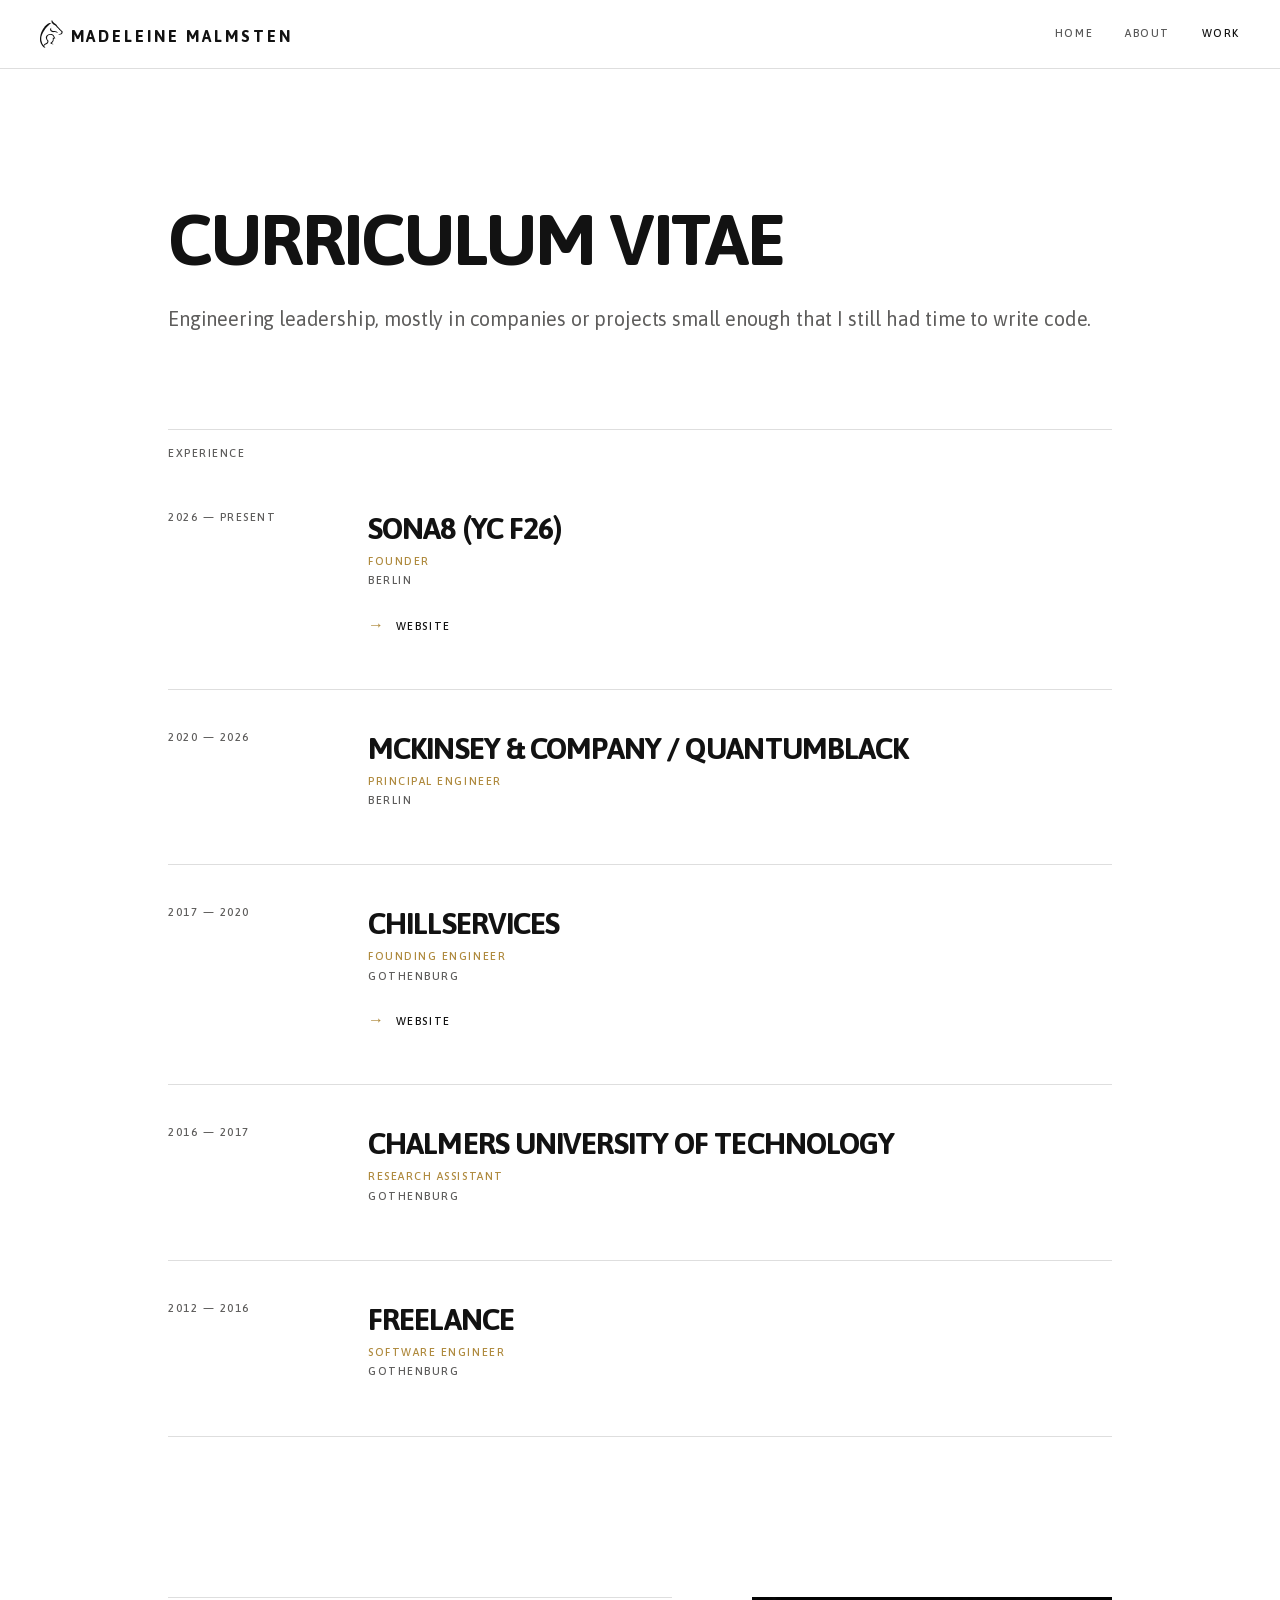
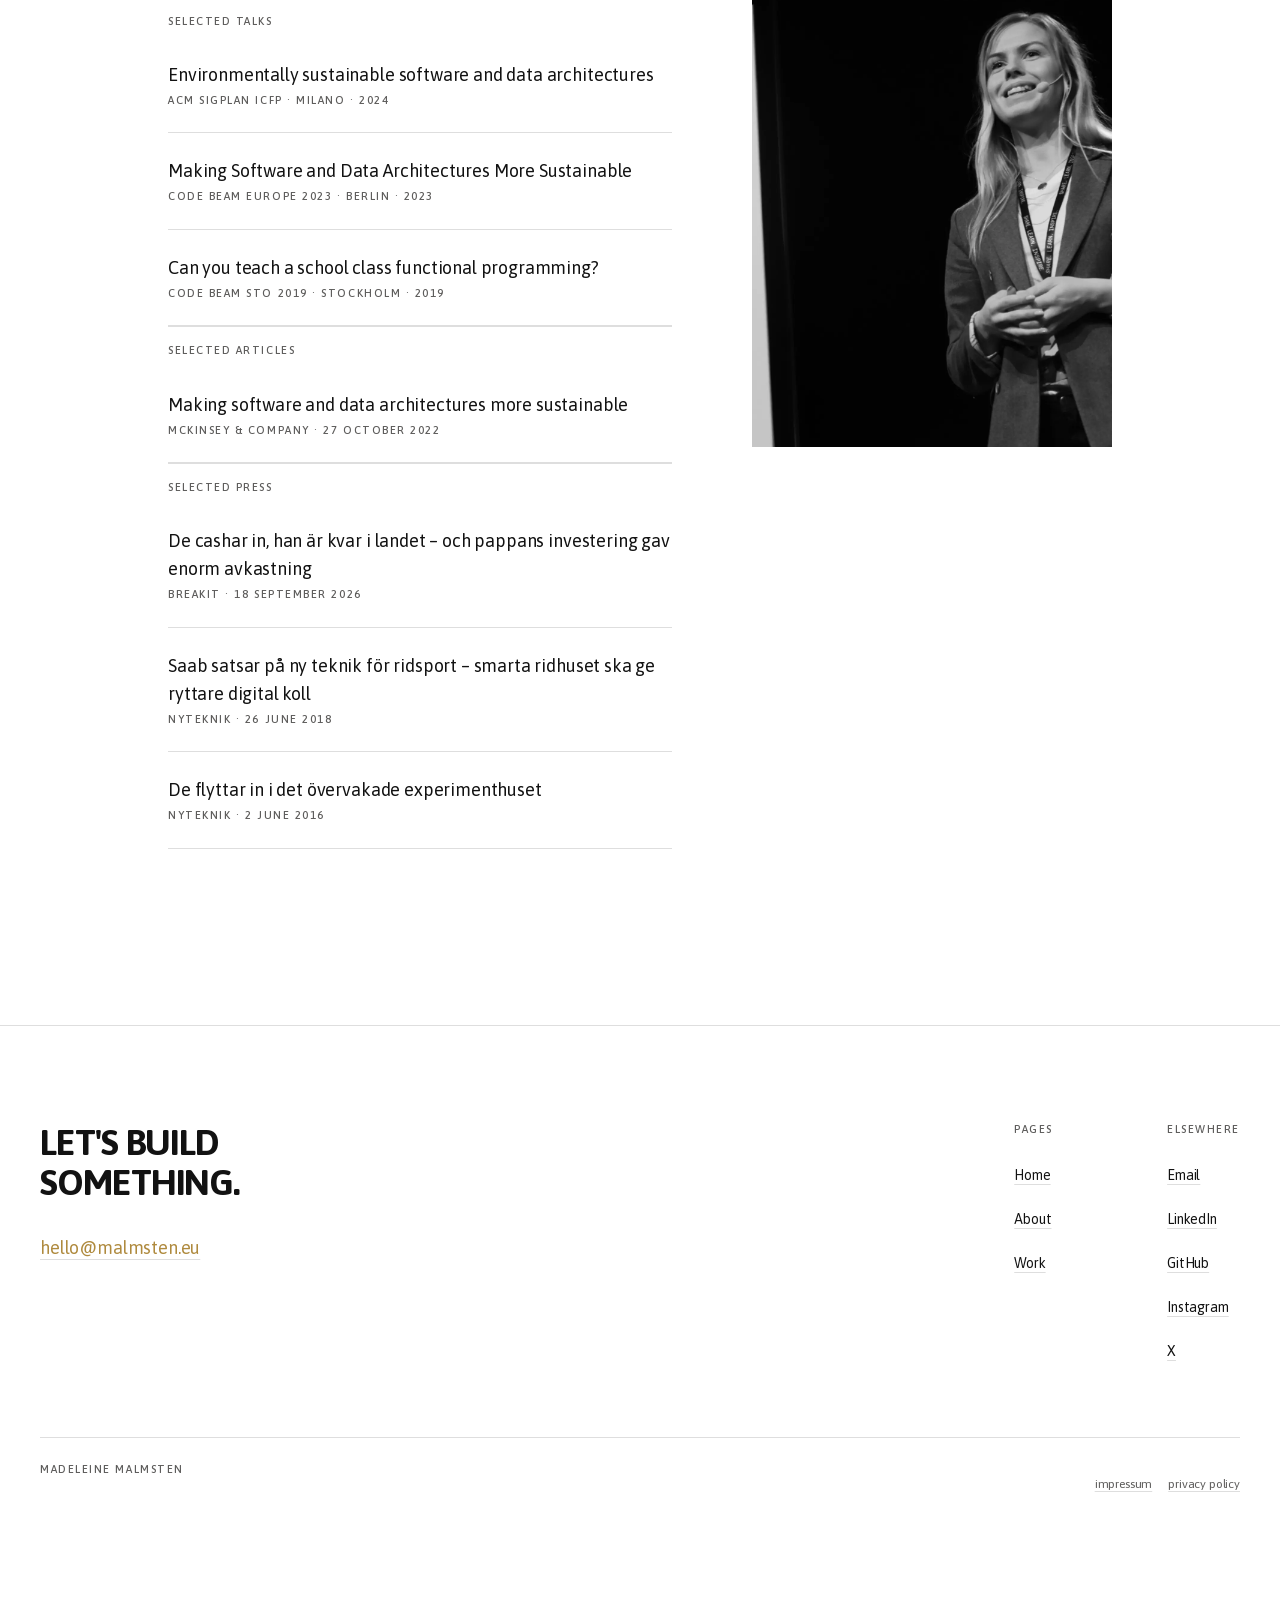
<file: work/index.html>
<!DOCTYPE html><html lang="en" class="asap_e6116f78-module__EqFZ5q__variable asap_f903436e-module__VfbDya__variable h-full antialiased"><head><meta charSet="utf-8"/><meta name="viewport" content="width=device-width, initial-scale=1"/><link rel="preload" href="/_next/static/media/bc44eae7e2e44295-s.p.1rh46f8phqm43.woff2" as="font" crossorigin="" type="font/woff2"/><link rel="stylesheet" href="/_next/static/chunks/4198i0v7agphd.css" data-precedence="next"/><link rel="preload" as="script" fetchPriority="low" href="/_next/static/chunks/3s6nzrbk-8mnv.js"/><script src="/_next/static/chunks/19mx3mg6lkumu.js" async=""></script><script src="/_next/static/chunks/1j_9b-l0n6u-t.js" async=""></script><script src="/_next/static/chunks/344n2zhqbh4pn.js" async=""></script><script src="/_next/static/chunks/turbopack-0wc1en2n1v2wu.js" async=""></script><script src="/_next/static/chunks/2pdscvb7piz2s.js" async=""></script><script src="/_next/static/chunks/2ifv-v2ggov31.js" async=""></script><script src="/_next/static/chunks/3asgzusumqy02.js" async=""></script><title>Madeleine Malmsten</title><meta name="description" content="Building technology, products and companies from the ground up"/><link rel="icon" href="/favicon.ico?favicon.0867xvy6iojxm.ico" sizes="48x48" type="image/x-icon"/><meta name="next-size-adjust" content=""/><script src="/_next/static/chunks/0cz1d0mv5g_q7.js" noModule=""></script></head><body class="min-h-full flex flex-col"><div hidden=""><!--$--><!--/$--></div><header class="sticky top-0 z-50 border-b border-rule bg-background/95 backdrop-blur-[2px]"><div class="mx-auto flex max-w-[1600px] items-center justify-between gap-4 px-5 py-2 md:px-10 md:py-3"><a class="meta flex min-h-11 min-w-11 items-center gap-2 text-base font-bold tracking-[0.18em] uppercase" aria-label="Madeleine Malmsten — Home" href="/"><svg viewBox="0 0 690 854" class="h-7 w-auto shrink-0"><path fill="currentColor" d="m318.188 90.688 3.275-.018c7.346.066 14.332.917 21.537 2.33v3c-1.534 1.312-1.534 1.312-3.707 2.645l-2.44 1.53-2.666 1.638c-13.606 8.606-26.98 17.677-38.667 28.808a195 195 0 0 1-6.204 5.59c-4.037 3.524-7.98 7.136-11.886 10.805l-2.088 1.96c-7.204 6.794-14.226 13.763-21.22 20.77l-4.052 4.048q-4.194 4.191-8.382 8.387a9214 9214 0 0 1-10.69 10.688q-4.164 4.159-8.322 8.32l-3.943 3.941c-6.461 6.453-12.826 12.898-18.733 19.87-1.774 1.955-3.576 3.881-5.375 5.813a273 273 0 0 0-12.133 14.105 490 490 0 0 1-5.672 6.883C168.097 262.222 159.933 272.967 152 284l-1.57 2.171C128.54 316.5 110.031 348.746 93 382l-.963 1.876C72.27 422.38 54.244 461.61 44.312 503.938l-.577 2.412c-.646 2.874-1.202 5.753-1.735 8.65l-.387 2.063c-2.7 14.838-3.048 29.465-2.95 44.52.024 3.846.021 7.69.015 11.536.021 19.532 1.069 38.759 4.51 58.006l.647 3.66C54.158 691.216 76.973 742.436 113 787c1.035-3.104 1.286-5.961 1.544-9.207 1.195-14.366 3.839-27.541 13.456-38.793l1.512-1.879c9.507-10.705 25.738-16.205 38.524-22.046 8.056-3.69 15.98-7.505 23.71-11.845l1.98-1.11c7.243-4.14 13.606-8.992 19.274-15.12l1.457-1.477c8.716-9.312 10.95-19.964 10.758-32.27-.533-14.694-6.324-23.16-15.56-33.773-19.042-22.037-31.289-49.73-31.03-79.043l-.035-3.998c.024-8.25.955-15.563 3.41-23.439l1.07-3.453c5.104-13.534 12.098-25.893 21.93-36.547l1.585-1.73c23.29-25.142 59.105-45.903 94.105-47.431 4.333-.046 8.665-.086 12.998-.089l2.377-.002c34.628.047 68.866 8.955 94.343 33.645 15.181 15.321 22.976 37.207 31.026 56.82 5.552 13.413 11.838 26.467 21.378 37.537l1.655 1.992c2.219 2.651 4.443 5.17 6.92 7.586C473 563 473 563 473 565a65 65 0 0 1-9.882 1.389l-2.85.182-3.038.183-3.14.197q-4.95.31-9.902.611l-6.725.42Q429.23 568.496 421 569c-.69 3.838-1.16 7.58-1.36 11.473-2.014 34.685-5.412 71.49-31.765 96.59C377.682 686.03 366.057 692.86 354 699c1.072 7.671 7.077 11.429 12.938 15.938C379.42 723.752 393.935 729.252 408 735v1c-5.738.815-11.317 1.172-17.11 1.203l-2.57.017q-2.677.014-5.354.02c-2.695.01-5.389.041-8.083.072-9.373.059-17.914-.246-26.883-3.312l-2.205-.729c-7.083-2.48-14.18-5.19-19.795-10.271-1.64-4.663-1.264-9.744-1.312-14.625l-.088-2.871c-.085-9.522 2.567-17.574 9.173-24.574 5.637-4.886 12.332-8.328 18.829-11.93 17.721-9.843 28.466-21.365 34.398-41 2.578-10.88 3.463-21.299 3.512-32.437l.054-4.506c.047-3.892.077-7.785.104-11.678.035-4.703.092-9.405.145-14.108.078-7.09.129-14.18.185-21.271l34 2-3.25-6.437c-4.99-10.27-8.679-21.048-12.448-31.809-7.997-22.708-19.218-35.537-40.802-46.067-11.377-5.006-22.926-7.788-35.355-7.925l-2.228-.03c-15.69-.167-30.748-.233-45.917 4.268l-2.592.731C264.169 463.96 249.304 471.39 236 485l-2.012 1.914c-16.314 16.644-19.41 42.064-19.195 64.027.308 14.336 3.82 26.336 10.207 39.059l1.367 2.805c4.959 9.183 13.01 16.875 21.633 22.633 5.58 4.094 6.618 10.065 8 16.562l.528 2.367c4.566 25.487-3.04 51.706-17.528 72.633-14.792 20.422-42.437 28.436-65.033 36.915-23.077 8.18-23.077 8.18-39.53 25.273-1.363 3.251-2.149 6.28-2.437 9.812l-.156 1.879c-.931 21.065 11.494 41.42 23.156 58.121q1.281 1.866 2.559 3.734c2.128 3.102 4.278 6.188 6.441 9.266l-1 2c-37.415-15.66-70.178-39.633-95-72l-3.043-3.855c-30.563-38.972-51.087-83.766-60.77-132.332l-.59-2.906C.107 624.32-.327 605.533-.261 586.678c.011-3.608 0-7.216-.012-10.824-.015-21.203 1.69-41.97 4.898-62.917l.386-2.546c12.367-80.881 40.62-155.452 82.412-225.73a745 745 0 0 0 4.19-7.169C105.19 254.022 120.067 231.197 137 210l1.543-1.937c5.97-7.475 12.004-14.85 18.477-21.899a267 267 0 0 0 5.542-6.289c3.007-3.458 6.21-6.668 9.477-9.879 1.878-1.911 3.61-3.886 5.336-5.934 3.376-3.918 7.094-7.312 10.977-10.722a228 228 0 0 0 5.171-4.711C220.451 123.359 254.391 103.756 290 94l3.61-1.031c8.194-2.003 16.17-2.24 24.577-2.281M365 0c1.855 2.783 2.9 5.125 4.066 8.234 10.948 28.647 27.212 49.233 48.835 70.853q2.205 2.211 4.396 4.434A210 210 0 0 0 442 101l1.853 1.458c7.013 5.419 14.344 9.863 22.147 14.042 13.564 7.28 24.923 15.854 36 26.5l1.984 1.758c8.09 7.385 13.378 17.28 17.454 27.304 3.325 8.086 7.918 14.322 13.562 20.938l2.957 3.531c5.462 6.477 11.094 12.788 16.82 19.031a319 319 0 0 1 5.598 6.313c5.074 5.83 10.36 11.467 15.625 17.125l1.849 1.99c6.814 7.328 13.626 14.631 20.807 21.604 1.838 1.886 3.531 3.786 5.234 5.79 5.14 5.888 10.697 11.367 16.22 16.893l3.522 3.533q3.68 3.688 7.363 7.37 4.678 4.68 9.342 9.373 3.632 3.648 7.274 7.287 1.722 1.724 3.44 3.452c8.176 8.228 16.484 16.07 26.136 22.583 5.824 4.403 11.007 10.166 12.49 17.452.18 3.569.122 7.042-.052 10.61l-.059 3.592c-.263 10.452-1.19 20.808-5.566 30.409l-.92 2.033c-9.217 19.433-25.75 30.724-45.389 38.306-3.21 1.062-6.403 1.934-9.691 2.723l-3.742.902c-17.107 3.734-34.737 2.413-52.07 1.223l-3.543-.237-3.29-.255-2.917-.222C560 445 560 445 557 443l3.645-1.031c4.701-1.334 9.398-2.684 14.094-4.036 3.342-.956 6.688-1.894 10.034-2.831 23.538-6.678 50.543-14.755 63.72-37.215 4.385-8.396 5.856-15.792 5.944-25.2l.032-2.57c-.093-6.573-1.167-11.32-5.45-16.523l-2.207-2.094-2.44-2.336a240 240 0 0 0-5.997-5.289c-4.85-4.15-9.279-8.727-13.745-13.282-3.002-3.043-6.03-5.979-9.282-8.753-5.49-4.737-10.56-9.903-15.675-15.037a2175 2175 0 0 0-5.206-5.2c-9.238-9.233-9.238-9.233-12.838-13.482-5.771-6.767-12.314-12.87-18.629-19.121-15.415-15.26-15.415-15.26-20.562-21.34-2.49-2.875-5.22-5.504-7.938-8.16-4.144-4.092-8.123-8.234-11.895-12.676-1.788-2.032-3.676-3.925-5.605-5.824-3.214-3.17-6.218-6.453-9.156-9.879-2.048-2.356-4.165-4.64-6.281-6.934a114 114 0 0 1-8.438-10.5c-20.426-28.636-49.278-45.97-81.095-59.735-24.823-10.756-43.974-28.983-54.342-54.39-8.85-23.025-7.577-46.527 1.714-69.124C361.087 6.813 362.97 3.439 365 0"></path><path fill="currentColor" d="M340 235h2c-.411 6.008-.95 11.89-2.062 17.813-3.389 21.494-1.227 41.194 11.25 59.375 14.963 14.963 32.082 18.479 52.476 20.496l4.101.429c5.002.525 10.006 1.035 15.01 1.542 43.112 4.37 43.112 4.37 60.913 10.533l2.61.893c20.044 7.128 39.927 18.746 49.347 38.544C538.309 391.26 541 398.824 541 406c-3.617-1.538-5.99-3.728-8.812-6.437-24.18-22.465-53.056-33.502-86.106-32.868-5.609.207-11.049.898-16.582 1.805-27.934 4.57-58.69 1.935-82.5-14.5-4.595-3.377-8.817-7.131-13-11l-1.8-1.634c-12.99-11.898-23.371-25.668-24.575-43.948-.372-9.746.577-18.329 4.375-27.418l1.098-2.664c3-6.568 7.239-11.87 11.902-17.336l1.566-1.937c3.72-4.54 7.96-8.283 12.434-12.063z"></path></svg><div class="mt-1 hidden md:inline">Madeleine<!-- --> <!-- -->Malmsten</div></a><nav aria-label="Primary" class="hidden md:block"><ul class="flex items-center gap-8"><li><a class="meta inline-flex min-h-11 items-center text-foreground/70 transition-colors hover:text-accent" href="/">Home</a></li><li><a class="meta inline-flex min-h-11 items-center text-foreground/70 transition-colors hover:text-accent" href="/about/">About</a></li><li><a class="meta inline-flex min-h-11 items-center transition-colors hover:text-accent text-foreground" href="/work/">Work</a></li></ul></nav><button type="button" class="meta inline-flex min-h-11 min-w-11 items-center justify-center md:hidden" aria-expanded="false" aria-controls="mobile-nav">Menu</button></div></header><div class="mx-auto min-w-0 w-full max-w-5xl px-5 [overflow-wrap:anywhere] md:px-10 pt-10 pb-10 sm:pt-16 sm:pb-14 md:pt-28 md:pb-24"><h1 class="mt-6 display">Curriculum vitae</h1><p class="mt-8 text-lg text-muted-foreground md:text-xl">Engineering leadership, mostly in companies or projects small enough that I still had time to write code.</p></div><div class="mx-auto min-w-0 w-full max-w-5xl px-5 [overflow-wrap:anywhere] md:px-10"><h2 class="meta border-t border-rule pt-4 text-muted-foreground">Experience</h2><ol class="mt-2"><li class="grid gap-4 border-b border-rule py-8 md:grid-cols-[10rem_minmax(0,1fr)] md:gap-x-10 md:py-10"><p class="meta text-muted-foreground">2026 — Present</p><div><h3 class="text-2xl md:text-3xl">Sona8 (YC F26)</h3><p class="meta mt-2 text-accent">Founder</p><p class="meta mt-1 text-muted-foreground">Berlin</p><p class="mt-4 max-w-[52ch] text-muted-foreground"></p><div class="mt-4"><a href="http://sona8.com" class="group inline-flex min-h-11 items-center gap-3 hover:text-accent group-hover:text-accent" target="_blank" rel="noreferrer"><span class="text-accent transition-transform duration-300 group-hover:translate-x-1 -mt-1">→</span><span class="meta">Website</span></a></div></div></li><li class="grid gap-4 border-b border-rule py-8 md:grid-cols-[10rem_minmax(0,1fr)] md:gap-x-10 md:py-10"><p class="meta text-muted-foreground">2020 — 2026</p><div><h3 class="text-2xl md:text-3xl">McKinsey &amp; Company / Quantumblack</h3><p class="meta mt-2 text-accent">Principal Engineer</p><p class="meta mt-1 text-muted-foreground">Berlin</p><p class="mt-4 max-w-[52ch] text-muted-foreground"></p></div></li><li class="grid gap-4 border-b border-rule py-8 md:grid-cols-[10rem_minmax(0,1fr)] md:gap-x-10 md:py-10"><p class="meta text-muted-foreground">2017 — 2020</p><div><h3 class="text-2xl md:text-3xl">ChillServices</h3><p class="meta mt-2 text-accent">Founding engineer</p><p class="meta mt-1 text-muted-foreground">Gothenburg</p><p class="mt-4 max-w-[52ch] text-muted-foreground"></p><div class="mt-4"><a href="http://chillservices.com" class="group inline-flex min-h-11 items-center gap-3 hover:text-accent group-hover:text-accent" target="_blank" rel="noreferrer"><span class="text-accent transition-transform duration-300 group-hover:translate-x-1 -mt-1">→</span><span class="meta">Website</span></a></div></div></li><li class="grid gap-4 border-b border-rule py-8 md:grid-cols-[10rem_minmax(0,1fr)] md:gap-x-10 md:py-10"><p class="meta text-muted-foreground">2016 — 2017</p><div><h3 class="text-2xl md:text-3xl">Chalmers University of Technology</h3><p class="meta mt-2 text-accent">Research Assistant</p><p class="meta mt-1 text-muted-foreground">Gothenburg</p><p class="mt-4 max-w-[52ch] text-muted-foreground"></p></div></li><li class="grid gap-4 border-b border-rule py-8 md:grid-cols-[10rem_minmax(0,1fr)] md:gap-x-10 md:py-10"><p class="meta text-muted-foreground">2012 — 2016</p><div><h3 class="text-2xl md:text-3xl">Freelance</h3><p class="meta mt-2 text-accent">Software engineer</p><p class="meta mt-1 text-muted-foreground">Gothenburg</p><p class="mt-4 max-w-[52ch] text-muted-foreground"></p></div></li></ol></div><div class="mx-auto min-w-0 w-full max-w-5xl px-5 [overflow-wrap:anywhere] md:px-10 mt-16 md:mt-28 lg:mt-40"><div class="grid gap-10 md:grid-cols-[minmax(0,7fr)_minmax(0,5fr)] lg:gap-20"><div><h2 class="meta border-t border-rule pt-4 text-muted-foreground">Selected talks</h2><ul class="mt-2"><li class="border-b border-rule py-6"><a href="https://icfp24.sigplan.org/profile/madeleinemalmsten" target="_blank" rel="noreferrer" class="group flex flex-wrap items-baseline justify-between gap-x-6 gap-y-1"><span class="text-lg group-hover:text-accent">Environmentally sustainable software and data architectures</span><span class="meta text-muted-foreground">ACM SIGPLAN ICFP<!-- --> · <!-- -->Milano<!-- --> · <!-- -->2024</span></a></li><li class="border-b border-rule py-6"><a href="https://codebeameurope.com/keynotes/making-software-and-data-architectures-more-sustainable/" target="_blank" rel="noreferrer" class="group flex flex-wrap items-baseline justify-between gap-x-6 gap-y-1"><span class="text-lg group-hover:text-accent">Making Software and Data Architectures More Sustainable</span><span class="meta text-muted-foreground">Code BEAM Europe 2023<!-- --> · <!-- -->Berlin<!-- --> · <!-- -->2023</span></a></li><li class="border-b border-rule py-6"><a href="https://codebeameurope.com/archives/stockholm_2019/media/can-you-teach-school-class-functional-programming/index.html" target="_blank" rel="noreferrer" class="group flex flex-wrap items-baseline justify-between gap-x-6 gap-y-1"><span class="text-lg group-hover:text-accent">Can you teach a school class functional programming?</span><span class="meta text-muted-foreground">Code BEAM STO 2019<!-- --> · <!-- -->Stockholm<!-- --> · <!-- -->2019</span></a></li></ul><h2 class="meta border-t border-rule pt-4 text-muted-foreground">Selected articles</h2><ul class="mt-2"><li class="border-b border-rule py-6"><a href="https://www.mckinsey.com/capabilities/tech-and-ai/our-insights/tech-forward/making-software-and-data-architectures-more-sustainable" target="_blank" rel="noreferrer" class="group flex flex-wrap items-baseline justify-between gap-x-6 gap-y-1"><span class="text-lg group-hover:text-accent">Making software and data architectures more sustainable</span><span class="meta text-muted-foreground">McKinsey &amp; Company<!-- --> · <!-- -->27 October 2022</span></a></li></ul><h2 class="meta border-t border-rule pt-4 text-muted-foreground">Selected press</h2><ul class="mt-2"><li class="border-b border-rule py-6"><a href="https://www.breakit.se/artikel/47450/de-cashar-in-han-ar-kvar-i-landet-och-pappans-investering-gav-enorm-avkastning" target="_blank" rel="noreferrer" class="group flex flex-wrap items-baseline justify-between gap-x-6 gap-y-1"><span class="text-lg group-hover:text-accent">De cashar in, han är kvar i landet – och pappans investering gav enorm avkastning</span><span class="meta text-muted-foreground">Breakit<!-- --> · <!-- -->18 September 2026</span></a></li><li class="border-b border-rule py-6"><a href="https://www.nyteknik.se/nyheter/saab-satsar-pa-ny-teknik-for-ridsport-smarta-ridhuset-ska-ge-ryttare-digital-koll/200910" target="_blank" rel="noreferrer" class="group flex flex-wrap items-baseline justify-between gap-x-6 gap-y-1"><span class="text-lg group-hover:text-accent">Saab satsar på ny teknik för ridsport – smarta ridhuset ska ge ryttare digital koll</span><span class="meta text-muted-foreground">NyTeknik<!-- --> · <!-- -->26 June 2018</span></a></li><li class="border-b border-rule py-6"><a href="https://www.nyteknik.se/nyheter/de-flyttar-in-i-det-overvakade-experimenthuset/547385" target="_blank" rel="noreferrer" class="group flex flex-wrap items-baseline justify-between gap-x-6 gap-y-1"><span class="text-lg group-hover:text-accent">De flyttar in i det övervakade experimenthuset</span><span class="meta text-muted-foreground">NyTeknik<!-- --> · <!-- -->2 June 2016</span></a></li></ul></div><div><figure class="relative min-w-0 self-start overflow-hidden bg-muted aspect-4/5"><img alt="" fetchPriority="auto" loading="lazy" decoding="async" data-nimg="fill" class="h-full w-full object-cover transition-transform duration-900 ease-out hover:scale-[1.03]" style="position:absolute;height:100%;width:100%;left:0;top:0;right:0;bottom:0;color:transparent" src="/_next/static/media/speaking.408ga_28meefk.webp"/></figure></div></div></div><!--$--><!--/$--><footer class="mt-16 border-t border-rule md:mt-28 lg:mt-44"><div class="mx-auto max-w-[1600px] px-5 py-16 md:px-10 md:py-24"><div class="grid gap-12 md:grid-cols-[minmax(0,1fr)_auto]"><div><p class="display-sm md:max-w-[16ch]">Let&#x27;s build something.</p><a href="mailto:hello@malmsten.eu" class="link-underline mt-6 inline-flex min-h-11 max-w-full items-center break-words text-lg text-accent">hello@malmsten.eu</a></div><div class="grid grid-cols-2 gap-6 lg:gap-20"><nav aria-label="Footer"><p class="meta text-muted-foreground">Pages</p><ul class="mt-4"><li><a class="link-underline inline-flex min-h-11 items-center text-sm" href="/">Home</a></li><li><a class="link-underline inline-flex min-h-11 items-center text-sm" href="/about/">About</a></li><li><a class="link-underline inline-flex min-h-11 items-center text-sm" href="/work/">Work</a></li></ul></nav><div><p class="meta text-muted-foreground">Elsewhere</p><ul class="mt-4"><li><a href="mailto:hello@malmsten.eu" class="link-underline inline-flex min-h-11 items-center text-sm" rel="noreferrer">Email</a></li><li><a href="https://linkedin.com/in/mmalmsten" class="link-underline inline-flex min-h-11 items-center text-sm" rel="noreferrer" target="_blank">LinkedIn</a></li><li><a href="https://github.com/mmalmsten" class="link-underline inline-flex min-h-11 items-center text-sm" rel="noreferrer" target="_blank">GitHub</a></li><li><a href="https://instagram.com/madeleine.malmsten" class="link-underline inline-flex min-h-11 items-center text-sm" rel="noreferrer" target="_blank">Instagram</a></li><li><a href="https://x.com/madde" class="link-underline inline-flex min-h-11 items-center text-sm" rel="noreferrer" target="_blank">X</a></li></ul></div></div></div><div class="mt-16 flex flex-wrap justify-between gap-4 border-t border-rule pt-6 text-muted-foreground"><span class="meta">Madeleine<!-- --> <!-- -->Malmsten</span><div class="flex flex-wrap gap-x-4 gap-y-2 text-xs lowercase"><a class="link-underline inline-flex min-h-11 items-center" href="/impressum/">Impressum</a><a class="link-underline inline-flex min-h-11 items-center" href="/privacy/">Privacy Policy</a></div></div></div></footer><script src="/_next/static/chunks/3s6nzrbk-8mnv.js" id="_R_" async=""></script><script>(self.__next_f=self.__next_f||[]).push([0])</script><script>self.__next_f.push([1,"1:\"$Sreact.fragment\"\n2:I[48303,[\"/_next/static/chunks/2pdscvb7piz2s.js\",\"/_next/static/chunks/2ifv-v2ggov31.js\"],\"SiteHeader\"]\n3:I[39756,[\"/_next/static/chunks/2pdscvb7piz2s.js\",\"/_next/static/chunks/2ifv-v2ggov31.js\"],\"default\"]\n4:I[37457,[\"/_next/static/chunks/2pdscvb7piz2s.js\",\"/_next/static/chunks/2ifv-v2ggov31.js\"],\"default\"]\n5:I[22016,[\"/_next/static/chunks/2pdscvb7piz2s.js\",\"/_next/static/chunks/2ifv-v2ggov31.js\",\"/_next/static/chunks/3asgzusumqy02.js\"],\"\"]\nb:I[68027,[\"/_next/static/chunks/2pdscvb7piz2s.js\",\"/_next/static/chunks/2ifv-v2ggov31.js\"],\"default\",1]\n:HL[\"/_next/static/chunks/4198i0v7agphd.css\",\"style\"]\n:HL[\"/_next/static/media/bc44eae7e2e44295-s.p.1rh46f8phqm43.woff2\",\"font\",{\"crossOrigin\":\"\",\"type\":\"font/woff2\"}]\n9:X\n0:{\"P\":null,\"c\":[\"\",\"work\",\"\"],\"q\":\"\",\"i\":false,\"f\":[[[\"\",{\"children\":[\"work\",{\"children\":[\"__PAGE__\",{},\"$undefined\",\"$undefined\",4608]},\"$undefined\",\"$undefined\",4608]},\"$undefined\",\"$undefined\",4624],[[\"$\",\"$1\",\"c\",{\"children\":[[[\"$\",\"link\",\"0\",{\"rel\":\"stylesheet\",\"href\":\"/_next/static/chunks/4198i0v7agphd.css\",\"precedence\":\"next\",\"crossOrigin\":\"$undefined\",\"nonce\":\"$undefined\"}],[\"$\",\"script\",\"script-0\",{\"src\":\"/_next/static/chunks/2pdscvb7piz2s.js\",\"async\":true,\"nonce\":\"$undefined\"}],[\"$\",\"script\",\"script-1\",{\"src\":\"/_next/static/chunks/2ifv-v2ggov31.js\",\"async\":true,\"nonce\":\"$undefined\"}]],[\"$\",\"html\",null,{\"lang\":\"en\",\"className\":\"asap_e6116f78-module__EqFZ5q__variable asap_f903436e-module__VfbDya__variable h-full antialiased\",\"children\":[\"$\",\"body\",null,{\"className\":\"min-h-full flex flex-col\",\"children\":[[\"$\",\"$L2\",null,{}],[\"$\",\"$L3\",null,{\"parallelRouterKey\":\"children\",\"error\":\"$undefined\",\"errorStyles\":\"$undefined\",\"errorScripts\":\"$undefined\",\"template\":[\"$\",\"$L4\",null,{}],\"templateStyles\":\"$undefined\",\"templateScripts\":\"$undefined\",\"notFound\":[[[\"$\",\"title\",null,{\"children\":\"404: This page could not be found.\"}],[\"$\",\"div\",null,{\"style\":{\"fontFamily\":\"system-ui,\\\"Segoe UI\\\",Roboto,Helvetica,Arial,sans-serif,\\\"Apple Color Emoji\\\",\\\"Segoe UI Emoji\\\"\",\"height\":\"100vh\",\"textAlign\":\"center\",\"display\":\"flex\",\"flexDirection\":\"column\",\"alignItems\":\"center\",\"justifyContent\":\"center\"},\"children\":[\"$\",\"div\",null,{\"children\":[[\"$\",\"style\",null,{\"dangerouslySetInnerHTML\":{\"__html\":\"body{color:#000;background:#fff;margin:0}.next-error-h1{border-right:1px solid rgba(0,0,0,.3)}@media (prefers-color-scheme:dark){body{color:#fff;background:#000}.next-error-h1{border-right:1px solid rgba(255,255,255,.3)}}\"}}],[\"$\",\"h1\",null,{\"className\":\"next-error-h1\",\"style\":{\"display\":\"inline-block\",\"margin\":\"0 20px 0 0\",\"padding\":\"0 23px 0 0\",\"fontSize\":24,\"fontWeight\":500,\"verticalAlign\":\"top\",\"lineHeight\":\"49px\"},\"children\":404}],[\"$\",\"div\",null,{\"style\":{\"display\":\"inline-block\"},\"children\":[\"$\",\"h2\",null,{\"style\":{\"fontSize\":14,\"fontWeight\":400,\"lineHeight\":\"49px\",\"margin\":0},\"children\":\"This page could not be found.\"}]}]]}]}]],[]],\"forbidden\":\"$undefined\",\"unauthorized\":\"$undefined\"}],[\"$\",\"footer\",null,{\"className\":\"mt-16 border-t border-rule md:mt-28 lg:mt-44\",\"children\":[\"$\",\"div\",null,{\"className\":\"mx-auto max-w-[1600px] px-5 py-16 md:px-10 md:py-24\",\"children\":[[\"$\",\"div\",null,{\"className\":\"grid gap-12 md:grid-cols-[minmax(0,1fr)_auto]\",\"children\":[[\"$\",\"div\",null,{\"children\":[[\"$\",\"p\",null,{\"className\":\"display-sm md:max-w-[16ch]\",\"children\":\"Let's build something.\"}],[\"$\",\"a\",null,{\"href\":\"mailto:hello@malmsten.eu\",\"className\":\"link-underline mt-6 inline-flex min-h-11 max-w-full items-center break-words text-lg text-accent\",\"children\":\"hello@malmsten.eu\"}]]}],[\"$\",\"div\",null,{\"className\":\"grid grid-cols-2 gap-6 lg:gap-20\",\"children\":[[\"$\",\"nav\",null,{\"aria-label\":\"Footer\",\"children\":[[\"$\",\"p\",null,{\"className\":\"meta text-muted-foreground\",\"children\":\"Pages\"}],[\"$\",\"ul\",null,{\"className\":\"mt-4\",\"children\":[[\"$\",\"li\",\"/\",{\"children\":[\"$\",\"$L5\",null,{\"href\":\"/\",\"className\":\"link-underline inline-flex min-h-11 items-center text-sm\",\"children\":\"Home\"}]}],[\"$\",\"li\",\"/about\",{\"children\":[\"$\",\"$L5\",null,{\"href\":\"/about\",\"className\":\"link-underline inline-flex min-h-11 items-center text-sm\",\"children\":\"About\"}]}],[\"$\",\"li\",\"/work\",{\"children\":[\"$\",\"$L5\",null,{\"href\":\"/work\",\"className\":\"link-underline inline-flex min-h-11 items-center text-sm\",\"children\":\"Work\"}]}]]}]]}],[\"$\",\"div\",null,{\"children\":[[\"$\",\"p\",null,{\"className\":\"meta text-muted-foreground\",\"children\":\"Elsewhere\"}],[\"$\",\"ul\",null,{\"className\":\"mt-4\",\"children\":[[\"$\",\"li\",\"Email\",{\"children\":[\"$\",\"a\",null,{\"href\":\"mailto:hello@malmsten.eu\",\"className\":\"link-underline inline-flex min-h-11 items-center text-sm\",\"rel\":\"noreferrer\",\"target\":\"$undefined\",\"children\":\"Email\"}]}],[\"$\",\"li\",\"LinkedIn\",{\"children\":[\"$\",\"a\",null,{\"href\":\"https://linkedin.com/in/mmalmsten\",\"className\":\"link-underline inline-flex min-h-11 items-center text-sm\",\"rel\":\"noreferrer\",\"target\":\"_blank\",\"children\":\"LinkedIn\"}]}],[\"$\",\"li\",\"GitHub\",{\"children\":[\"$\",\"a\",null,{\"href\":\"https://github.com/mmalmsten\",\"className\":\"link-underline inline-flex min-h-11 items-center text-sm\",\"rel\":\"noreferrer\",\"target\":\"_blank\",\"children\":\"GitHub\"}]}],[\"$\",\"li\",\"Instagram\",{\"children\":[\"$\",\"a\",null,{\"href\":\"https://instagram.com/madeleine.malmsten\",\"className\":\"link-underline inline-flex min-h-11 items-center text-sm\",\"rel\":\"noreferrer\",\"target\":\"_blank\",\"children\":\"Instagram\"}]}],[\"$\",\"li\",\"X\",{\"children\":[\"$\",\"a\",null,{\"href\":\"https://x.com/madde\",\"className\":\"link-underline inline-flex min-h-11 items-center text-sm\",\"rel\":\"noreferrer\",\"target\":\"_blank\",\"children\":\"X\"}]}]]}]]}]]}]]}],\"$L6\"]}]}]]}]}]]}],{\"children\":[\"$L7\",{\"children\":[\"$L8\",{},null,false,null]},null,false,\"$9\"]},null,false,null],\"$La\",false]],\"m\":\"$undefined\",\"G\":[\"$b\",[\"$Lc\"]],\"S\":true,\"h\":null,\"r\":\"$undefined\",\"s\":\"$undefined\",\"a\":\"$undefined\",\"l\":\"$undefined\",\"p\":\"$undefined\",\"d\":\"$undefined\",\"b\":\"JF0XfmSEEQIlwCPhh3ya6\"}\n12:I[97367,[\"/_next/static/chunks/2pdscvb7piz2s.js\",\"/_next/static/chunks/2ifv-v2ggov31.js\"],\"ViewportBoundary\"]\n14:I[97367,[\"/_next/static/chunks/2pdscvb7piz2s.js\",\"/_next/static/chunks/2ifv-v2ggov31.js\"],\"MetadataBoundary\"]\n15:\"$Sreact.suspense\"\n6:[\"$\",\"div\",null,{\"className\":\"mt-16 flex flex-wrap justify-between gap-4 border-t border-rule pt-6 text-muted-foreground\",\"children\":[[\"$\",\"span\",null,{\"className\":\"meta\",\"children\":[\"Madeleine\",\" \",\"Malmsten\"]}],[\"$\",\"div\",null,{\"className\":\"flex flex-wrap gap-x-4 gap-y-2 text-xs lowercase\",\"children\":[[\"$\",\"$L5\",\"/impressum\",{\"href\":\"/impressum\",\"className\":\"link-underline inline-flex min-h-11 items-center\",\"children\":\"Impressum\"}],[\"$\",\"$L5\",\"/privacy\",{\"href\":\"/privacy\",\"className\":\"link-underline inline-flex min-h-11 items-center\",\"children\":\"Privacy Policy\"}]]}]]}]\n7:[\"$\",\"$1\",\"c\",{\"children\":[null,[\"$\",\"$L3\",null,{\"parallelRouterKey\":\"children\",\"error\":\"$undefined\",\"errorStyles\":\"$undefined\",\"errorScripts\":\"$undefined\",\"template\":[\"$\",\"$L4\",null,{}],\"templateStyles\":\"$undefined\",\"templateScripts\":\"$undefined\",\"notFound\":\"$undefined\",\"forbidden\":\"$undefined\",\"unauthorized\":\"$undefined\"}]]}]\n8:[\"$\",\"$1\",\"c\",{\"children\":[[[\"$\",\"div\",null,{\"className\":\"mx-auto min-w-0 w-full max-w-5xl px-5 [overflow-wrap:anywhere] md:px-10 pt-10 pb-10 sm:pt-16 sm:pb-14 md:pt-28 md:pb-24\",\"children\":[[\"$\",\"h1\",null,{\"className\":\"mt-6 display\",\"children\":\"Curriculum vitae\"}],[\"$\",\"p\",null,{\"className\":\"mt-8 text-lg text-muted-foreground md:text-xl\",\"children\":\"Engineering leadership, mostly in companies or projects small enough that I still had time to write code.\"}]]}],[\"$\",\"div\",null,{\"className\":\"mx-auto min-w-0 w-full max-w-5xl px-5 [overflow-wrap:anywhere] md:px-10\",\"children\":[[\"$\",\"h2\",null,{\"id\":\"$undefined\",\"className\":\"meta border-t border-rule pt-4 text-muted-foreground\",\"children\":\"Experience\"}],[\"$\",\"ol\",null,{\"className\":\"mt-2\",\"children\":[[\"$\",\"li\",\"Sona8 (YC F26)-2026 — Present\",{\"className\":\"grid gap-4 border-b border-rule py-8 md:grid-cols-[10rem_minmax(0,1fr)] md:gap-x-10 md:py-10\",\"children\":[[\"$\",\"p\",null,{\"className\":\"meta text-muted-foreground\",\"children\":\"2026 — Present\"}],[\"$\",\"div\",null,{\"children\":[[\"$\",\"h3\",null,{\"className\":\"text-2xl md:text-3xl\",\"children\":\"Sona8 (YC F26)\"}],[\"$\",\"p\",null,{\"className\":\"meta mt-2 text-accent\",\"children\":\"Founder\"}],[\"$\",\"p\",null,{\"className\":\"meta mt-1 text-muted-foreground\",\"children\":\"Berlin\"}],[\"$\",\"p\",null,{\"className\":\"mt-4 max-w-[52ch] text-muted-foreground\",\"children\":\"\"}],[\"$\",\"div\",null,{\"className\":\"mt-4\",\"children\":[\"$\",\"a\",null,{\"href\":\"http://sona8.com\",\"className\":\"group inline-flex min-h-11 items-center gap-3 hover:text-accent group-hover:text-accent\",\"target\":\"_blank\",\"rel\":\"noreferrer\",\"children\":[[\"$\",\"span\",null,{\"className\":\"text-accent transition-transform duration-300 group-hover:translate-x-1 -mt-1\",\"children\":\"→\"}],[\"$\",\"span\",null,{\"className\":\"meta\",\"children\":\"Website\"}]]}]}]]}],false]}],[\"$\",\"li\",\"McKinsey \u0026 Company / Quantumblack-2020 — 2026\",{\"className\":\"grid gap-4 border-b border-rule py-8 md:grid-cols-[10rem_minmax(0,1fr)] md:gap-x-10 md:py-10\",\"children\":[[\"$\",\"p\",null,{\"className\":\"meta text-muted-foreground\",\"children\":\"2020 — 2026\"}],[\"$\",\"div\",null,{\"children\":[[\"$\",\"h3\",null,{\"className\":\"text-2xl md:text-3xl\",\"children\":\"McKinsey \u0026 Company / Quantumblack\"}],[\"$\",\"p\",null,{\"className\":\"meta mt-2 text-accent\",\"children\":\"Principal Engineer\"}],[\"$\",\"p\",null,{\"className\":\"meta mt-1 text-muted-foreground\",\"children\":\"Berlin\"}],[\"$\",\"p\",null,{\"className\":\"mt-4 max-w-[52ch] text-muted-foreground\",\"children\":\"\"}],\"$undefined\"]}],false]}],[\"$\",\"li\",\"ChillServices-2017 — 2020\",{\"className\":\"grid gap-4 border-b border-rule py-8 md:grid-cols-[10rem_minmax(0,1fr)] md:gap-x-10 md:py-10\",\"children\":[[\"$\",\"p\",null,{\"className\":\"meta text-muted-foreground\",\"children\":\"2017 — 2020\"}],[\"$\",\"div\",null,{\"children\":[[\"$\",\"h3\",null,{\"className\":\"text-2xl md:text-3xl\",\"children\":\"ChillServices\"}],[\"$\",\"p\",null,{\"className\":\"meta mt-2 text-accent\",\"children\":\"Founding engineer\"}],[\"$\",\"p\",null,{\"className\":\"meta mt-1 text-muted-foreground\",\"children\":\"Gothenburg\"}],[\"$\",\"p\",null,{\"className\":\"mt-4 max-w-[52ch] text-muted-foreground\",\"children\":\"\"}],[\"$\",\"div\",null,{\"className\":\"mt-4\",\"children\":[\"$\",\"a\",null,{\"href\":\"http://chillservices.com\",\"className\":\"group inline-flex min-h-11 items-center gap-3 hover:text-accent group-hover:text-accent\",\"target\":\"_blank\",\"rel\":\"noreferrer\",\"children\":[[\"$\",\"span\",null,{\"className\":\"text-accent transition-transform duration-300 group-hover:translate-x-1 -mt-1\",\"children\":\"→\"}],[\"$\",\"span\",null,{\"className\":\"meta\",\"children\":\"Website\"}]]}]}]]}],false]}],[\"$\",\"li\",\"Chalmers University of Technology-2016 — 2017\",{\"className\":\"grid gap-4 border-b border-rule py-8 md:grid-cols-[10rem_minmax(0,1fr)] md:gap-x-10 md:py-10\",\"children\":[[\"$\",\"p\",null,{\"className\":\"meta text-muted-foreground\",\"children\":\"2016 — 2017\"}],[\"$\",\"div\",null,{\"children\":[[\"$\",\"h3\",null,{\"className\":\"text-2xl md:text-3xl\",\"children\":\"Chalmers University of Technology\"}],[\"$\",\"p\",null,{\"className\":\"meta mt-2 text-accent\",\"children\":\"Research Assistant\"}],[\"$\",\"p\",null,{\"className\":\"meta mt-1 text-muted-foreground\",\"children\":\"Gothenburg\"}],[\"$\",\"p\",null,{\"className\":\"mt-4 max-w-[52ch] text-muted-foreground\",\"children\":\"\"}],\"$undefined\"]}],false]}],[\"$\",\"li\",\"Freelance-2012 — 2016\",{\"className\":\"grid gap-4 border-b border-rule py-8 md:grid-cols-[10rem_minmax(0,1fr)] md:gap-x-10 md:py-10\",\"children\":[\"$Ld\",\"$Le\",false]}]]}]]}],\"$Lf\"],[\"$L10\"],\"$L11\"]}]\na:[\"$\",\"$1\",\"h\",{\"children\":[null,[\"$\",\"$L12\",null,{\"children\":\"$L13\"}],[\"$\",\"div\",null,{\"hidden\":true,\"children\":[\"$\",\"$L14\",null,{\"children\":[\"$\",\"$15\",null,{\"name\":\"Next.Metadata\",\"children\":\"$L16\"}]}]}],[\"$\",\"meta\",null,{\"name\":\"next-size-adjust\",\"content\":\"\"}]]}]\nc:[\"$\",\"link\",\"0\",{\"rel\":\"stylesheet\",\"href\":\"/_next/static/chunks/4198i0v7agphd.css\",\"precedence\":\"next\",\"crossOrigin\":\"$undefined\",\"nonce\":\"$undefined\"}]\n1a:I[97367,[\"/_next/static/chunks/2pdscvb7piz2s.js\",\"/_next/static/chunks/2ifv-v2ggov31.js\"],\"OutletBoundary\"]\n9:C\nd:[\"$\",\"p\",null,{\"className\":\"meta text-muted-foreground\",\"children\":\"2012 — 2016\"}]\ne:[\"$\",\"div\",null,{\"children\":[[\"$\",\"h3\",null,{\"className\":\"text-2xl md:text-3xl\",\"children\":\"Freelance\"}],[\"$\",\"p\",null,{\"className\":\"meta mt-2 text-accent\",\"children\":\"Software engineer\"}],[\"$\",\"p\",null,{\"className\":\"meta mt-1 text-muted-foreground\",\"children\":\"Gothenburg\"}],[\"$\",\"p\",null,{\"className\":\"mt-4 max-w-[52ch] text-muted-foreground\",\"children\":\"\"}],\"$undefined\"]}]\nf:[\"$\",\"div\",null,{\"className\":\"mx-auto min-w-0 w-full max-w-5xl px-5 [overflow-wrap:anywhere] md:px-10 mt-16 md:mt-28 lg:mt-40\",\"children\":[\"$\",\"div\",null,{\"className\":\"grid gap-10 md:grid-cols-[minmax(0,7fr)_minmax(0,5fr)] lg:gap-20\",\"children\":[[\"$\",\"div\",null,{\"children\":[[\"$\",\"h2\",null,{\"id\":\"$undefined\",\"className\":\"meta border-t border-rule pt-4 text-muted-foreground\",\"children\":\"Selected talks\"}],[\"$\",\"ul\",null,{\"className\":\"mt-2\",\"children\":[[\"$\",\"li\",\"ACM SIGPLAN ICFP-2024\",{\"className\":\"border-b border-rule py-6\",\"children\":[\"$\",\"a\",null,{\"href\":\"https://icfp24.sigplan.org/profile/madeleinemalmsten\",\"target\":\"_blank\",\"rel\":\"noreferrer\",\"className\":\"group flex flex-wrap items-baseline justify-between gap-x-6 gap-y-1\",\"children\":[[\"$\",\"span\",null,{\"className\":\"text-lg group-hover:text-accent\",\"children\":\"Environmentally sustainable software and data architectures\"}],[\"$\",\"span\",null,{\"className\":\"meta text-muted-foreground\",\"children\":[\"ACM SIGPLAN ICFP\",\" · \",\"Milano\",\" · \",2024]}]]}]}],[\"$\",\"li\",\"Code BEAM Europe 2023-2023\",{\"className\":\"border-b border-rule py-6\",\"children\":[\"$\",\"a\",null,{\"href\":\"https://codebeameurope.com/keynotes/making-software-and-data-architectures-more-sustainable/\",\"target\":\"_blank\",\"rel\":\"noreferrer\",\"className\":\"group flex flex-wrap items-baseline justify-between gap-x-6 gap-y-1\",\"children\":[[\"$\",\"span\",null,{\"className\":\"text-lg group-hover:text-accent\",\"children\":\"Making Software and Data Architectures More Sustainable\"}],[\"$\",\"span\",null,{\"className\":\"meta text-muted-foreground\",\"children\":[\"Code BEAM Europe 2023\",\" · \",\"Berlin\",\" · \",2023]}]]}]}],[\"$\",\"li\",\"Code BEAM STO 2019-2019\",{\"className\":\"border-b border-rule py-6\",\"children\":[\"$\",\"a\",null,{\"href\":\"https://codebeameurope.com/archives/stockholm_2019/media/can-you-teach-school-class-functional-programming/index.html\",\"target\":\"_blank\",\"rel\":\"noreferrer\",\"className\":\"group flex flex-wrap items-baseline justify-between gap-x-6 gap-y-1\",\"children\":[[\"$\",\"span\",null,{\"className\":\"text-lg group-hover:text-accent\",\"children\":\"Can you teach a school class functional programming?\"}],[\"$\",\"span\",null,{\"className\":\"meta text-muted-foreground\",\"children\":[\"Code BEAM STO 2019\",\" · \",\"Stockholm\",\" · \",2019]}]]}]}]]}],[\"$\",\"h2\",null,{\"id\":\"$undefined\",\"className\":\"meta border-t border-rule pt-4 text-muted-foreground\",\"children\":\"Selected articles\"}],[\"$\",\"ul\",null,{\"className\":\"mt-2\",\"children\":[[\"$\",\"li\",\"Making software and data architectures more sustainable\",{\"className\":\"border-b border-rule py-6\",\"children\":[\"$\",\"a\",null,{\"href\":\"https://www.mckinsey.com/capabilities/tech-and-ai/our-insights/tech-forward/making-software-and-data-architectures-more-sustainable\",\"target\":\"_blank\",\"rel\":\"noreferrer\",\"className\":\"group flex flex-wrap items-baseline justify-between gap-x-6 gap-y-1\",\"children\":[[\"$\",\"span\",null,{\"className\":\"text-lg group-hover:text-accent\",\"children\":\"Making software and data architectures more sustainable\"}],[\"$\",\"span\",null,{\"className\":\"meta text-muted-foreground\",\"children\":[\"McKinsey \u0026 Company\",\" · \",\"27 October 2022\"]}]]}]}]]}],[\"$\",\"h2\",null,{\"id\":\"$undefined\",\"className\":\"meta border-t border-rule pt-4 text-muted-foreground\",\"children\":\"Selected press\"}],[\"$\",\"ul\",null,{\"className\":\"mt-2\",\"children\":[[\"$\",\"li\",\"De cashar in, han är kvar i landet – och pappans investering gav enorm avkastning\",{\"className\":\"border-b border-rule py-6\",\"children\":[\"$\",\"a\",null,{\"href\":\"https://www.breakit.se/artikel/47450/de-cashar-in-han-ar-kvar-i-landet-och-pappans-investering-gav-enorm-avkastning\",\"target\":\"_blank\",\"rel\":\"noreferrer\",\"className\":\"group flex flex-wrap items-baseline justify-between gap-x-6 gap-y-1\",\"children\":[[\"$\",\"span\",null,{\"className\":\"text-lg group-hover:text-accent\",\"children\":\"De cashar in, han är kvar i landet – och pappans investering gav enorm avkastning\"}],[\"$\",\"span\",null,{\"className\":\"meta text-muted-foreground\",\"children\":[\"Breakit\",\" · \",\"18 September 2026\"]}]]}]}],[\"$\",\"li\",\"Saab satsar på ny teknik för ridsport – smarta ridhuset ska ge ryttare digital koll\",{\"className\":\"border-b border-rule py-6\",\"children\":\"$L17\"}],\"$L18\"]}]]}],\"$L19\"]}]}]\n10:[\"$\",\"script\",\"script-0\",{\"src\":\"/_next/static/chunks/3asgzusumqy02.js\",\"async\":true,\"nonce\":\"$undefined\"}]\n11:[\"$\",\"$L1a\",null,{\"children\":[\"$\",\"$15\",null,{\"name\":\"Next.MetadataOutlet\",\"children\":\"$@1b\"}]}]\n1c:I[5500,[\"/_next/static/chunks/2pdscvb7piz2s.js\",\"/_next/static/chunks/2ifv-v2ggov31.js\",\"/_next/static/chunks/3asgzusumqy02.js\"],\"Image\"]\n17:[\"$\",\"a\",null,{\"href\":\"https://www.nyteknik.se/nyheter/saab-satsar-pa-ny-teknik-for-ridsport-smarta-ridhuset-ska-ge-ryttare-digital-koll/200910\",\"target\":\"_blank\",\"rel\":\"noreferrer\",\"className\":\"group flex flex-wrap items-baseline justify-between gap-x-6 gap-y-1\",\"children\":[[\"$\",\"span\",null,{\"className\":\"text-lg group-hover:text-accent\",\"children\":\"Saab satsar på ny teknik för ridsport – smarta ridhuset ska ge ryttare digital koll\"}],[\"$\",\"span\",null,{\"className\":\"meta text-muted-foreground\",\"children\":[\"NyTeknik\",\" · \",\"26 June 2018\"]}]]}]\n18:[\"$\",\"li\",\"De flyttar in i det övervakade experimenthuset\",{\"className\":\"border-b border-rule py-6\",\"children\":[\"$\",\"a\",null,{\"href\":\"https://www.nyteknik.se/nyheter/de-flyttar-in-i-det-overvakade-experimenthuset/547385\",\"target\":\"_blank\",\"rel\":\"noreferrer\",\"className\":\"group flex flex-wrap items-baseline justify-between gap-x-6 gap-y-1\",\"children\":[[\"$\",\"span\",null,{\"className\":\"text-lg group-hover:text-accent\",\"children\":\"De flyttar in i det övervakade experimenthuset\"}],[\"$\",\"span\",null,{\"className\":\"meta text-muted-foreground\",\"children\":[\"NyTeknik\",\" · \",\"2 June 2016\"]}]]}]}]\n19:[\"$\",\"div\",null,{\"children\":[\"$\",\"figure\",null,{\"className\":\"relative min-w-0 self-start overflow-hidden bg-muted aspect-4/5\",\"children\":[\"$\",\"$L1c\",null,{\"src\":{\"src\":\"/_next/static/media/speaking.408ga_28meefk.webp\",\"width\":1200,\"height\":1600,\"blurWidth\":6,\"blurHeight\":8,\"blurDataURL\":\"[data-uri]\"},\"alt\":\"\",\"fill\":true,\"sizes\":\"(min-width: 1024px) 520px, (min-width: 768px) 55vw, calc(100vw - 40px)\",\"loading\":\"lazy\",\"decoding\":\"async\",\"fetchPriority\":\"auto\",\"className\":\"h-full w-full object-cover transition-transform duration-900 ease-out hover:scale-[1.03]\"}]}]}]\n13:[[\"$\",\"meta\",\"0\",{\"charSet\":\"utf-8\"}],[\"$\",\"meta\",\"1\",{\"name\":\"viewport\",\"content\":\"width=device-width, initial-scale=1\"}]]\n1d:I[27201,[\"/_next/static/chunks/2pdscvb7piz2s.js\",\"/_next/static/chunks/2ifv-v2ggov31.js\"],\"IconMark\"]\n16:[[\"$\",\"title\",\"0\",{\"children\":\"Madeleine Malmsten\"}],[\"$\",\"meta\",\"1\",{\"name\":\"description\",\"content\":\"Building technology, products and companies from the ground up\"}],[\"$\",\"link\",\"2\",{\"rel\":\"icon\",\"href\":\"/favicon.ico?favicon.0867xvy6iojxm.ico\",\"sizes\":\"48x48\",\"type\":\"image/x-icon\"}],[\"$\",\"$L1d\",\"3\",{}]]\n1b:null\n"])</script></body></html>
</file>
<file: _next/static/chunks/4198i0v7agphd.css>
@font-face{font-family:Asap;font-style:normal;font-weight:100 900;font-stretch:100%;font-display:swap;src:url(../media/3a237ca4f12460f8-s.3d0ty40-6uym3.woff2)format("woff2");unicode-range:U+102-103,U+110-111,U+128-129,U+168-169,U+1A0-1A1,U+1AF-1B0,U+300-301,U+303-304,U+308-309,U+323,U+329,U+1EA0-1EF9,U+20AB}@font-face{font-family:Asap;font-style:normal;font-weight:100 900;font-stretch:100%;font-display:swap;src:url(../media/1e954fae08d55ab7-s.2q3ep6t6beag3.woff2)format("woff2");unicode-range:U+100-2BA,U+2BD-2C5,U+2C7-2CC,U+2CE-2D7,U+2DD-2FF,U+304,U+308,U+329,U+1D00-1DBF,U+1E00-1E9F,U+1EF2-1EFF,U+2020,U+20A0-20AB,U+20AD-20C0,U+2113,U+2C60-2C7F,U+A720-A7FF}@font-face{font-family:Asap;font-style:normal;font-weight:100 900;font-stretch:100%;font-display:swap;src:url(../media/bc44eae7e2e44295-s.p.1rh46f8phqm43.woff2)format("woff2");unicode-range:U+??,U+131,U+152-153,U+2BB-2BC,U+2C6,U+2DA,U+2DC,U+304,U+308,U+329,U+2000-206F,U+20AC,U+2122,U+2191,U+2193,U+2212,U+2215,U+FEFF,U+FFFD}@font-face{font-family:Asap Fallback;src:local(Arial);ascent-override:94.2%;descent-override:21.38%;line-gap-override:0.0%;size-adjust:99.15%}.asap_e6116f78-module__EqFZ5q__className{font-family:Asap,Asap Fallback;font-style:normal}.asap_e6116f78-module__EqFZ5q__variable{--font-sans:"Asap", "Asap Fallback"}
@font-face{font-family:Asap;font-style:normal;font-weight:100 900;font-stretch:100%;font-display:swap;src:url(../media/3a237ca4f12460f8-s.3d0ty40-6uym3.woff2)format("woff2");unicode-range:U+102-103,U+110-111,U+128-129,U+168-169,U+1A0-1A1,U+1AF-1B0,U+300-301,U+303-304,U+308-309,U+323,U+329,U+1EA0-1EF9,U+20AB}@font-face{font-family:Asap;font-style:normal;font-weight:100 900;font-stretch:100%;font-display:swap;src:url(../media/1e954fae08d55ab7-s.2q3ep6t6beag3.woff2)format("woff2");unicode-range:U+100-2BA,U+2BD-2C5,U+2C7-2CC,U+2CE-2D7,U+2DD-2FF,U+304,U+308,U+329,U+1D00-1DBF,U+1E00-1E9F,U+1EF2-1EFF,U+2020,U+20A0-20AB,U+20AD-20C0,U+2113,U+2C60-2C7F,U+A720-A7FF}@font-face{font-family:Asap;font-style:normal;font-weight:100 900;font-stretch:100%;font-display:swap;src:url(../media/bc44eae7e2e44295-s.p.1rh46f8phqm43.woff2)format("woff2");unicode-range:U+??,U+131,U+152-153,U+2BB-2BC,U+2C6,U+2DA,U+2DC,U+304,U+308,U+329,U+2000-206F,U+20AC,U+2122,U+2191,U+2193,U+2212,U+2215,U+FEFF,U+FFFD}@font-face{font-family:Asap Fallback;src:local(Arial);ascent-override:94.2%;descent-override:21.38%;line-gap-override:0.0%;size-adjust:99.15%}.asap_f903436e-module__VfbDya__className{font-family:Asap,Asap Fallback;font-style:normal}.asap_f903436e-module__VfbDya__variable{--font-serif:"Asap", "Asap Fallback"}
@layer properties{@supports (((-webkit-hyphens:none)) and (not (margin-trim:inline))) or ((-moz-orient:inline) and (not (color:rgb(from red r g b)))){:root,:host{--shimmer-angle:20deg}*,:before,:after,::backdrop{--tw-space-y-reverse:0;--tw-border-style:solid;--tw-leading:initial;--tw-font-weight:initial;--tw-tracking:initial;--tw-blur:initial;--tw-brightness:initial;--tw-contrast:initial;--tw-grayscale:initial;--tw-hue-rotate:initial;--tw-invert:initial;--tw-opacity:initial;--tw-saturate:initial;--tw-sepia:initial;--tw-drop-shadow:initial;--tw-drop-shadow-color:initial;--tw-drop-shadow-alpha:100%;--tw-drop-shadow-size:initial;--tw-backdrop-blur:initial;--tw-backdrop-brightness:initial;--tw-backdrop-contrast:initial;--tw-backdrop-grayscale:initial;--tw-backdrop-hue-rotate:initial;--tw-backdrop-invert:initial;--tw-backdrop-opacity:initial;--tw-backdrop-saturate:initial;--tw-backdrop-sepia:initial;--tw-duration:initial;--tw-ease:initial;--tw-translate-x:0;--tw-translate-y:0;--tw-translate-z:0;--tw-animation-delay:0s;--tw-animation-direction:normal;--tw-animation-duration:initial;--tw-animation-fill-mode:none;--tw-animation-iteration-count:1;--tw-enter-blur:0;--tw-enter-opacity:1;--tw-enter-rotate:0;--tw-enter-scale:1;--tw-enter-translate-x:0;--tw-enter-translate-y:0;--tw-exit-blur:0;--tw-exit-opacity:1;--tw-exit-rotate:0;--tw-exit-scale:1;--tw-exit-translate-x:0;--tw-exit-translate-y:0;--scroll-fade-t:0px;--scroll-fade-b:0px;--scroll-fade-s:0px;--scroll-fade-e:0px;--scroll-fade-mask:initial;--shimmer-image:initial;--shimmer-text-fill:initial}}}@layer theme{:root,:host{--font-sans:"Asap", ui-sans-serif, system-ui, sans-serif;--font-serif:ui-serif, Georgia, Cambria, "Times New Roman", Times, serif;--font-mono:ui-monospace, SFMono-Regular, Menlo, Monaco, Consolas, "Liberation Mono", "Courier New", monospace;--color-white:#fff;--spacing:.25rem;--container-5xl:64rem;--text-xs:.75rem;--text-xs--line-height:calc(1 / .75);--text-sm:.875rem;--text-sm--line-height:calc(1.25 / .875);--text-base:1rem;--text-base--line-height:calc(1.5 / 1);--text-lg:1.125rem;--text-lg--line-height:calc(1.75 / 1.125);--text-xl:1.25rem;--text-xl--line-height:calc(1.75 / 1.25);--text-2xl:1.5rem;--text-2xl--line-height:calc(2 / 1.5);--text-3xl:1.875rem;--text-3xl--line-height:calc(2.25 / 1.875);--text-4xl:2.25rem;--text-4xl--line-height:calc(2.5 / 2.25);--text-5xl:3rem;--text-5xl--line-height:1;--font-weight-bold:700;--leading-snug:1.375;--ease-out:cubic-bezier(0, 0, .2, 1);--default-transition-duration:.15s;--default-transition-timing-function:cubic-bezier(.4, 0, .2, 1);--default-font-family:"Asap", ui-sans-serif, system-ui, sans-serif;--default-mono-font-family:var(--font-mono)}}@layer base{*,:after,:before,::backdrop{box-sizing:border-box;border:0 solid;margin:0;padding:0}::file-selector-button{box-sizing:border-box;border:0 solid;margin:0;padding:0}html,:host{-webkit-text-size-adjust:100%;tab-size:4;line-height:1.5;font-family:var(--default-font-family,-apple-system, BlinkMacSystemFont, "Segoe UI", Roboto, "Helvetica Neue", "Noto Sans", Arial, sans-serif, "Apple Color Emoji", "Segoe UI Emoji", "Segoe UI Symbol", "Noto Color Emoji");font-feature-settings:var(--default-font-feature-settings,normal);font-variation-settings:var(--default-font-variation-settings,normal);-webkit-tap-highlight-color:transparent}hr{height:0;color:inherit;border-top-width:1px}abbr:where([title]){-webkit-text-decoration:underline dotted;text-decoration:underline dotted}h1,h2,h3,h4,h5,h6{font-size:inherit;font-weight:inherit}a{color:inherit;-webkit-text-decoration:inherit;-webkit-text-decoration:inherit;-webkit-text-decoration:inherit;-webkit-text-decoration:inherit;text-decoration:inherit}b,strong{font-weight:bolder}code,kbd,samp,pre{font-family:var(--default-mono-font-family,ui-monospace, SFMono-Regular, Menlo, Monaco, Consolas, "Liberation Mono", "Courier New", monospace);font-feature-settings:var(--default-mono-font-feature-settings,normal);font-variation-settings:var(--default-mono-font-variation-settings,normal);font-size:1em}small{font-size:80%}sub,sup{vertical-align:baseline;font-size:75%;line-height:0;position:relative}sub{bottom:-.25em}sup{top:-.5em}table{text-indent:0;border-color:inherit;border-collapse:collapse}:-moz-focusring:where(:not(iframe)){outline:auto}progress{vertical-align:baseline}summary{display:list-item}ol,ul,menu{list-style:none}img,svg,video,canvas,audio,iframe,embed,object{vertical-align:middle;display:block}img,video{max-width:100%;height:auto}button,input,select,optgroup,textarea{font:inherit;font-feature-settings:inherit;font-variation-settings:inherit;letter-spacing:inherit;color:inherit;opacity:1;background-color:#0000;border-radius:0}::file-selector-button{font:inherit;font-feature-settings:inherit;font-variation-settings:inherit;letter-spacing:inherit;color:inherit;opacity:1;background-color:#0000;border-radius:0}:where(select:is([multiple],[size])) optgroup{font-weight:bolder}:where(select:is([multiple],[size])) optgroup option{padding-inline-start:20px}::file-selector-button{margin-inline-end:4px}::placeholder{opacity:1}@supports (not ((-webkit-appearance:-apple-pay-button))) or (contain-intrinsic-size:1px){::placeholder{color:currentColor}@supports (color:color-mix(in lab, red, red)){::placeholder{color:color-mix(in oklab, currentcolor 50%, transparent)}}}textarea{resize:vertical}::-webkit-search-decoration{-webkit-appearance:none}::-webkit-date-and-time-value{min-height:1lh;text-align:inherit}::-webkit-datetime-edit{display:inline-flex}::-webkit-datetime-edit-fields-wrapper{padding:0}::-webkit-datetime-edit{padding-block:0}::-webkit-datetime-edit-year-field{padding-block:0}::-webkit-datetime-edit-month-field{padding-block:0}::-webkit-datetime-edit-day-field{padding-block:0}::-webkit-datetime-edit-hour-field{padding-block:0}::-webkit-datetime-edit-minute-field{padding-block:0}::-webkit-datetime-edit-second-field{padding-block:0}::-webkit-datetime-edit-millisecond-field{padding-block:0}::-webkit-datetime-edit-meridiem-field{padding-block:0}::-webkit-calendar-picker-indicator{line-height:1}:-moz-ui-invalid{box-shadow:none}button,input:where([type=button],[type=reset],[type=submit]){appearance:button}::file-selector-button{appearance:button}::-webkit-inner-spin-button{height:auto}::-webkit-outer-spin-button{height:auto}[hidden]:where(:not([hidden=until-found])){display:none!important}*{border-color:var(--rule)}html{-webkit-font-smoothing:antialiased}body{background-color:var(--background);color:var(--foreground);font-family:var(--font-sans);letter-spacing:-.01em;font-size:16px;line-height:1.6}h1,h2,h3,h4,.display,.display-sm{letter-spacing:-.03em;text-wrap:balance;font-weight:700;line-height:.95}h1{text-transform:uppercase;font-size:clamp(2.25rem,8vw,6rem)}.display{text-transform:uppercase;font-size:clamp(2.25rem,7vw,4.5rem)}h2{font-size:var(--text-3xl);line-height:var(--tw-leading,var(--text-3xl--line-height));text-transform:uppercase}@media (min-width:48rem){h2{font-size:var(--text-4xl);line-height:var(--tw-leading,var(--text-4xl--line-height))}}@media (min-width:64rem){h2{font-size:var(--text-5xl);line-height:var(--tw-leading,var(--text-5xl--line-height))}}.display-sm{font-size:var(--text-3xl);line-height:var(--tw-leading,var(--text-3xl--line-height));text-transform:uppercase}@media (min-width:48rem){.display-sm{font-size:var(--text-4xl);line-height:var(--tw-leading,var(--text-4xl--line-height))}}h3{font-size:var(--text-2xl);line-height:var(--tw-leading,var(--text-2xl--line-height));text-transform:uppercase}@media (min-width:48rem){h3{font-size:var(--text-3xl);line-height:var(--tw-leading,var(--text-3xl--line-height))}}@media (min-width:64rem){h3{font-size:var(--text-4xl);line-height:var(--tw-leading,var(--text-4xl--line-height))}}h4{font-size:var(--text-lg);line-height:var(--tw-leading,var(--text-lg--line-height));text-transform:uppercase}@media (min-width:48rem){h4{font-size:var(--text-xl);line-height:var(--tw-leading,var(--text-xl--line-height))}}@media (min-width:64rem){h4{font-size:var(--text-2xl);line-height:var(--tw-leading,var(--text-2xl--line-height))}}.blog-post-title{font-size:var(--text-3xl);line-height:var(--tw-leading,var(--text-3xl--line-height));text-transform:uppercase}@media (min-width:40rem){.blog-post-title{font-size:var(--text-2xl);line-height:var(--tw-leading,var(--text-2xl--line-height))}}:focus-visible{outline:2px solid var(--accent);outline-offset:3px}img{display:block}}@layer components;@layer utilities{.\@container{container-type:inline-size}.visible{visibility:visible}.relative{position:relative}.sticky{position:sticky}.top-0{top:0}.z-50{z-index:50}.mx-auto{margin-inline:auto}.-mt-1{margin-top:calc(var(--spacing) * -1)}.mt-1{margin-top:var(--spacing)}.mt-2{margin-top:calc(var(--spacing) * 2)}.mt-4{margin-top:calc(var(--spacing) * 4)}.mt-6{margin-top:calc(var(--spacing) * 6)}.mt-8{margin-top:calc(var(--spacing) * 8)}.mt-12{margin-top:calc(var(--spacing) * 12)}.mt-16{margin-top:calc(var(--spacing) * 16)}.mb-3{margin-bottom:calc(var(--spacing) * 3)}.mb-8{margin-bottom:calc(var(--spacing) * 8)}.block{display:block}.contents{display:contents}.flex{display:flex}.grid{display:grid}.hidden{display:none}.inline-block{display:inline-block}.inline-flex{display:inline-flex}.aspect-4\/5{aspect-ratio:4/5}.aspect-5\/4{aspect-ratio:5/4}.aspect-8\/5{aspect-ratio:8/5}.aspect-9\/10{aspect-ratio:9/10}.aspect-square{aspect-ratio:1}.h-7{height:calc(var(--spacing) * 7)}.h-full{height:100%}.max-h-\[calc\(100dvh-4rem\)\]{max-height:calc(100dvh - 4rem)}.min-h-11{min-height:calc(var(--spacing) * 11)}.min-h-full{min-height:100%}.w-auto{width:auto}.w-full{width:100%}.max-w-5xl{max-width:var(--container-5xl)}.max-w-\[34ch\]{max-width:34ch}.max-w-\[52ch\]{max-width:52ch}.max-w-\[1600px\]{max-width:1600px}.max-w-full{max-width:100%}.min-w-0{min-width:0}.min-w-11{min-width:calc(var(--spacing) * 11)}.shrink-0{flex-shrink:0}.grow-0{flex-grow:0}.grid-cols-2{grid-template-columns:repeat(2,minmax(0,1fr))}.flex-col{flex-direction:column}.flex-col-reverse{flex-direction:column-reverse}.flex-wrap{flex-wrap:wrap}.items-baseline{align-items:baseline}.items-center{align-items:center}.justify-between{justify-content:space-between}.justify-center{justify-content:center}.gap-2{gap:calc(var(--spacing) * 2)}.gap-3{gap:calc(var(--spacing) * 3)}.gap-4{gap:calc(var(--spacing) * 4)}.gap-6{gap:calc(var(--spacing) * 6)}.gap-8{gap:calc(var(--spacing) * 8)}.gap-10{gap:calc(var(--spacing) * 10)}.gap-12{gap:calc(var(--spacing) * 12)}:where(.space-y-2>:not(:last-child)){--tw-space-y-reverse:0;margin-block-start:calc(calc(var(--spacing) * 2) * var(--tw-space-y-reverse));margin-block-end:calc(calc(var(--spacing) * 2) * calc(1 - var(--tw-space-y-reverse)))}.gap-x-4{column-gap:calc(var(--spacing) * 4)}.gap-x-6{column-gap:calc(var(--spacing) * 6)}.gap-y-1{row-gap:var(--spacing)}.gap-y-2{row-gap:calc(var(--spacing) * 2)}.self-start{align-self:flex-start}.overflow-auto{overflow:auto}.overflow-hidden{overflow:hidden}.overflow-y-auto{overflow-y:auto}.overscroll-contain{overscroll-behavior:contain}.border{border-style:var(--tw-border-style);border-width:1px}.border-t{border-top-style:var(--tw-border-style);border-top-width:1px}.border-b{border-bottom-style:var(--tw-border-style);border-bottom-width:1px}.border-rule{border-color:var(--rule)}.bg-background\/95{background-color:var(--background)}@supports (color:color-mix(in lab, red, red)){.bg-background\/95{background-color:color-mix(in oklab, var(--background) 95%, transparent)}}.bg-muted{background-color:var(--muted)}.bg-white{background-color:var(--color-white)}.object-cover{object-fit:cover}.object-center{object-position:center}.p-2{padding:calc(var(--spacing) * 2)}.px-5{padding-inline:calc(var(--spacing) * 5)}.py-2{padding-block:calc(var(--spacing) * 2)}.py-4{padding-block:calc(var(--spacing) * 4)}.py-6{padding-block:calc(var(--spacing) * 6)}.py-8{padding-block:calc(var(--spacing) * 8)}.py-16{padding-block:calc(var(--spacing) * 16)}.pt-2{padding-top:calc(var(--spacing) * 2)}.pt-4{padding-top:calc(var(--spacing) * 4)}.pt-5{padding-top:calc(var(--spacing) * 5)}.pt-6{padding-top:calc(var(--spacing) * 6)}.pt-10{padding-top:calc(var(--spacing) * 10)}.pb-10{padding-bottom:calc(var(--spacing) * 10)}.meta{letter-spacing:.14em;text-transform:uppercase;font-size:.6875rem;font-weight:500;line-height:1.4}.text-2xl{font-size:var(--text-2xl);line-height:var(--tw-leading,var(--text-2xl--line-height))}.text-base{font-size:var(--text-base);line-height:var(--tw-leading,var(--text-base--line-height))}.text-lg{font-size:var(--text-lg);line-height:var(--tw-leading,var(--text-lg--line-height))}.text-sm{font-size:var(--text-sm);line-height:var(--tw-leading,var(--text-sm--line-height))}.text-xl{font-size:var(--text-xl);line-height:var(--tw-leading,var(--text-xl--line-height))}.text-xs{font-size:var(--text-xs);line-height:var(--tw-leading,var(--text-xs--line-height))}.text-\[2rem\]{font-size:2rem}.text-\[8px\]{font-size:8px}.text-\[clamp\(2\.25rem\,16cqi\,6rem\)\]{font-size:clamp(2.25rem,16cqi,6rem)}.leading-snug{--tw-leading:var(--leading-snug);line-height:var(--leading-snug)}.font-bold{--tw-font-weight:var(--font-weight-bold);font-weight:var(--font-weight-bold)}.tracking-\[0\.18em\]{--tw-tracking:.18em;letter-spacing:.18em}.\[overflow-wrap\:anywhere\]{overflow-wrap:anywhere}.break-words{overflow-wrap:break-word}.text-accent{color:var(--accent)}.text-foreground,.text-foreground\/70{color:var(--foreground)}@supports (color:color-mix(in lab, red, red)){.text-foreground\/70{color:color-mix(in oklab, var(--foreground) 70%, transparent)}}.text-muted-foreground{color:var(--muted-foreground)}.lowercase{text-transform:lowercase}.normal-case{text-transform:none}.uppercase{text-transform:uppercase}.underline{text-decoration-line:underline}.link-underline{text-underline-offset:.25em;text-decoration:underline;text-decoration-thickness:1px;-webkit-text-decoration-color:var(--rule);-webkit-text-decoration-color:var(--rule);-webkit-text-decoration-color:var(--rule);text-decoration-color:var(--rule);transition:text-decoration-color .2s}.link-underline:hover{-webkit-text-decoration-color:var(--accent);-webkit-text-decoration-color:var(--accent);-webkit-text-decoration-color:var(--accent);text-decoration-color:var(--accent)}.antialiased{-webkit-font-smoothing:antialiased;-moz-osx-font-smoothing:grayscale}.grayscale{--tw-grayscale:grayscale(100%);filter:var(--tw-blur,) var(--tw-brightness,) var(--tw-contrast,) var(--tw-grayscale,) var(--tw-hue-rotate,) var(--tw-invert,) var(--tw-saturate,) var(--tw-sepia,) var(--tw-drop-shadow,)}.backdrop-blur-\[2px\]{--tw-backdrop-blur:blur(2px);-webkit-backdrop-filter:var(--tw-backdrop-blur,) var(--tw-backdrop-brightness,) var(--tw-backdrop-contrast,) var(--tw-backdrop-grayscale,) var(--tw-backdrop-hue-rotate,) var(--tw-backdrop-invert,) var(--tw-backdrop-opacity,) var(--tw-backdrop-saturate,) var(--tw-backdrop-sepia,);backdrop-filter:var(--tw-backdrop-blur,) var(--tw-backdrop-brightness,) var(--tw-backdrop-contrast,) var(--tw-backdrop-grayscale,) var(--tw-backdrop-hue-rotate,) var(--tw-backdrop-invert,) var(--tw-backdrop-opacity,) var(--tw-backdrop-saturate,) var(--tw-backdrop-sepia,)}.transition-colors{transition-property:color,background-color,border-color,outline-color,text-decoration-color,fill,stroke,--tw-gradient-from,--tw-gradient-via,--tw-gradient-to;transition-timing-function:var(--tw-ease,var(--default-transition-timing-function));transition-duration:var(--tw-duration,var(--default-transition-duration))}.transition-transform{transition-property:transform,translate,scale,rotate;transition-timing-function:var(--tw-ease,var(--default-transition-timing-function));transition-duration:var(--tw-duration,var(--default-transition-duration))}.duration-300{--tw-duration:.3s;transition-duration:.3s}.duration-900{--tw-duration:.9s;transition-duration:.9s}.ease-out{--tw-ease:var(--ease-out);transition-timing-function:var(--ease-out)}@media (hover:hover){.group-hover\:translate-x-1:is(:where(.group):hover *){--tw-translate-x:var(--spacing);translate:var(--tw-translate-x) var(--tw-translate-y)}.group-hover\:text-accent:is(:where(.group):hover *){color:var(--accent)}}.first-letter\:uppercase:first-letter{text-transform:uppercase}.last\:border-0:last-child{border-style:var(--tw-border-style);border-width:0}@media (hover:hover){.hover\:scale-\[1\.03\]:hover{scale:1.03}.hover\:text-accent:hover{color:var(--accent)}.hover\:no-underline:hover{text-decoration-line:none}}@media (min-width:40rem){.sm\:mt-12{margin-top:calc(var(--spacing) * 12)}.sm\:aspect-square{aspect-ratio:1}.sm\:grid-cols-3{grid-template-columns:repeat(3,minmax(0,1fr))}.sm\:pt-16{padding-top:calc(var(--spacing) * 16)}.sm\:pb-14{padding-bottom:calc(var(--spacing) * 14)}}@media (min-width:48rem){.md\:col-start-2{grid-column-start:2}.md\:mt-0{margin-top:0}.md\:mt-8{margin-top:calc(var(--spacing) * 8)}.md\:mt-20{margin-top:calc(var(--spacing) * 20)}.md\:mt-28{margin-top:calc(var(--spacing) * 28)}.md\:block{display:block}.md\:grid{display:grid}.md\:hidden{display:none}.md\:inline{display:inline}.md\:aspect-3\/4{aspect-ratio:3/4}.md\:aspect-4\/5{aspect-ratio:4/5}.md\:max-w-\[16ch\]{max-width:16ch}.md\:max-w-\[44ch\]{max-width:44ch}.md\:grid-cols-2{grid-template-columns:repeat(2,minmax(0,1fr))}.md\:grid-cols-\[10rem_minmax\(0\,1fr\)\]{grid-template-columns:10rem minmax(0,1fr)}.md\:grid-cols-\[minmax\(0\,1fr\)_auto\]{grid-template-columns:minmax(0,1fr) auto}.md\:grid-cols-\[minmax\(0\,7fr\)_minmax\(0\,5fr\)\]{grid-template-columns:minmax(0,7fr) minmax(0,5fr)}.md\:gap-8{gap:calc(var(--spacing) * 8)}.md\:gap-10{gap:calc(var(--spacing) * 10)}.md\:gap-x-10{column-gap:calc(var(--spacing) * 10)}.md\:px-10{padding-inline:calc(var(--spacing) * 10)}.md\:py-3{padding-block:calc(var(--spacing) * 3)}.md\:py-10{padding-block:calc(var(--spacing) * 10)}.md\:py-24{padding-block:calc(var(--spacing) * 24)}.md\:pt-1{padding-top:var(--spacing)}.md\:pt-28{padding-top:calc(var(--spacing) * 28)}.md\:pb-24{padding-bottom:calc(var(--spacing) * 24)}.md\:text-3xl{font-size:var(--text-3xl);line-height:var(--tw-leading,var(--text-3xl--line-height))}.md\:text-xl{font-size:var(--text-xl);line-height:var(--tw-leading,var(--text-xl--line-height))}.md\:text-xs{font-size:var(--text-xs);line-height:var(--tw-leading,var(--text-xs--line-height))}}@media (min-width:64rem){.lg\:mt-8{margin-top:calc(var(--spacing) * 8)}.lg\:mt-10{margin-top:calc(var(--spacing) * 10)}.lg\:mt-28{margin-top:calc(var(--spacing) * 28)}.lg\:mt-40{margin-top:calc(var(--spacing) * 40)}.lg\:mt-44{margin-top:calc(var(--spacing) * 44)}.lg\:grid-cols-5{grid-template-columns:repeat(5,minmax(0,1fr))}.lg\:grid-cols-\[minmax\(0\,6fr\)_minmax\(0\,5fr\)\]{grid-template-columns:minmax(0,6fr) minmax(0,5fr)}.lg\:gap-16{gap:calc(var(--spacing) * 16)}.lg\:gap-20{gap:calc(var(--spacing) * 20)}.lg\:text-2xl{font-size:var(--text-2xl);line-height:var(--tw-leading,var(--text-2xl--line-height))}}}@property --tw-animation-delay{syntax:"*";inherits:false;initial-value:0s}@property --tw-animation-direction{syntax:"*";inherits:false;initial-value:normal}@property --tw-animation-duration{syntax:"*";inherits:false}@property --tw-animation-fill-mode{syntax:"*";inherits:false;initial-value:none}@property --tw-animation-iteration-count{syntax:"*";inherits:false;initial-value:1}@property --tw-enter-blur{syntax:"*";inherits:false;initial-value:0}@property --tw-enter-opacity{syntax:"*";inherits:false;initial-value:1}@property --tw-enter-rotate{syntax:"*";inherits:false;initial-value:0}@property --tw-enter-scale{syntax:"*";inherits:false;initial-value:1}@property --tw-enter-translate-x{syntax:"*";inherits:false;initial-value:0}@property --tw-enter-translate-y{syntax:"*";inherits:false;initial-value:0}@property --tw-exit-blur{syntax:"*";inherits:false;initial-value:0}@property --tw-exit-opacity{syntax:"*";inherits:false;initial-value:1}@property --tw-exit-rotate{syntax:"*";inherits:false;initial-value:0}@property --tw-exit-scale{syntax:"*";inherits:false;initial-value:1}@property --tw-exit-translate-x{syntax:"*";inherits:false;initial-value:0}@property --tw-exit-translate-y{syntax:"*";inherits:false;initial-value:0}@property --scroll-fade-t{syntax:"<length-percentage>";inherits:false;initial-value:0}@property --scroll-fade-b{syntax:"<length-percentage>";inherits:false;initial-value:0}@property --scroll-fade-s{syntax:"<length-percentage>";inherits:false;initial-value:0}@property --scroll-fade-e{syntax:"<length-percentage>";inherits:false;initial-value:0}@property --scroll-fade-mask{syntax:"*";inherits:false}@property --shimmer-angle{syntax:"<angle>";inherits:true;initial-value:20deg}@property --shimmer-image{syntax:"*";inherits:false}@property --shimmer-text-fill{syntax:"*";inherits:false}@media (prefers-reduced-motion:reduce){.shimmer{-webkit-text-fill-color:currentColor;background-image:none;animation:none}}:root{--background:#fff;--foreground:#121212;--muted:#f2f2f2;--muted-foreground:#5e5d5c;--accent:#af8a3e;--rule:#dedede}@supports (color:lab(0% 0 0)){:root{--background:lab(100% 0 0);--foreground:lab(5.26802% 0 0);--muted:lab(95.592% 0 0);--muted-foreground:lab(39.6905% -.00533462 .762647);--accent:lab(59.8672% 8.65939 45.116);--rule:lab(88.4% 0 .0000119209)}}@keyframes reveal-in{0%{opacity:0;transform:translateY(14px)}to{opacity:1;transform:none}}@media (prefers-reduced-motion:reduce){*,:before,:after{scroll-behavior:auto!important;transition-duration:.001ms!important;animation-duration:.001ms!important;animation-iteration-count:1!important}}@property --tw-space-y-reverse{syntax:"*";inherits:false;initial-value:0}@property --tw-border-style{syntax:"*";inherits:false;initial-value:solid}@property --tw-leading{syntax:"*";inherits:false}@property --tw-font-weight{syntax:"*";inherits:false}@property --tw-tracking{syntax:"*";inherits:false}@property --tw-blur{syntax:"*";inherits:false}@property --tw-brightness{syntax:"*";inherits:false}@property --tw-contrast{syntax:"*";inherits:false}@property --tw-grayscale{syntax:"*";inherits:false}@property --tw-hue-rotate{syntax:"*";inherits:false}@property --tw-invert{syntax:"*";inherits:false}@property --tw-opacity{syntax:"*";inherits:false}@property --tw-saturate{syntax:"*";inherits:false}@property --tw-sepia{syntax:"*";inherits:false}@property --tw-drop-shadow{syntax:"*";inherits:false}@property --tw-drop-shadow-color{syntax:"*";inherits:false}@property --tw-drop-shadow-alpha{syntax:"<percentage>";inherits:false;initial-value:100%}@property --tw-drop-shadow-size{syntax:"*";inherits:false}@property --tw-backdrop-blur{syntax:"*";inherits:false}@property --tw-backdrop-brightness{syntax:"*";inherits:false}@property --tw-backdrop-contrast{syntax:"*";inherits:false}@property --tw-backdrop-grayscale{syntax:"*";inherits:false}@property --tw-backdrop-hue-rotate{syntax:"*";inherits:false}@property --tw-backdrop-invert{syntax:"*";inherits:false}@property --tw-backdrop-opacity{syntax:"*";inherits:false}@property --tw-backdrop-saturate{syntax:"*";inherits:false}@property --tw-backdrop-sepia{syntax:"*";inherits:false}@property --tw-duration{syntax:"*";inherits:false}@property --tw-ease{syntax:"*";inherits:false}@property --tw-translate-x{syntax:"*";inherits:false;initial-value:0}@property --tw-translate-y{syntax:"*";inherits:false;initial-value:0}@property --tw-translate-z{syntax:"*";inherits:false;initial-value:0}
</file>
